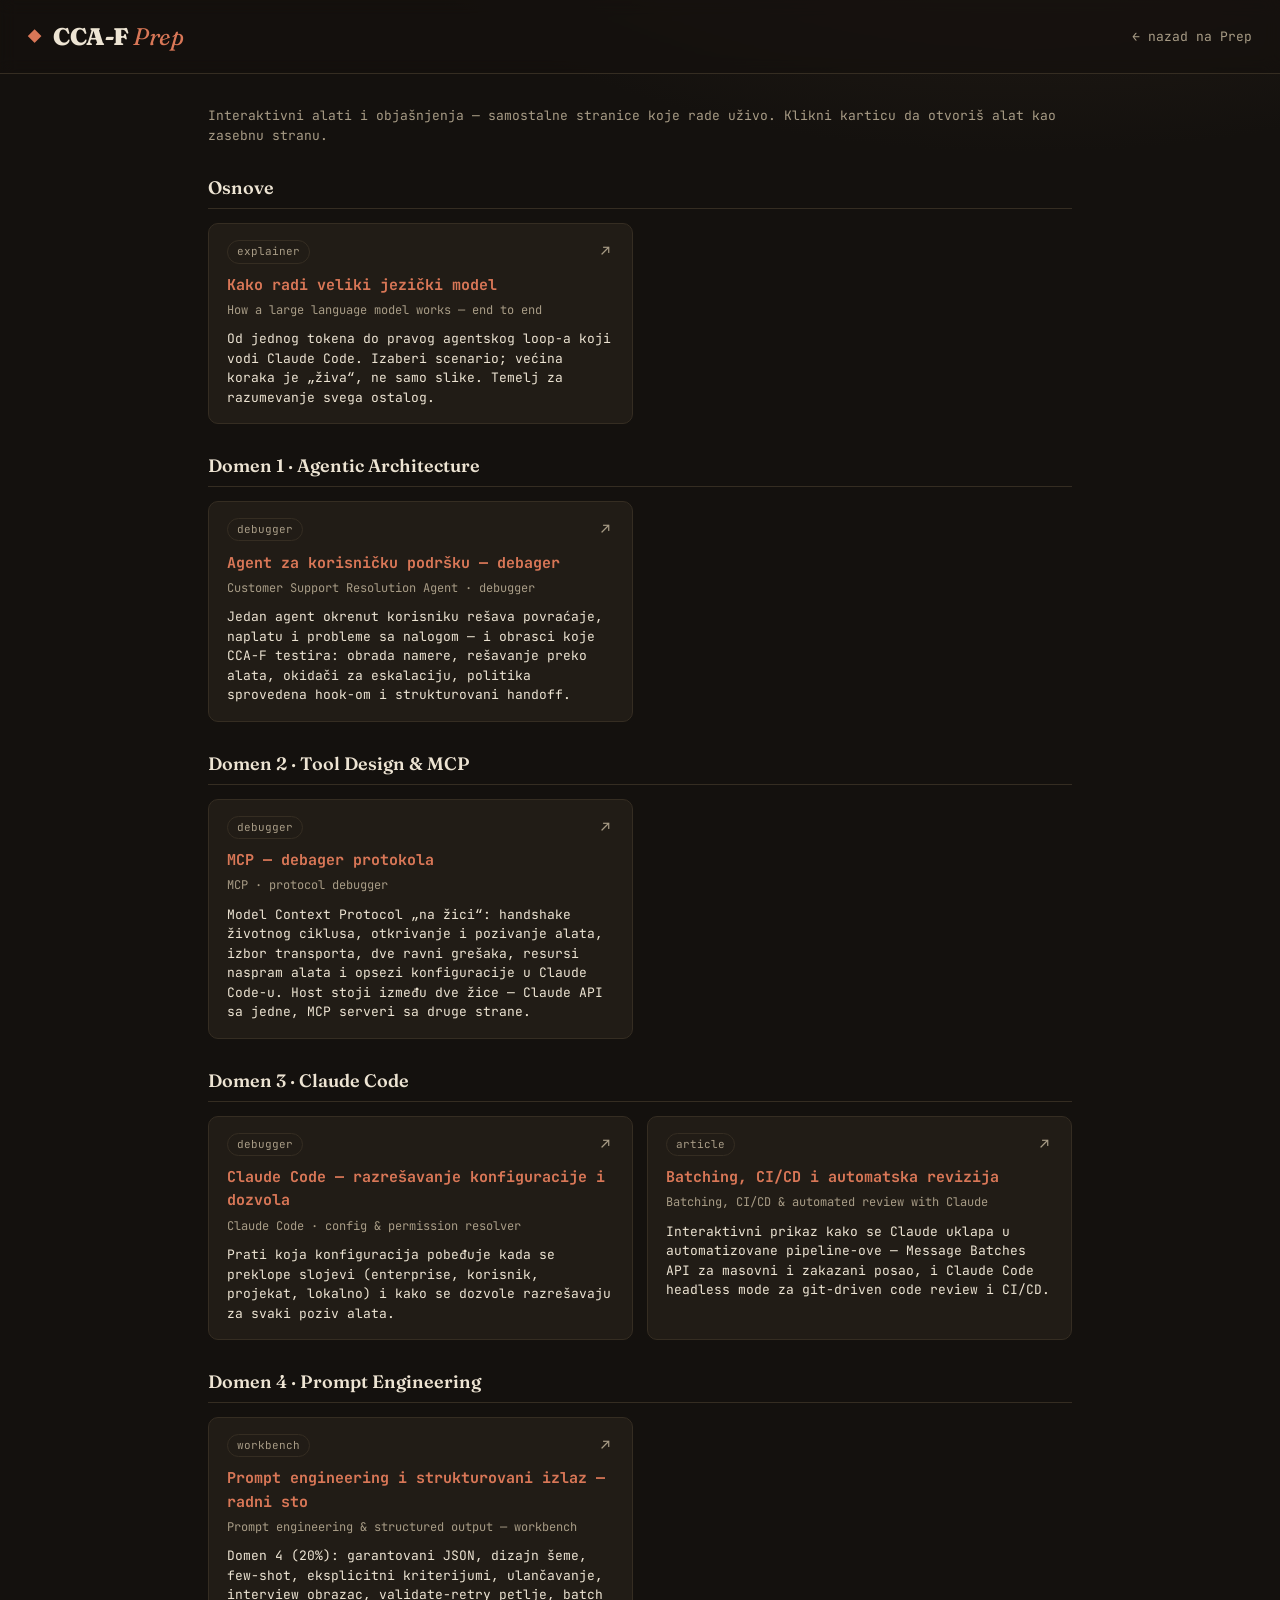
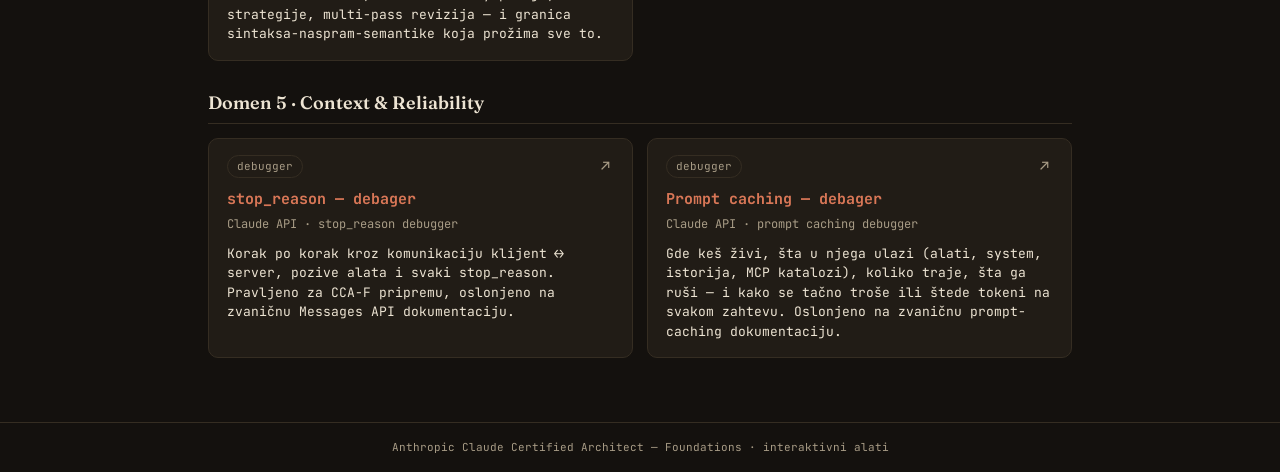
<file: interactive/index.html>
<!DOCTYPE html>
<html lang="sr">
<head>
  <meta charset="UTF-8" />
  <meta name="viewport" content="width=device-width, initial-scale=1.0" />
  <title>Interaktivno · CCA-F Prep</title>
  <link rel="preconnect" href="https://fonts.googleapis.com" />
  <link rel="preconnect" href="https://fonts.gstatic.com" crossorigin />
  <link href="https://fonts.googleapis.com/css2?family=Fraunces:opsz,wght@9..144,400;9..144,600;9..144,900&family=JetBrains+Mono:wght@400;500;700&display=swap" rel="stylesheet" />
  <link rel="stylesheet" href="../style.css" />
  <style>
    /* page-local: standalone interactive gallery */
    a.ix-card { text-decoration: none; color: inherit; }
    .ix-back { margin-left: auto; color: var(--ink-dim); font-size: 13px; text-decoration: none; }
    .ix-back:hover { color: var(--accent); }
  </style>
</head>
<body>
  <header>
    <div class="brand">
      <span class="logo">◆</span>
      <h1>CCA-F&nbsp;<span class="sub">Prep</span></h1>
    </div>
    <a class="ix-back" href="../">← nazad na Prep</a>
  </header>

  <main id="app">
    <p class="loading">Učitavam…</p>
  </main>

  <footer>
    <span>Anthropic Claude Certified Architect — Foundations · interaktivni alati</span>
  </footer>

  <script>
    const IX_GROUPS = {
      0: "Osnove",
      1: "Domen 1 · Agentic Architecture",
      2: "Domen 2 · Tool Design & MCP",
      3: "Domen 3 · Claude Code",
      4: "Domen 4 · Prompt Engineering",
      5: "Domen 5 · Context & Reliability",
    };
    function esc(s) { return String(s).replace(/[&<>"]/g, (c) => ({ "&": "&amp;", "<": "&lt;", ">": "&gt;", '"': "&quot;" }[c])); }

    async function load() {
      const app = document.getElementById("app");
      let items;
      try {
        items = await fetch("../data/interactive.json").then((r) => r.json());
      } catch (e) {
        app.innerHTML = `<p class="empty">Ne mogu da učitam podatke. Pokreni sajt preko lokalnog servera (vidi README), ne otvaranjem fajla direktno.</p>`;
        return;
      }
      if (!items.length) { app.innerHTML = `<p class="empty">Nema interaktivnih alata.</p>`; return; }

      const groups = [...new Set(items.map((x) => x.group))].sort((a, b) => a - b);
      const sections = groups.map((g) => {
        const cards = items.filter((x) => x.group === g).map((x) => {
          const href = x.file.replace(/^interactive\//, "");
          return `
            <a class="ix-card" href="${esc(href)}">
              <div class="ix-card-top"><span class="pill">${esc(x.type)}</span><span class="ix-card-ext">↗</span></div>
              <h3 class="ix-card-title">${esc(x.title_sr)}</h3>
              <div class="ix-card-en">${esc(x.title)}</div>
              <p class="ix-card-desc">${esc(x.desc)}</p>
            </a>`;
        }).join("");
        return `<h2 class="ix-group-h">${esc(IX_GROUPS[g] || ("Grupa " + g))}</h2><div class="ix-grid">${cards}</div>`;
      }).join("");

      app.innerHTML = `
        <div class="ix-intro">
          <p>Interaktivni alati i objašnjenja — samostalne stranice koje rade uživo. Klikni karticu da otvoriš alat kao zasebnu stranu.</p>
        </div>
        ${sections}`;
    }

    load();
  </script>
</body>
</html>
</file>
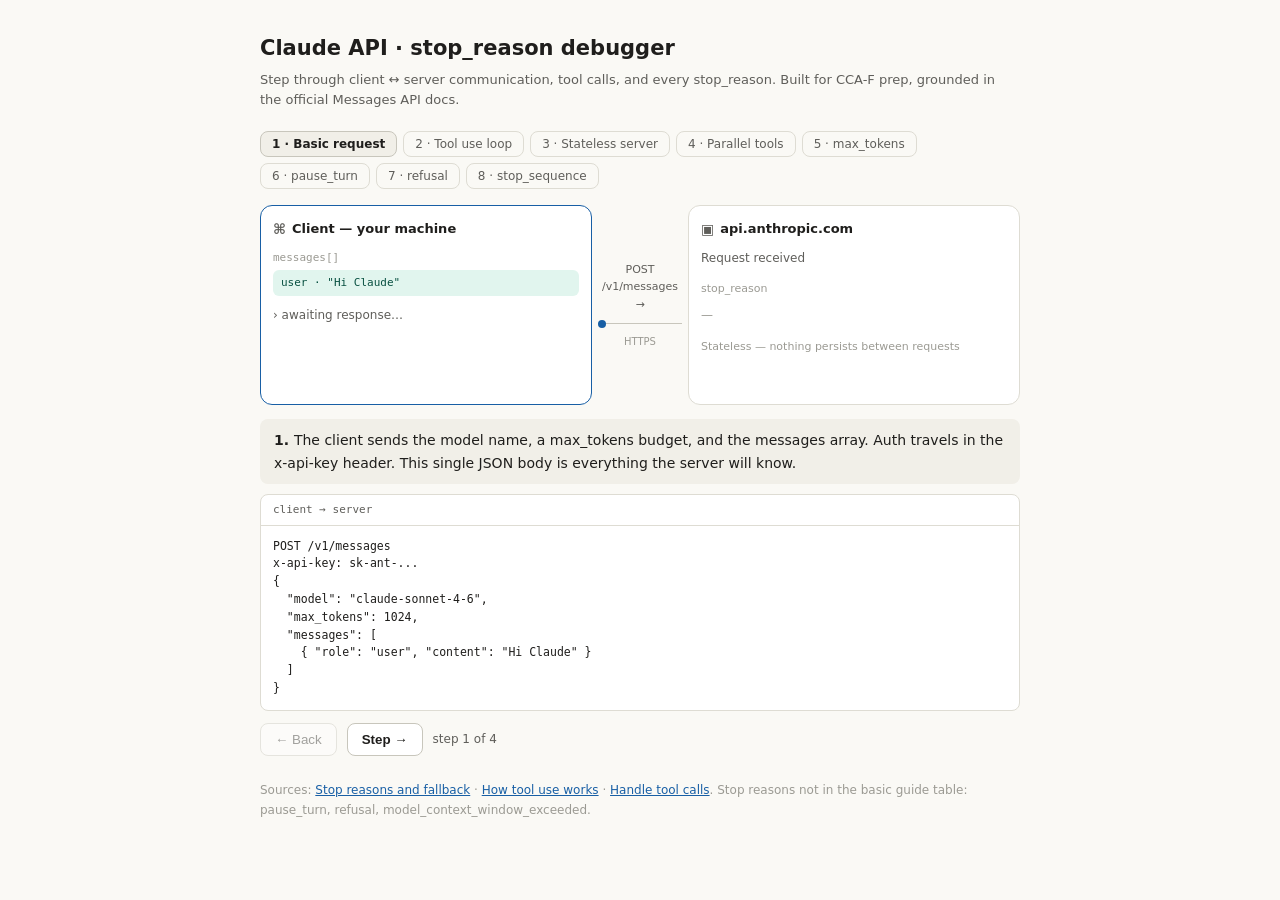
<file: interactive/claude-api-stop-reason-debugger.html>
<!DOCTYPE html>
<html lang="en">
<head>
<meta charset="utf-8">
<meta name="viewport" content="width=device-width, initial-scale=1">
<title>Claude API · stop_reason debugger</title>
<style>
:root{
  --bg:#faf9f5; --surface:#ffffff; --surface2:#f1efe8;
  --text:#1f1e1c; --text2:#5f5e5a; --text3:#9b9a93;
  --border:#dedcd3; --border2:#c8c6bc;
  --accent:#185fa5;
  --radius:12px; --radius-sm:8px;
  --mono:ui-monospace,'SF Mono','Cascadia Code','JetBrains Mono',Consolas,monospace;
}
@media (prefers-color-scheme: dark){
  :root{
    --bg:#1b1a18; --surface:#242320; --surface2:#2e2d29;
    --text:#e8e6df; --text2:#aaa89f; --text3:#75746c;
    --border:#3a3934; --border2:#4c4b44;
    --accent:#85b7eb;
  }
}
*{box-sizing:border-box}
body{margin:0;background:var(--bg);color:var(--text);font:16px/1.6 system-ui,-apple-system,'Segoe UI',sans-serif;padding:32px 16px}
.wrap{max-width:760px;margin:0 auto}
h1{font-size:21px;font-weight:600;margin:0 0 4px}
.sub{font-size:13px;color:var(--text2);margin:0 0 20px}
.pills{display:flex;flex-wrap:wrap;gap:6px;margin:0 0 16px}
.pill{font-size:12px;padding:5px 11px;border-radius:var(--radius-sm);cursor:pointer;border:1px solid var(--border);background:transparent;color:var(--text2);font-family:inherit}
.pill[aria-pressed="true"]{background:var(--surface2);color:var(--text);border-color:var(--border2);font-weight:600}
.stage{display:grid;grid-template-columns:minmax(0,1fr) 96px minmax(0,1fr);align-items:stretch}
.panel{background:var(--surface);border:1px solid var(--border);border-radius:var(--radius);padding:12px;transition:border-color .3s;min-height:200px}
.panel.live{border-color:var(--accent)}
.ph{display:flex;align-items:center;gap:6px;margin-bottom:8px;font-size:13px;font-weight:600}
.ph .glyph{color:var(--text2);font-size:14px}
.mlabel{font-size:11px;color:var(--text3);font-family:var(--mono);margin-bottom:4px}
.chip{font-size:11px;font-family:var(--mono);padding:4px 8px;border-radius:6px;margin:3px 0;display:block}
.cstat,.sstat{font-size:12px;color:var(--text2)}
.cstat{margin-top:10px}
.wire{display:flex;flex-direction:column;justify-content:center;align-items:center;padding:0 6px}
.wl{font-size:11px;color:var(--text2);text-align:center;margin-bottom:6px;min-height:28px}
.line{position:relative;width:100%;height:8px}
.line::before{content:"";position:absolute;top:3.5px;left:0;right:0;height:1px;background:var(--border2)}
.dot{position:absolute;top:0;width:8px;height:8px;border-radius:50%;background:var(--accent);display:none}
@media (prefers-reduced-motion: no-preference){
  @keyframes goR{from{left:0}to{left:calc(100% - 8px)}}
  @keyframes goL{from{left:calc(100% - 8px)}to{left:0}}
  @keyframes pulse{0%,100%{opacity:1}50%{opacity:.45}}
  .dotR{animation:goR 1.1s ease-in-out infinite}
  .dotL{animation:goL 1.1s ease-in-out infinite}
  .busy{animation:pulse 1.2s ease-in-out infinite}
}
.explain{font-size:14px;line-height:1.6;margin:14px 0 10px;padding:10px 14px;background:var(--surface2);border-radius:var(--radius-sm)}
.payload{border:1px solid var(--border);border-radius:var(--radius-sm);overflow:hidden;background:var(--surface)}
.phead{font-size:11px;font-family:var(--mono);padding:6px 12px;border-bottom:1px solid var(--border);color:var(--text2)}
pre{margin:0;padding:12px;font-size:11.5px;font-family:var(--mono);line-height:1.55;white-space:pre-wrap;word-break:break-word;color:var(--text)}
.ctrl{display:flex;align-items:center;gap:10px;margin-top:12px}
button{font:13px/1 inherit;padding:8px 14px;border-radius:var(--radius-sm);border:1px solid var(--border2);background:var(--surface);color:var(--text);cursor:pointer}
button:hover:not(:disabled){background:var(--surface2)}
button:disabled{opacity:.4;cursor:default}
.stepn{font-size:12px;color:var(--text2)}
.foot{font-size:12px;color:var(--text3);margin-top:24px;line-height:1.7}
.foot a{color:var(--accent)}
@media (max-width:640px){.stage{grid-template-columns:1fr}.wire{flex-direction:row;gap:10px;padding:10px 0}.line{width:120px}.wl{margin:0;min-height:auto}}
</style>
</head>
<body>
<div class="wrap">
<h1>Claude API · stop_reason debugger</h1>
<p class="sub">Step through client ↔ server communication, tool calls, and every stop_reason. Built for CCA-F prep, grounded in the official Messages API docs.</p>

<div class="pills" id="pills"></div>

<div class="stage">
  <div class="panel" id="cpanel">
    <div class="ph"><span class="glyph">⌘</span>Client — your machine</div>
    <div class="mlabel">messages[]</div>
    <div id="cmsgs"></div>
    <div class="cstat" id="cstat"></div>
  </div>
  <div class="wire">
    <div class="wl" id="wlabel"></div>
    <div class="line"><div class="dot" id="dot"></div></div>
    <div style="font-size:10px;color:var(--text3);margin-top:6px">HTTPS</div>
  </div>
  <div class="panel" id="spanel">
    <div class="ph"><span class="glyph">▣</span>api.anthropic.com</div>
    <div class="sstat" id="sstat"></div>
    <div style="margin-top:12px;font-size:11px;color:var(--text3)">stop_reason</div>
    <div id="srb" style="margin-top:4px"></div>
    <div style="margin-top:12px;font-size:11px;color:var(--text3);line-height:1.5">Stateless — nothing persists between requests</div>
  </div>
</div>

<div class="explain" id="explain"></div>

<div class="payload">
  <div class="phead" id="phead">on the wire</div>
  <pre id="pcode"></pre>
</div>

<div class="ctrl">
  <button id="prev" onclick="mv(-1)">← Back</button>
  <button id="next" onclick="mv(1)" style="font-weight:600">Step →</button>
  <span class="stepn" id="stepn"></span>
</div>

<p class="foot">Sources: <a href="https://platform.claude.com/docs/en/build-with-claude/handling-stop-reasons">Stop reasons and fallback</a> · <a href="https://platform.claude.com/docs/en/agents-and-tools/tool-use/how-tool-use-works">How tool use works</a> · <a href="https://platform.claude.com/docs/en/agents-and-tools/tool-use/implement-tool-use">Handle tool calls</a>. Stop reasons not in the basic guide table: pause_turn, refusal, model_context_window_exceeded.</p>
</div>

<script>
const C={u:["#E1F5EE","#085041","user"],a:["#EEEDFE","#3C3489","assistant"],t:["#FAEEDA","#633806","user"],x:["#EEEDFE","#3C3489","assistant"]};
const SR={end_turn:["#EAF3DE","#27500A"],tool_use:["#EEEDFE","#3C3489"],max_tokens:["#FAEEDA","#633806"],pause_turn:["#E6F1FB","#0C447C"],refusal:["#FCEBEB","#791F1F"],stop_sequence:["#F1EFE8","#444441"],model_context_window_exceeded:["#FAEEDA","#633806"]};
const U1='{ "role": "user", "content": "Weather in Belgrade?" }';
const S=[
{n:"1 · Basic request",steps:[
{d:"send",w:"POST /v1/messages →",e:"The client sends the model name, a max_tokens budget, and the messages array. Auth travels in the x-api-key header. This single JSON body is everything the server will know.",p:'POST /v1/messages\nx-api-key: sk-ant-...\n{\n  "model": "claude-sonnet-4-6",\n  "max_tokens": 1024,\n  "messages": [\n    { "role": "user", "content": "Hi Claude" }\n  ]\n}',m:[["u",'"Hi Claude"']],cs:"awaiting response…",ss:"Request received",sr:null},
{d:"server",w:"",e:"The model samples tokens one by one until it decides its turn is complete. There is no session, no memory — the request body is the entire universe for this call.",p:"(model generating…)",m:[["u",'"Hi Claude"']],cs:"awaiting response…",ss:"Sampling tokens…",sr:null},
{d:"recv",w:"← 200 OK",e:"Every successful response carries stop_reason. Here it is end_turn — the model finished naturally. stop_reason is not an error: errors are HTTP 4xx/5xx, stop reasons ride inside a 200.",p:'200 OK\n{\n  "id": "msg_01XFDU...",\n  "role": "assistant",\n  "content": [\n    { "type": "text", "text": "Hello! How can I help?" }\n  ],\n  "stop_reason": "end_turn",\n  "usage": { "input_tokens": 10, "output_tokens": 12 }\n}',m:[["u",'"Hi Claude"']],cs:"reading response",ss:"Done — state discarded",sr:"end_turn"},
{d:"client",w:"",e:"The client appends the assistant message to its local array and renders the text. That local array is the only memory anywhere in this system.",p:'if (resp.stop_reason === "end_turn") {\n  messages.push({ role: "assistant", content: resp.content });\n  render(resp.content);\n}',m:[["u",'"Hi Claude"'],["a",'text: "Hello! How can…"']],cs:"idle",ss:"Idle",sr:"end_turn"}]},

{n:"2 · Tool use loop",steps:[
{d:"send",w:"POST /v1/messages →",e:"Tools are defined as JSON schemas in the request. The description field is how the model picks between tools — it is the primary selection mechanism, not the name. tool_choice auto lets the model decide.",p:'POST /v1/messages\n{\n  "model": "claude-sonnet-4-6",\n  "max_tokens": 1024,\n  "tools": [{\n    "name": "get_weather",\n    "description": "Get current weather for a city...",\n    "input_schema": { "type": "object",\n      "properties": { "city": { "type": "string" } },\n      "required": ["city"] }\n  }],\n  "tool_choice": { "type": "auto" },\n  "messages": [ '+U1+' ]\n}',m:[["u",'"Weather in Belgrade?"']],cs:"awaiting response…",ss:"Request received",sr:null},
{d:"server",w:"",e:"The model never executes anything. It reads the schemas, decides a tool is needed, and emits a structured tool_use content block — a request for YOU to run something.",p:"(model decides: I need get_weather)",m:[["u",'"Weather in Belgrade?"']],cs:"awaiting response…",ss:"Sampling — emits tool_use block",sr:null},
{d:"recv",w:"← 200 OK",e:"stop_reason tool_use is the loop-control signal: the model is paused, waiting for a result. Note the id — you will need it to match the result back.",p:'200 OK\n{\n  "content": [\n    { "type": "tool_use",\n      "id": "toolu_01A09q90",\n      "name": "get_weather",\n      "input": { "city": "Belgrade" } }\n  ],\n  "stop_reason": "tool_use"\n}',m:[["u",'"Weather in Belgrade?"']],cs:"reading response",ss:"Paused — waiting for result",sr:"tool_use"},
{d:"client",w:"",e:"Step one on the client: append the assistant message to history exactly as received. Step two: actually run the function — on your machine, with your code, your credentials, your network.",p:'messages.push({ role: "assistant", content: resp.content });\nconst result = get_weather("Belgrade");\n// → "22°C, clear skies"',m:[["u",'"Weather in Belgrade?"'],["x","tool_use: get_weather"]],cs:"executing get_weather()…",ss:"Idle (stateless)",sr:"tool_use"},
{d:"send",w:"POST /v1/messages →",e:"The result goes back as a tool_result block inside a NEW user message, matched by tool_use_id — and the FULL history rides along. Critical: nothing after the tool_result block. Adding trailing text teaches the model to end its turn early (the empty end_turn bug).",p:'POST /v1/messages\n{\n  "tools": [ ...same tools... ],\n  "messages": [\n    '+U1+',\n    { "role": "assistant", "content": [\n      { "type": "tool_use", "id": "toolu_01A09q90", ... } ] },\n    { "role": "user", "content": [\n      { "type": "tool_result",\n        "tool_use_id": "toolu_01A09q90",\n        "content": "22°C, clear skies" } ] }\n  ]\n}',m:[["u",'"Weather in Belgrade?"'],["x","tool_use: get_weather"],["t","tool_result: 22°C, clear"]],cs:"awaiting response…",ss:"Request received",sr:null},
{d:"recv",w:"← 200 OK",e:"The model reads the result and composes the final answer. end_turn exits the loop. The whole pattern: while stop_reason == tool_use → execute, append, resend. Never use text parsing or iteration caps as the primary completion signal.",p:'200 OK\n{\n  "content": [\n    { "type": "text",\n      "text": "It is 22°C and clear in Belgrade." }\n  ],\n  "stop_reason": "end_turn"\n}',m:[["u",'"Weather in Belgrade?"'],["x","tool_use: get_weather"],["t","tool_result: 22°C, clear"],["a","text: final answer"]],cs:"loop exits — render",ss:"Done",sr:"end_turn"}]},

{n:"3 · Stateless server",steps:[
{d:"send",w:"POST /v1/messages →",e:"Turn one. A single user message goes up.",p:'{\n  "messages": [\n    { "role": "user", "content": "Capital of Serbia?" }\n  ]\n}',m:[["u",'"Capital of Serbia?"']],cs:"awaiting response…",ss:"Request received",sr:null},
{d:"recv",w:"← 200 OK",e:"The model answers and immediately forgets everything. There is no session object, no conversation id that stores content — the response id is just a label.",p:'{\n  "content": [{ "type": "text", "text": "Belgrade." }],\n  "stop_reason": "end_turn"\n}',m:[["u",'"Capital of Serbia?"'],["a",'text: "Belgrade."']],cs:"rendered",ss:"State discarded",sr:"end_turn"},
{d:"client",w:"",e:"The user asks a follow-up with a pronoun: 'How many people live there?' — 'there' only makes sense with context. The server has none.",p:'messages.push({ role: "user",\n  content: "How many people live there?" });',m:[["u",'"Capital of Serbia?"'],["a",'text: "Belgrade."'],["u",'"How many people live there?"']],cs:"building request",ss:"Idle",sr:null},
{d:"send",w:"POST /v1/messages →",e:"The client replays the ENTIRE history every call. Context exists only because you resend it. Side effect: input tokens grow every turn — this is why prompt caching matters in long conversations.",p:'{\n  "messages": [\n    { "role": "user", "content": "Capital of Serbia?" },\n    { "role": "assistant", "content": "Belgrade." },\n    { "role": "user", "content": "How many people live there?" }\n  ]\n}',m:[["u",'"Capital of Serbia?"'],["a",'text: "Belgrade."'],["u",'"How many people live there?"']],cs:"awaiting response…",ss:"Request received",sr:null},
{d:"recv",w:"← 200 OK",e:"The model resolves 'there' → Belgrade only because the history was replayed. Drop a message from the array and that knowledge is gone forever.",p:'{\n  "content": [{ "type": "text",\n    "text": "Around 1.7 million in the metro area." }],\n  "stop_reason": "end_turn"\n}',m:[["u",'"Capital of Serbia?"'],["a",'text: "Belgrade."'],["u",'"How many people live there?"'],["a","text: population answer"]],cs:"rendered",ss:"State discarded",sr:"end_turn"}]},

{n:"4 · Parallel tools",steps:[
{d:"send",w:"POST /v1/messages →",e:"One question that needs two lookups.",p:'{\n  "tools": [ get_weather ],\n  "messages": [{ "role": "user",\n    "content": "Weather in Belgrade and Novi Sad?" }]\n}',m:[["u",'"Belgrade and Novi Sad?"']],cs:"awaiting response…",ss:"Request received",sr:null},
{d:"recv",w:"← 200 OK",e:"One assistant message can carry MULTIPLE tool_use blocks — that is parallel tool use. Still a single stop_reason: tool_use.",p:'{\n  "content": [\n    { "type": "tool_use", "id": "toolu_01",\n      "name": "get_weather", "input": { "city": "Belgrade" } },\n    { "type": "tool_use", "id": "toolu_02",\n      "name": "get_weather", "input": { "city": "Novi Sad" } }\n  ],\n  "stop_reason": "tool_use"\n}',m:[["u",'"Belgrade and Novi Sad?"']],cs:"reading response",ss:"Paused — 2 calls pending",sr:"tool_use"},
{d:"client",w:"",e:"The client can run both concurrently — asyncio.gather, Promise.all, whatever. The model does not care how, only that every id gets a result.",p:'messages.push({ role: "assistant", content: resp.content });\nconst [r1, r2] = await Promise.all([\n  get_weather("Belgrade"),\n  get_weather("Novi Sad")\n]);',m:[["u",'"Belgrade and Novi Sad?"'],["x","tool_use ×2"]],cs:"executing both in parallel…",ss:"Idle",sr:"tool_use"},
{d:"send",w:"POST /v1/messages →",e:"All results go back in ONE user message, one tool_result block per tool_use_id. Splitting them across multiple user messages is the classic mistake — the API expects every pending id answered in the next turn.",p:'{\n  "messages": [ ...history...,\n    { "role": "user", "content": [\n      { "type": "tool_result", "tool_use_id": "toolu_01",\n        "content": "22°C" },\n      { "type": "tool_result", "tool_use_id": "toolu_02",\n        "content": "21°C" }\n    ] }\n  ]\n}',m:[["u",'"Belgrade and Novi Sad?"'],["x","tool_use ×2"],["t","tool_result ×2"]],cs:"awaiting response…",ss:"Request received",sr:null},
{d:"recv",w:"← 200 OK",e:"Final synthesis, loop exits on end_turn.",p:'{\n  "content": [{ "type": "text",\n    "text": "Belgrade is 22°C, Novi Sad 21°C." }],\n  "stop_reason": "end_turn"\n}',m:[["u",'"Belgrade and Novi Sad?"'],["x","tool_use ×2"],["t","tool_result ×2"],["a","text: final answer"]],cs:"rendered",ss:"Done",sr:"end_turn"}]},

{n:"5 · max_tokens",steps:[
{d:"send",w:"POST /v1/messages →",e:"The budget is set far too low for a tool call.",p:'{\n  "max_tokens": 50,\n  "tools": [ get_weather ],\n  "messages": [ '+U1+' ]\n}',m:[["u",'"Weather in Belgrade?"']],cs:"awaiting response…",ss:"Request received",sr:null},
{d:"recv",w:"← 200 OK",e:"Generation was cut mid-stream: stop_reason max_tokens. The last content block is an INCOMPLETE tool_use — truncated JSON input you cannot execute.",p:'{\n  "content": [\n    { "type": "tool_use", "id": "toolu_01",\n      "name": "get_weather",\n      "input": { "ci...   ← truncated\n  ],\n  "stop_reason": "max_tokens"\n}',m:[["u",'"Weather in Belgrade?"']],cs:"reading response",ss:"Hit max_tokens cap",sr:"max_tokens"},
{d:"client",w:"",e:"Wrong fix: append the broken block and send a tool_result anyway. Right fix: retry the SAME request with a higher max_tokens — there is nothing to continue from, the call must be regenerated whole.",p:'if (resp.stop_reason === "max_tokens" &&\n    resp.content.at(-1).type === "tool_use") {\n  // retry, do not append the broken block\n  retry({ ...req, max_tokens: 4096 });\n}',m:[["u",'"Weather in Belgrade?"']],cs:"retrying with max_tokens: 4096",ss:"Idle",sr:"max_tokens"},
{d:"recv",w:"← 200 OK",e:"Sibling stop reason to know: model_context_window_exceeded — generation stopped because input + output hit the MODEL'S window, not your max_tokens. Lets you ask for max possible tokens without computing input size first. Both mean 'truncated, response still valid'.",p:'{\n  "content": [\n    { "type": "tool_use", "id": "toolu_02",\n      "name": "get_weather",\n      "input": { "city": "Belgrade" } }\n  ],\n  "stop_reason": "tool_use"   ← complete this time\n}',m:[["u",'"Weather in Belgrade?"'],["x","tool_use: complete"]],cs:"normal loop resumes",ss:"Done",sr:"tool_use"}]},

{n:"6 · pause_turn",steps:[
{d:"send",w:"POST /v1/messages →",e:"Server tools (web_search, web_fetch, code execution) are different: Anthropic executes them. You enable the tool; you never build a tool_result for it.",p:'{\n  "tools": [{ "type": "web_search_20250305",\n              "name": "web_search" }],\n  "messages": [{ "role": "user",\n    "content": "Research the latest MCP spec changes" }]\n}',m:[["u",'"Research latest MCP…"']],cs:"awaiting response…",ss:"Request received",sr:null},
{d:"server",w:"",e:"The server runs its OWN internal loop: search → read → search again → … all inside one request, without your participation. That loop has an iteration limit — default 10 per request.",p:"server loop:\n  search #1 → read → search #2 → read\n  → search #3 → ... iteration cap approaching",m:[["u",'"Research latest MCP…"']],cs:"awaiting response…",ss:"Internal sampling loop running…",sr:null},
{d:"recv",w:"← 200 OK",e:"Cap hit mid-task → stop_reason pause_turn. Tell-tale sign: a server_tool_use block with no matching server_tool_result after it. The turn is paused, not finished.",p:'{\n  "content": [\n    { "type": "server_tool_use", ... },\n    { "type": "web_search_tool_result", ... },\n    { "type": "server_tool_use", ... }  ← no result yet\n  ],\n  "stop_reason": "pause_turn"\n}',m:[["u",'"Research latest MCP…"']],cs:"reading response",ss:"Paused at iteration cap",sr:"pause_turn"},
{d:"send",w:"POST /v1/messages →",e:"Recovery is simple: append the assistant content AS-IS, keep the same tools, resend. No tool_result from you — the server executed everything. Production code wraps this in a max_continuations guard.",p:'{\n  "tools": [ same web_search tool ],\n  "messages": [\n    { "role": "user", "content": "Research..." },\n    { "role": "assistant",\n      "content": resp.content }   ← passed back as-is\n  ]\n}',m:[["u",'"Research latest MCP…"'],["x","paused turn content"]],cs:"continuing the turn…",ss:"Resuming internal loop",sr:null},
{d:"recv",w:"← 200 OK",e:"The model picks up where it left off and finishes. Any agent loop that enables server tools must handle pause_turn — it WILL eventually appear.",p:'{\n  "content": [{ "type": "text",\n    "text": "Here is what changed in the spec..." }],\n  "stop_reason": "end_turn"\n}',m:[["u",'"Research latest MCP…"'],["x","paused turn content"],["a","text: final report"]],cs:"rendered",ss:"Done",sr:"end_turn"}]},

{n:"7 · refusal",steps:[
{d:"send",w:"POST /v1/messages →",e:"A request the safety classifiers flag goes up like any other.",p:'{\n  "messages": [{ "role": "user",\n    "content": "[request flagged by classifiers]" }]\n}',m:[["u","[flagged request]"]],cs:"awaiting response…",ss:"Request received",sr:null},
{d:"recv",w:"← 200 OK",e:"Key exam fact: a refusal is HTTP 200, NOT an error. stop_reason refusal, and stop_details names the policy category (it is null for every other stop reason). Usage metrics still come back; if the refusal landed before any output was generated, you are not billed.",p:'200 OK   ← not 4xx!\n{\n  "content": [],\n  "stop_reason": "refusal",\n  "stop_details": { "category": "..." },\n  "usage": { "input_tokens": 92, "output_tokens": 0 }\n}',m:[["u","[flagged request]"]],cs:"reading response",ss:"Declined to generate",sr:"refusal"},
{d:"client",w:"",e:"Wrong fix: resend the same history — it will keep refusing forever. Right fix: reset context. Remove or rephrase the triggering turn, or clear history entirely, then continue. No refusal text is included — your app supplies the user-facing message.",p:'if (resp.stop_reason === "refusal") {\n  // do NOT retry as-is\n  messages = removeOrRephraseTriggeringTurn(messages);\n  notifyUser("That request could not be processed.");\n}',m:[["u","(history reset)"]],cs:"context reset",ss:"Idle",sr:"refusal"}]},

{n:"8 · stop_sequence",steps:[
{d:"send",w:"POST /v1/messages →",e:"Custom stop sequences let your app cut generation on a marker you define — handy for delimiting sections or forcing early exits.",p:'{\n  "stop_sequences": ["END", "STOP"],\n  "messages": [{ "role": "user",\n    "content": "List three cities then say END" }]\n}',m:[["u",'"List three cities…"']],cs:"awaiting response…",ss:"Request received",sr:null},
{d:"server",w:"",e:"The model generates normally; the moment its output matches one of your sequences, generation halts on the spot.",p:'generated so far:\n"1. Belgrade\\n2. Novi Sad\\n3. Niš\\nEND" ← match!',m:[["u",'"List three cities…"']],cs:"awaiting response…",ss:"Matched a stop sequence",sr:null},
{d:"recv",w:"← 200 OK",e:"stop_reason is stop_sequence, and the separate stop_sequence field tells you WHICH one matched. The sequence itself is not included in the content. Exam trap: a normal tool-use turn that finishes ends with end_turn — stop_sequence only ever appears if YOU configured sequences.",p:'{\n  "content": [{ "type": "text",\n    "text": "1. Belgrade\\n2. Novi Sad\\n3. Niš\\n" }],\n  "stop_reason": "stop_sequence",\n  "stop_sequence": "END"\n}',m:[["u",'"List three cities…"'],["a","text (no END inside)"]],cs:"rendered",ss:"Done",sr:"stop_sequence"}]}
];
let si=0,ti=0;
const $=id=>document.getElementById(id);
function pills(){$("pills").innerHTML=S.map((s,i)=>'<button class="pill" aria-pressed="'+(i===si)+'" onclick="go('+i+')">'+s.n+'</button>').join('')}
function chip(c){const[bg,tx,role]=C[c[0]];return '<span class="chip" style="background:'+bg+';color:'+tx+'">'+role+' · '+c[1]+'</span>'}
function draw(){
const st=S[si].steps[ti];
$("cmsgs").innerHTML=st.m.map(chip).join('')||'<span style="font-size:11px;color:var(--text3)">(empty)</span>';
$("cstat").textContent="› "+st.cs;
$("sstat").textContent=st.ss;
$("sstat").className="sstat"+(st.d==='server'?' busy':'');
if(st.sr){const[bg,tx]=SR[st.sr];$("srb").innerHTML='<span style="font-size:12px;font-family:var(--mono);font-weight:600;padding:4px 10px;border-radius:6px;background:'+bg+';color:'+tx+'">"'+st.sr+'"</span>'}
else $("srb").innerHTML='<span style="font-size:12px;color:var(--text3)">—</span>';
$("wlabel").textContent=st.w;
const dot=$("dot");
dot.className="dot "+(st.d==='send'?'dotR':st.d==='recv'?'dotL':'');
dot.style.display=(st.d==='send'||st.d==='recv')?'block':'none';
$("cpanel").className='panel'+((st.d==='client'||st.d==='send')?' live':'');
$("spanel").className='panel'+((st.d==='server'||st.d==='recv')?' live':'');
$("explain").innerHTML='<strong>'+(ti+1)+'. </strong>'+st.e;
$("phead").textContent=st.d==='send'?'client → server':st.d==='recv'?'server → client':st.d==='server'?'inside the server':'client-side code';
$("pcode").textContent=st.p;
$("stepn").textContent='step '+(ti+1)+' of '+S[si].steps.length;
$("prev").disabled=ti===0;
$("next").disabled=ti===S[si].steps.length-1;
pills();
}
function go(i){si=i;ti=0;draw()}
function mv(d){ti=Math.max(0,Math.min(S[si].steps.length-1,ti+d));draw()}
draw();
</script>
</body>
</html>
</file>
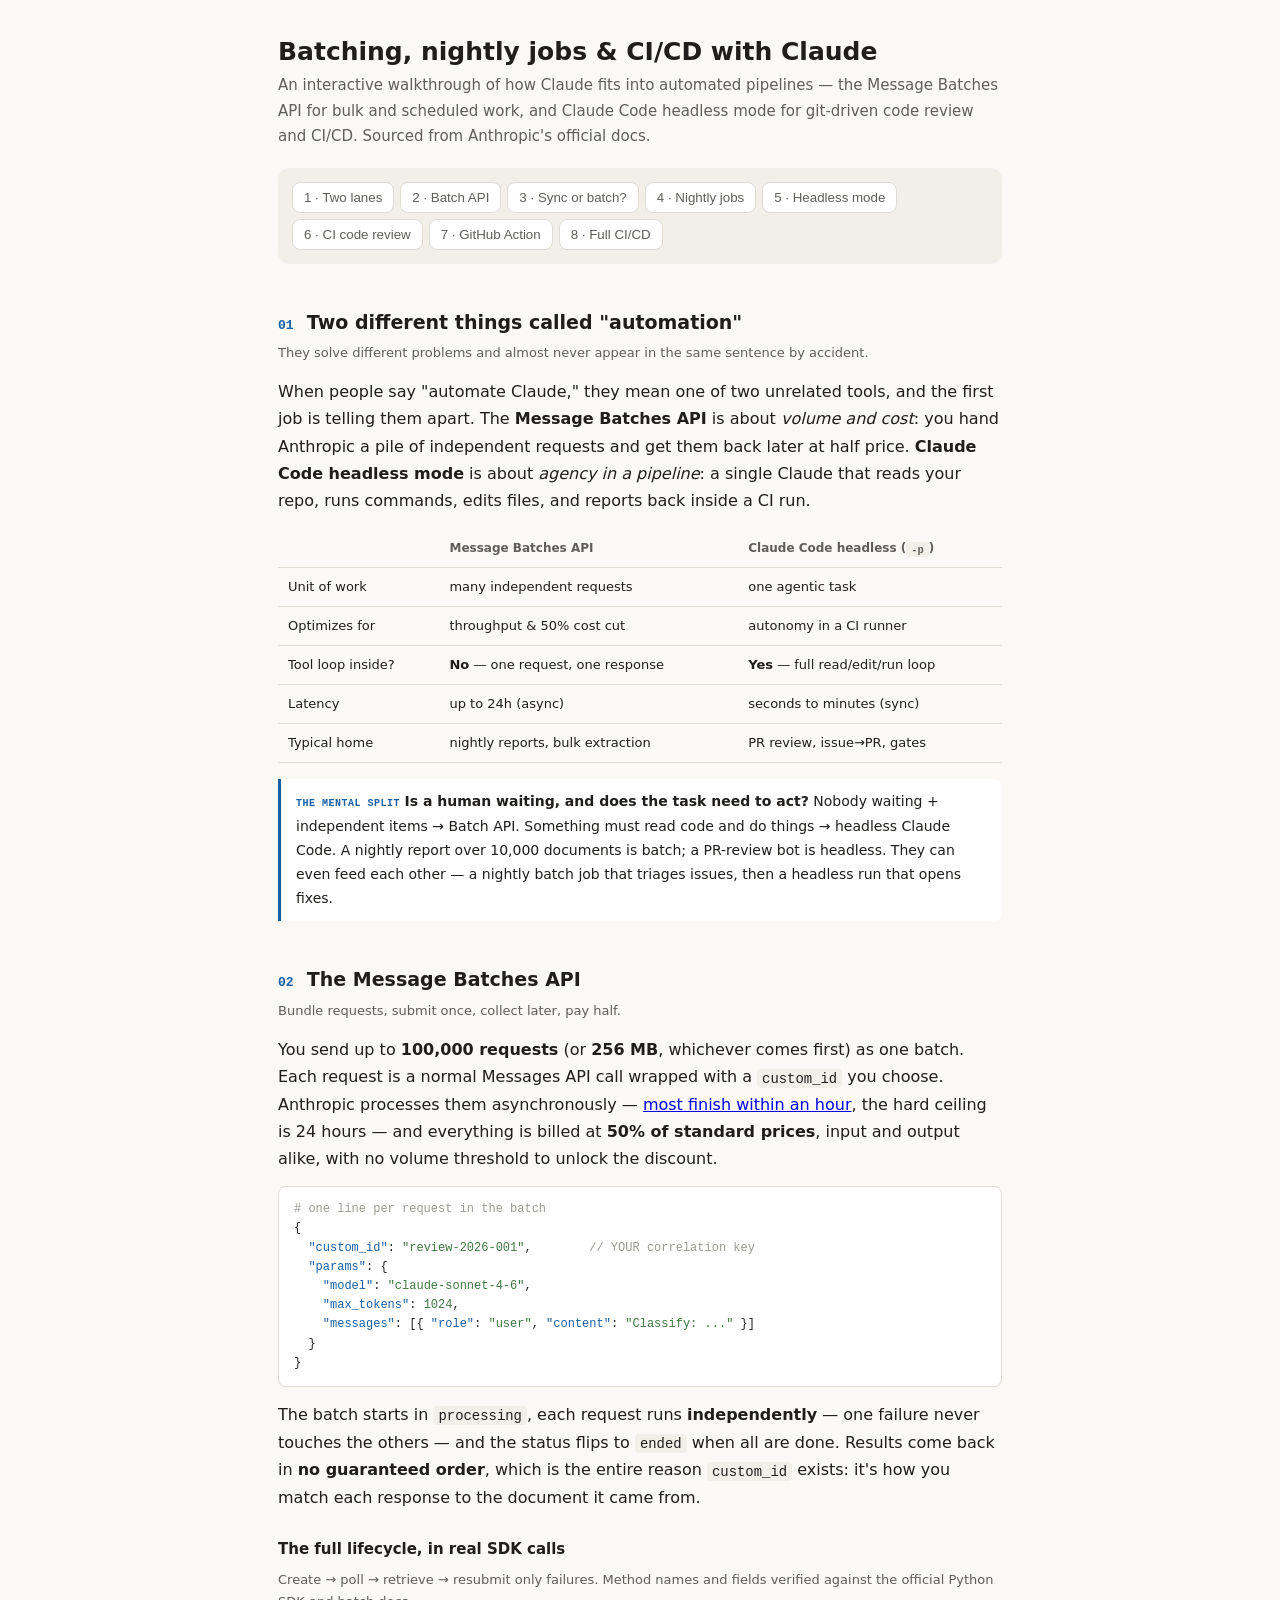
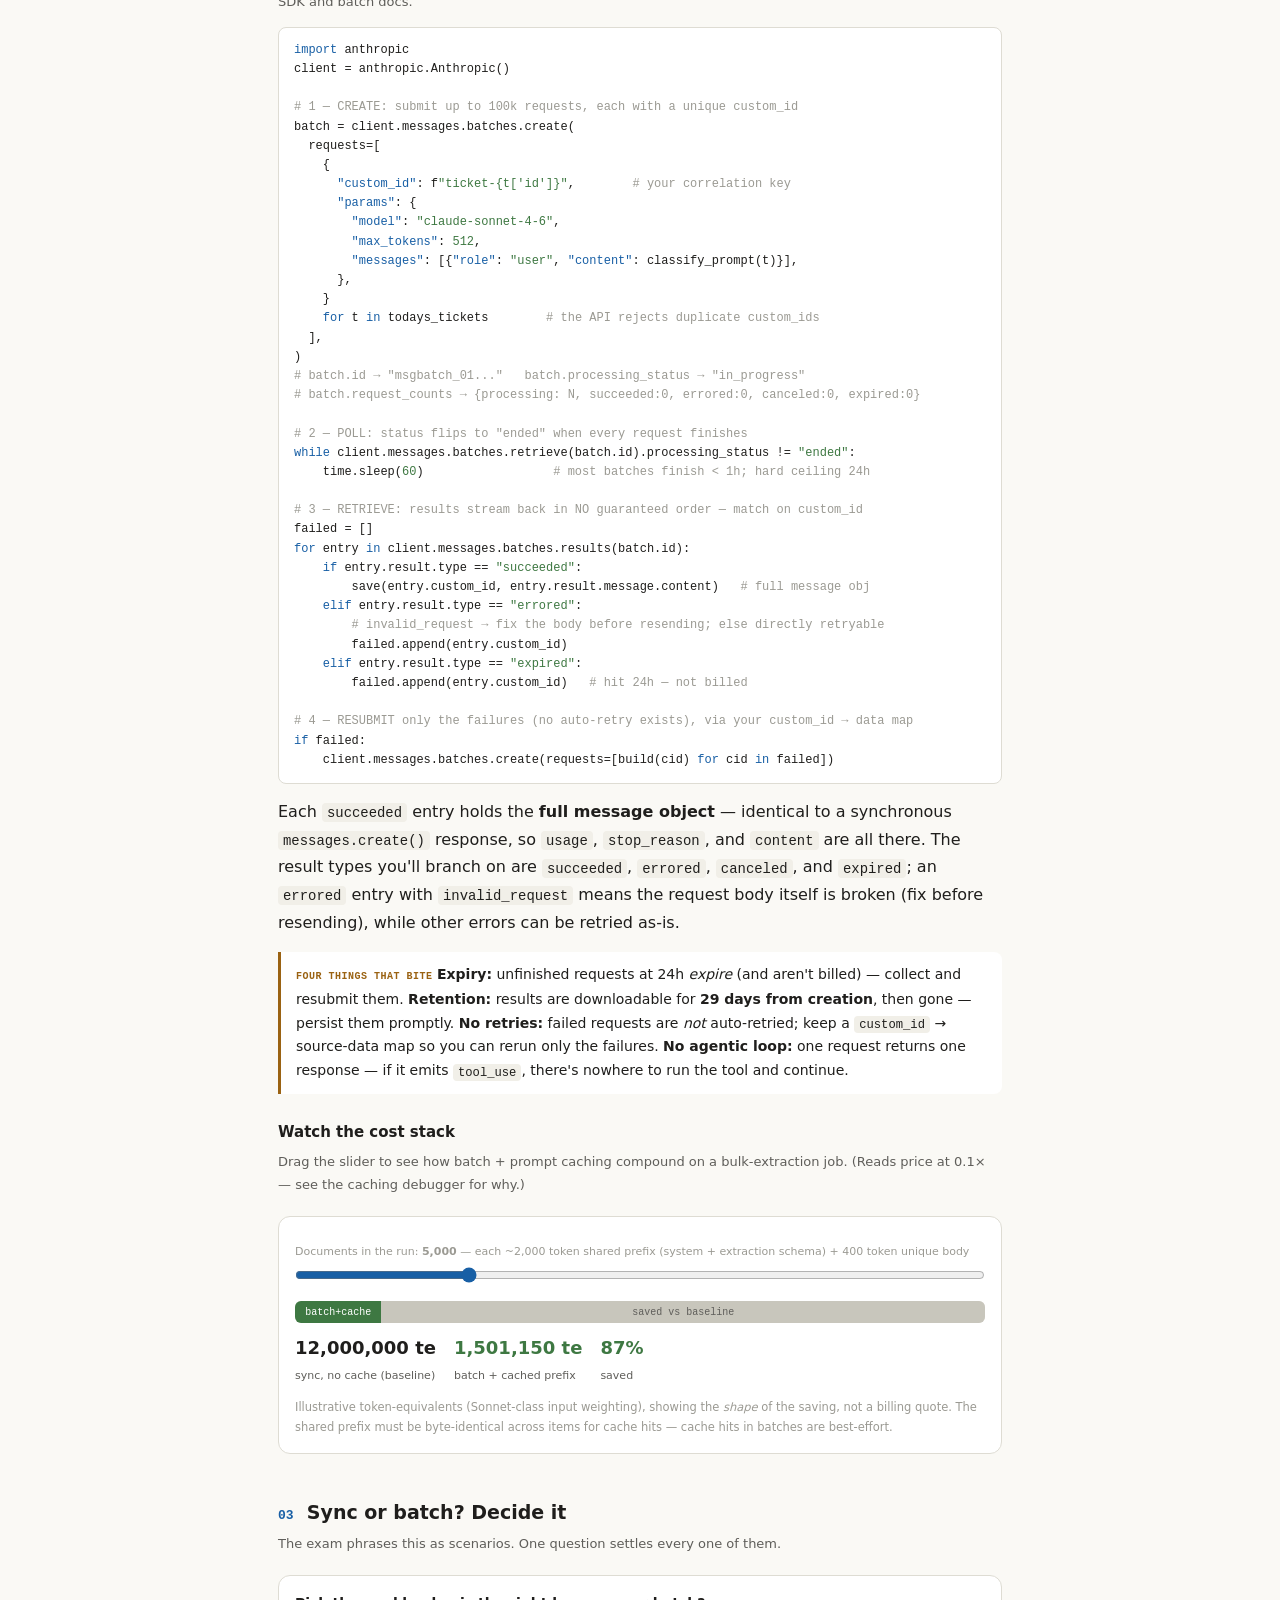
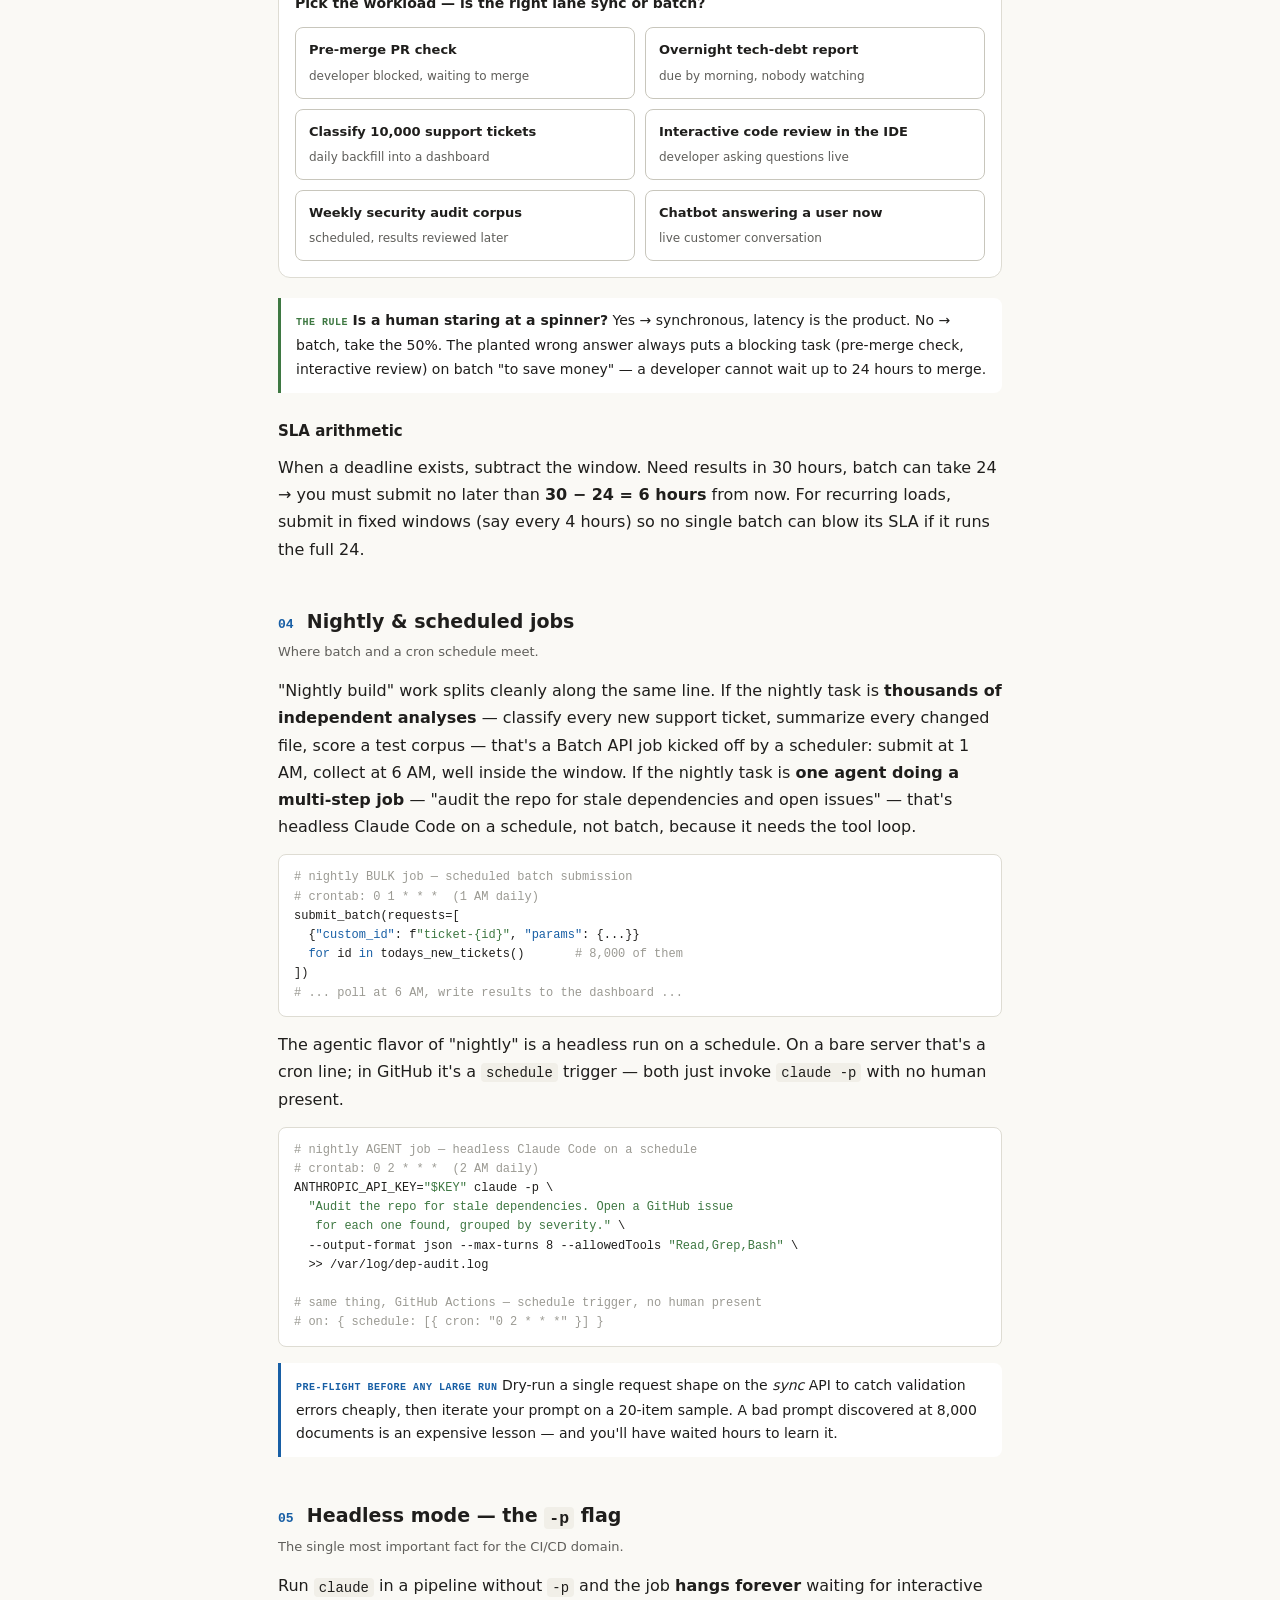
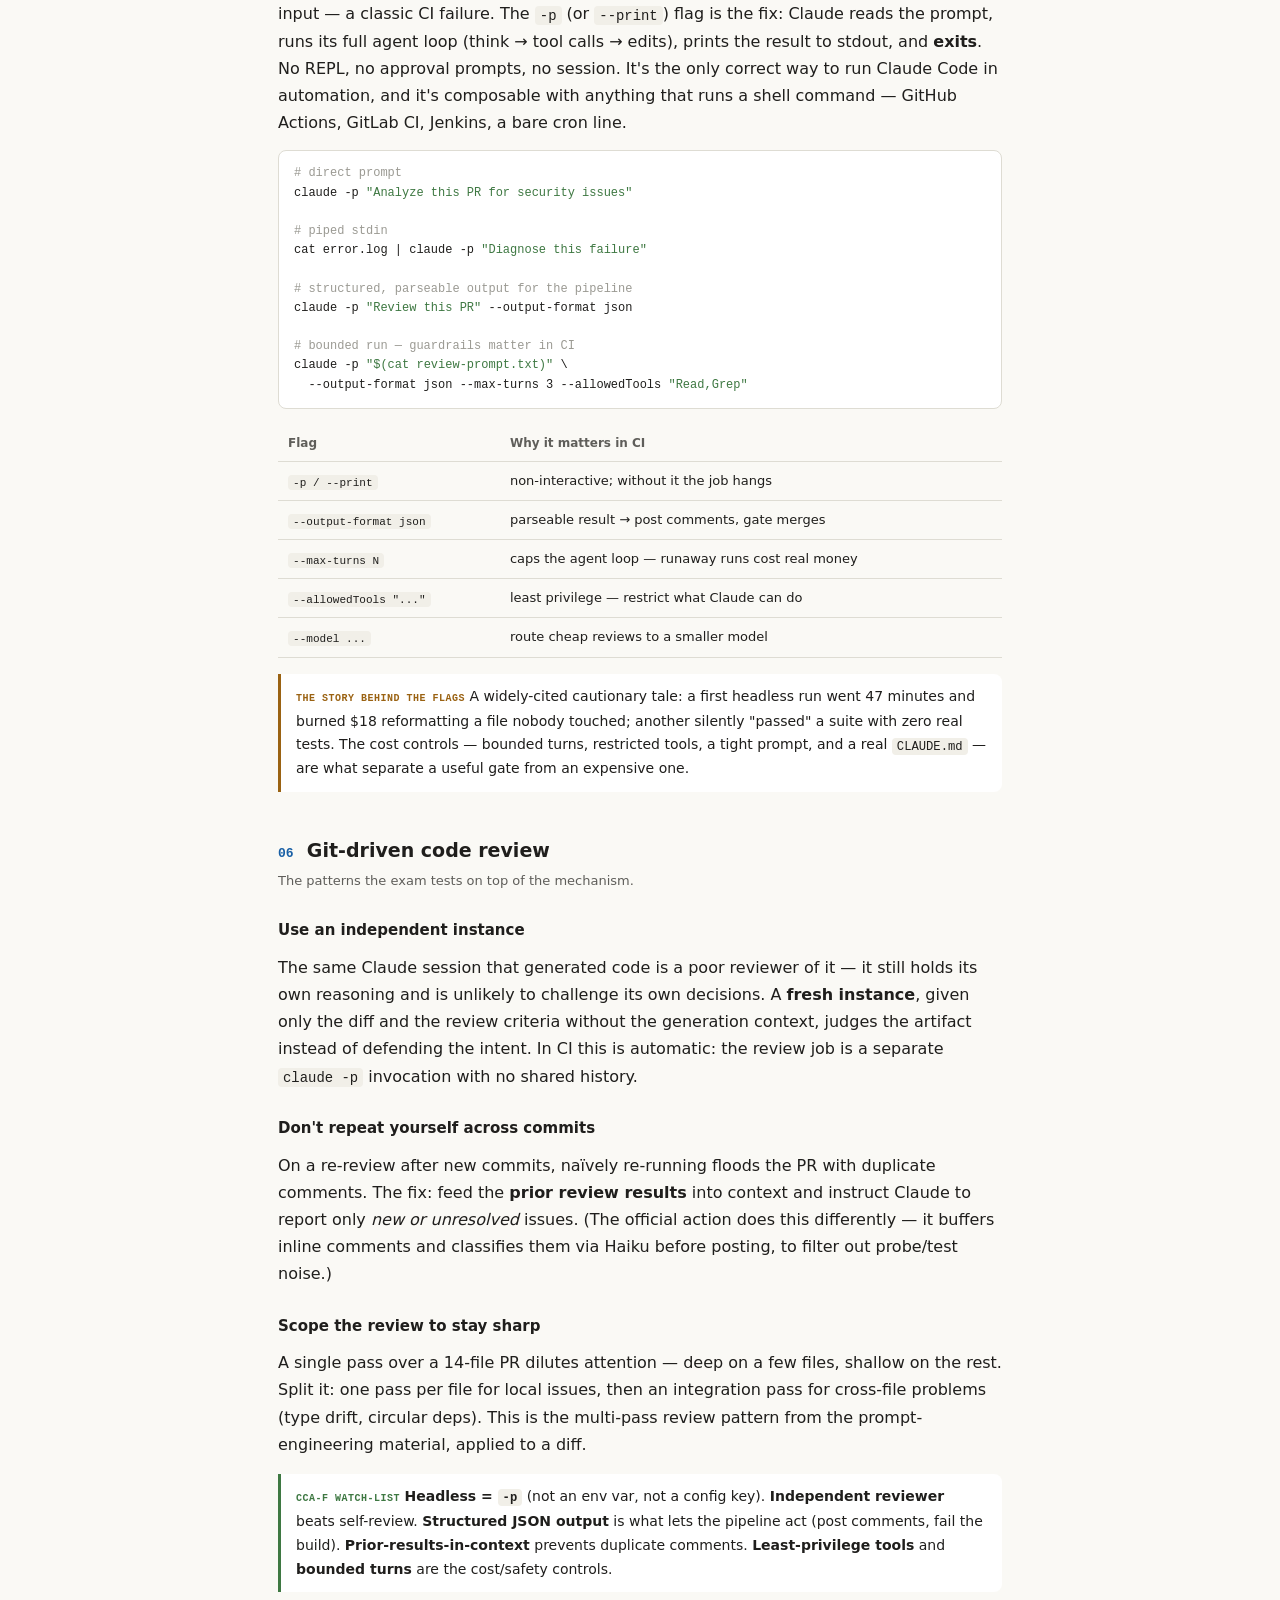
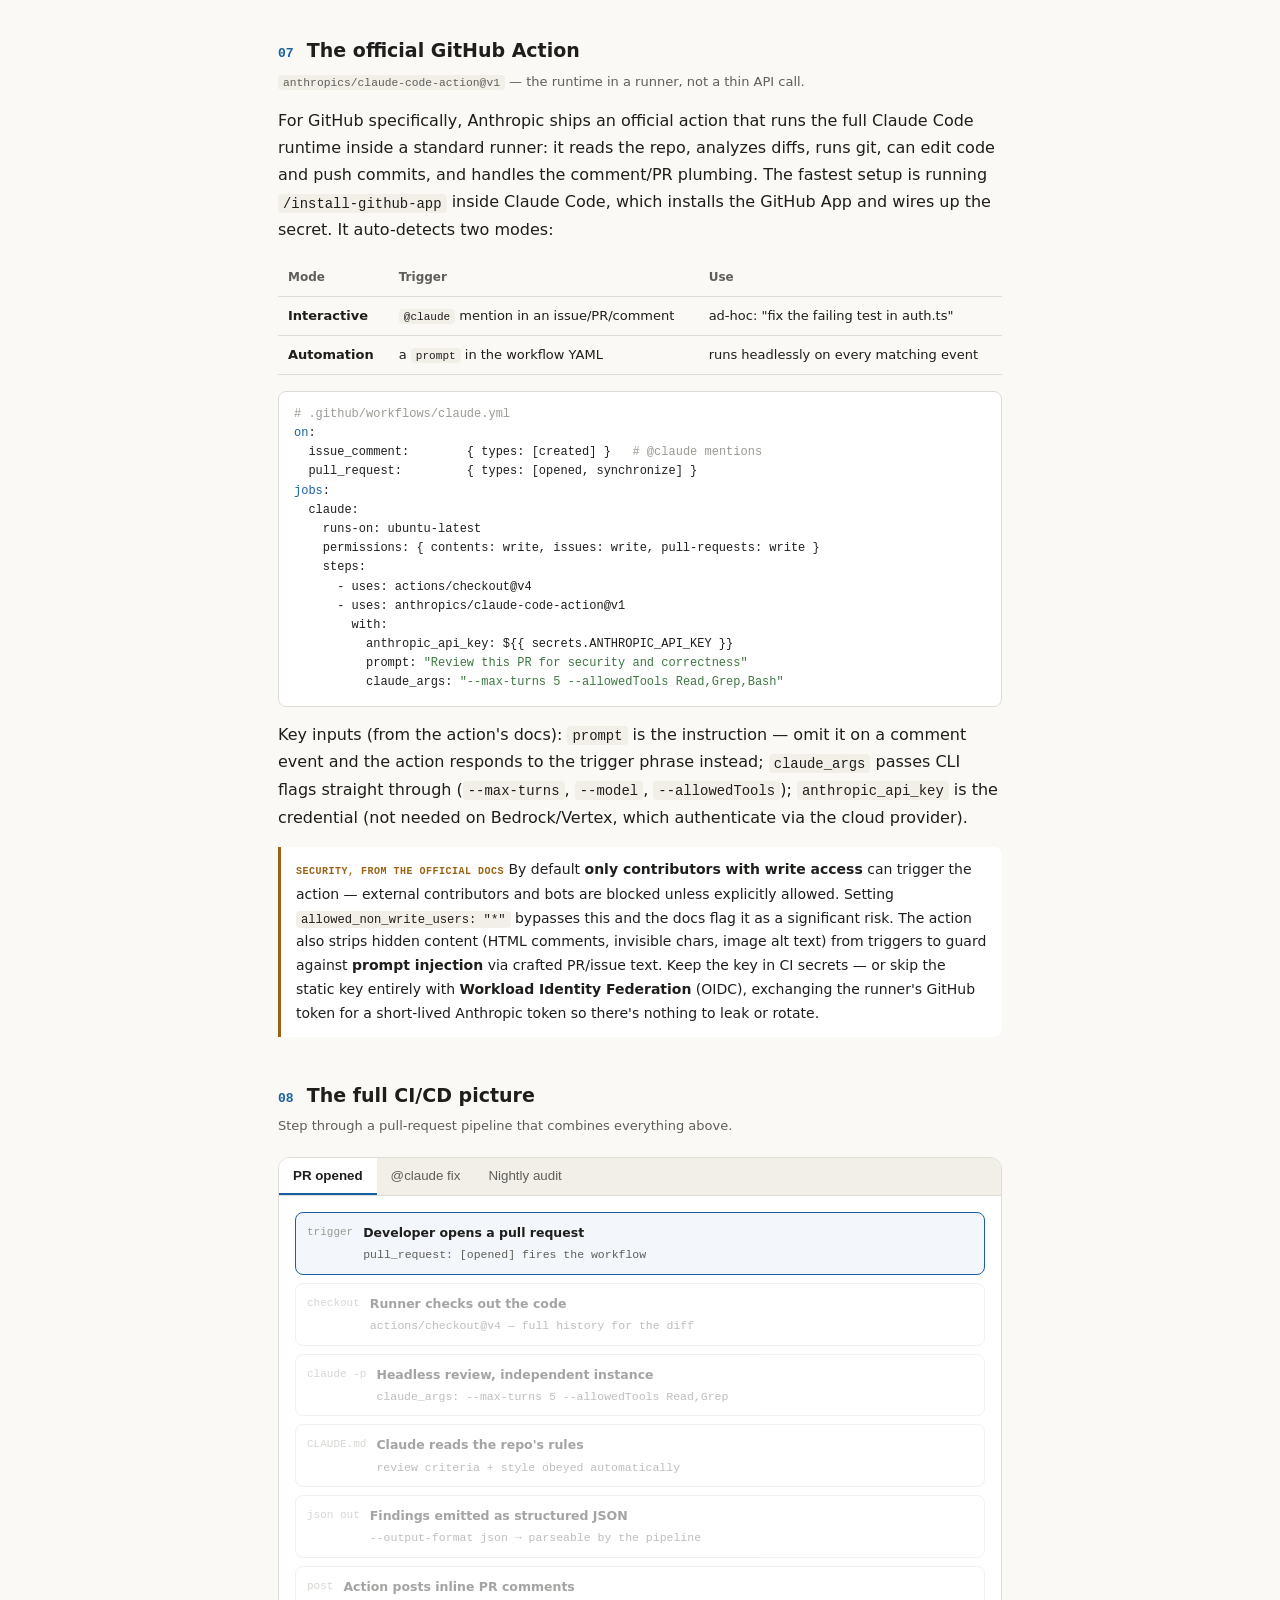
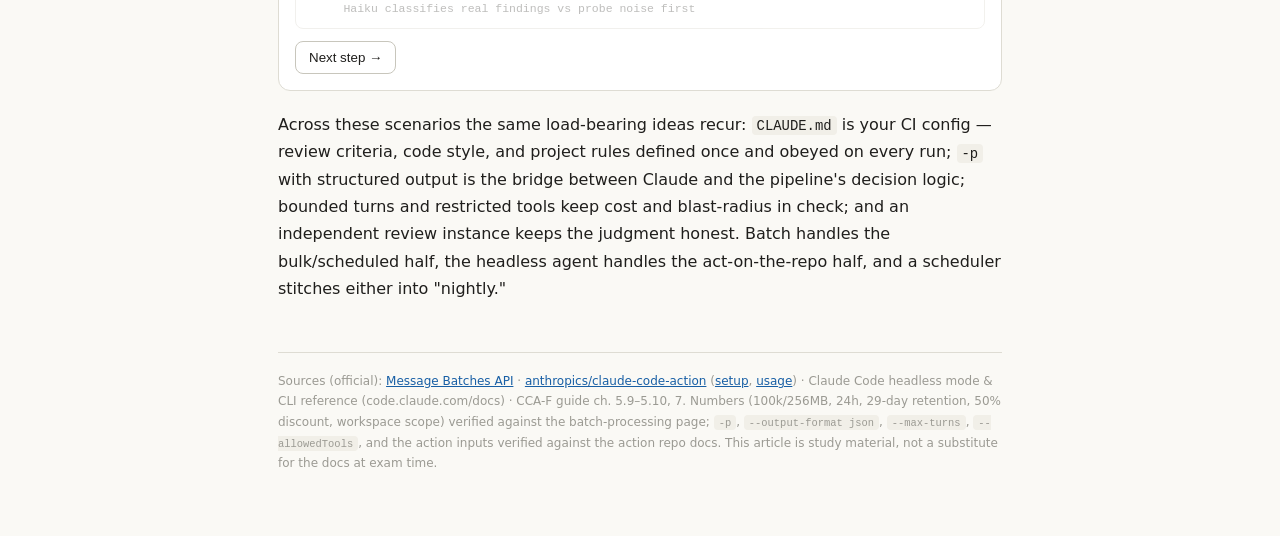
<file: interactive/claude-batching-cicd-article.html>
<!DOCTYPE html>
<html lang="en">
<head>
<meta charset="utf-8">
<meta name="viewport" content="width=device-width, initial-scale=1">
<title>Batching, CI/CD & automated review with Claude</title>
<style>
:root{
  --bg:#faf9f5; --surface:#ffffff; --surface2:#f1efe8;
  --text:#1f1e1c; --text2:#5f5e5a; --text3:#9b9a93;
  --border:#dedcd3; --border2:#c8c6bc;
  --accent:#185fa5; --good:#3E7842; --bad:#A33E3E; --warn:#9A6212;
  --radius:12px; --radius-sm:8px;
  --mono:ui-monospace,'SF Mono','Cascadia Code','JetBrains Mono',Consolas,monospace;
}
@media (prefers-color-scheme: dark){
  :root{
    --bg:#1b1a18; --surface:#242320; --surface2:#2e2d29;
    --text:#e8e6df; --text2:#aaa89f; --text3:#75746c;
    --border:#3a3934; --border2:#4c4b44;
    --accent:#85b7eb; --good:#7CB87F; --bad:#D98B8B; --warn:#D4A85A;
  }
}
*{box-sizing:border-box}
body{margin:0;background:var(--bg);color:var(--text);font:16px/1.7 system-ui,-apple-system,'Segoe UI',sans-serif;padding:0}
.wrap{max-width:760px;margin:0 auto;padding:36px 18px 80px}
h1{font-size:25px;font-weight:600;margin:0 0 6px;line-height:1.25}
.lede{font-size:15px;color:var(--text2);margin:0 0 8px}
.toc{display:flex;flex-wrap:wrap;gap:6px;margin:18px 0 30px;padding:14px;background:var(--surface2);border-radius:var(--radius)}
.toc button{font:12px/1 inherit;padding:7px 11px;border-radius:var(--radius-sm);background:var(--surface);border:1px solid var(--border);color:var(--text2);cursor:pointer}
.toc button:hover{border-color:var(--accent);color:var(--text)}
h2{font-size:19px;font-weight:600;margin:42px 0 4px;scroll-margin-top:18px}
.sectnum{font-family:var(--mono);font-size:13px;color:var(--accent);font-weight:600}
h3{font-size:15px;font-weight:600;margin:26px 0 6px}
p{margin:10px 0}
.lead{color:var(--text2);font-size:13px;margin:2px 0 14px}
code{font-family:var(--mono);font-size:.87em;background:var(--surface2);padding:1.5px 5px;border-radius:4px}
pre{background:var(--surface);border:1px solid var(--border);border-radius:var(--radius-sm);padding:13px 15px;overflow-x:auto;font-family:var(--mono);font-size:12px;line-height:1.6;margin:14px 0}
pre code{background:none;padding:0;font-size:inherit}
.tok-k{color:var(--accent)}
.tok-c{color:var(--text3)}
.tok-s{color:var(--good)}
.callout{border-left:3px solid var(--accent);background:var(--surface);padding:11px 15px;border-radius:0 var(--radius-sm) var(--radius-sm) 0;margin:16px 0;font-size:14px}
.callout.warn{border-left-color:var(--warn)}
.callout.exam{border-left-color:var(--good)}
.callout b{font-weight:600}
.ctag{display:inline-block;font-size:10px;font-family:var(--mono);font-weight:700;letter-spacing:.5px;text-transform:uppercase;margin-bottom:3px}
.callout .ctag{color:var(--accent)}
.callout.warn .ctag{color:var(--warn)}
.callout.exam .ctag{color:var(--good)}
table{border-collapse:collapse;width:100%;margin:16px 0;font-size:13px}
th,td{text-align:left;padding:8px 10px;border-bottom:1px solid var(--border);vertical-align:top}
th{font-weight:600;color:var(--text2);font-size:12px}
td code{font-size:.85em}
/* interactive widget */
.widget{border:1px solid var(--border);border-radius:var(--radius);overflow:hidden;margin:20px 0;background:var(--surface)}
.wtabs{display:flex;border-bottom:1px solid var(--border);background:var(--surface2);flex-wrap:wrap}
.wtab{font:12px/1 inherit;padding:10px 14px;border:0;background:transparent;color:var(--text2);cursor:pointer;border-bottom:2px solid transparent}
.wtab[aria-selected="true"]{color:var(--text);border-bottom-color:var(--accent);font-weight:600;background:var(--surface)}
.wbody{padding:16px}
.decision{display:flex;flex-direction:column;gap:0}
.dq{font-size:14px;font-weight:600;margin-bottom:12px}
.dopts{display:grid;grid-template-columns:1fr 1fr;gap:10px}
.dopt{border:1.5px solid var(--border2);border-radius:var(--radius-sm);padding:11px 13px;cursor:pointer;font-size:13px;transition:border-color .2s,background .2s}
.dopt:hover{border-color:var(--accent)}
.dopt b{display:block;margin-bottom:3px}
.dverdict{margin-top:14px;padding:12px 14px;border-radius:var(--radius-sm);font-size:13px;line-height:1.55;display:none}
.dverdict.show{display:block}
.dverdict.sync{background:color-mix(in srgb,var(--accent) 9%,transparent);border:1px solid var(--accent)}
.dverdict.batch{background:color-mix(in srgb,var(--good) 12%,transparent);border:1px solid var(--good)}
.pipeline{display:flex;flex-direction:column;gap:8px}
.pstep{display:flex;gap:10px;align-items:flex-start;padding:9px 11px;border:1px solid var(--border);border-radius:var(--radius-sm);font-size:12.5px;opacity:.4;transition:opacity .3s,border-color .3s}
.pstep.on{opacity:1;border-color:var(--accent);background:color-mix(in srgb,var(--accent) 5%,transparent)}
.pstep.done{opacity:1}
.pstep .pi{font-family:var(--mono);font-size:11px;color:var(--text3);white-space:nowrap;padding-top:1px}
.pstep .pc b{font-size:12.5px}
.pstep .pc div{font-size:11.5px;color:var(--text2);margin-top:2px;font-family:var(--mono)}
.slabel{font-size:11px;color:var(--text3);margin-top:10px}
input[type=range]{width:100%;accent-color:var(--accent);margin:6px 0}
.metric{display:flex;gap:18px;flex-wrap:wrap;font-size:13px;margin-top:10px}
.metric b{font-size:18px;font-variant-numeric:tabular-nums;display:block}
.metric span{color:var(--text2);font-size:11px}
.wbtn{font:12px/1 inherit;padding:8px 13px;border-radius:var(--radius-sm);border:1px solid var(--border2);background:var(--surface);color:var(--text);cursor:pointer;margin-top:12px}
.wbtn:hover{background:var(--surface2)}
.foot{font-size:12px;color:var(--text3);margin-top:50px;padding-top:18px;border-top:1px solid var(--border);line-height:1.7}
.foot a{color:var(--accent)}
.bar{display:flex;height:22px;border-radius:6px;overflow:hidden;margin:10px 0 4px;background:var(--surface2);font-size:10px;font-family:var(--mono)}
.bar div{display:flex;align-items:center;justify-content:center;color:#fff;min-width:0;overflow:hidden;white-space:nowrap;transition:width .4s}
</style>
</head>
<body>
<div class="wrap">

<h1>Batching, nightly jobs & CI/CD with Claude</h1>
<p class="lede">An interactive walkthrough of how Claude fits into automated pipelines — the Message Batches API for bulk and scheduled work, and Claude Code headless mode for git-driven code review and CI/CD. Sourced from Anthropic's official docs.</p>

<div class="toc">
  <button type="button" onclick="goTo('two-lanes')">1 · Two lanes</button>
  <button type="button" onclick="goTo('batch')">2 · Batch API</button>
  <button type="button" onclick="goTo('decide')">3 · Sync or batch?</button>
  <button type="button" onclick="goTo('nightly')">4 · Nightly jobs</button>
  <button type="button" onclick="goTo('headless')">5 · Headless mode</button>
  <button type="button" onclick="goTo('review')">6 · CI code review</button>
  <button type="button" onclick="goTo('action')">7 · GitHub Action</button>
  <button type="button" onclick="goTo('cicd')">8 · Full CI/CD</button>
</div>

<h2 id="two-lanes"><span class="sectnum">01</span> &nbsp;Two different things called "automation"</h2>
<p class="lead">They solve different problems and almost never appear in the same sentence by accident.</p>
<p>When people say "automate Claude," they mean one of two unrelated tools, and the first job is telling them apart. The <b>Message Batches API</b> is about <i>volume and cost</i>: you hand Anthropic a pile of independent requests and get them back later at half price. <b>Claude Code headless mode</b> is about <i>agency in a pipeline</i>: a single Claude that reads your repo, runs commands, edits files, and reports back inside a CI run.</p>

<table>
<tr><th>&nbsp;</th><th>Message Batches API</th><th>Claude Code headless (<code>-p</code>)</th></tr>
<tr><td>Unit of work</td><td>many independent requests</td><td>one agentic task</td></tr>
<tr><td>Optimizes for</td><td>throughput & 50% cost cut</td><td>autonomy in a CI runner</td></tr>
<tr><td>Tool loop inside?</td><td><b>No</b> — one request, one response</td><td><b>Yes</b> — full read/edit/run loop</td></tr>
<tr><td>Latency</td><td>up to 24h (async)</td><td>seconds to minutes (sync)</td></tr>
<tr><td>Typical home</td><td>nightly reports, bulk extraction</td><td>PR review, issue→PR, gates</td></tr>
</table>

<div class="callout">
<span class="ctag">The mental split</span>
<b>Is a human waiting, and does the task need to act?</b> Nobody waiting + independent items → Batch API. Something must read code and do things → headless Claude Code. A nightly report over 10,000 documents is batch; a PR-review bot is headless. They can even feed each other — a nightly batch job that triages issues, then a headless run that opens fixes.
</div>

<h2 id="batch"><span class="sectnum">02</span> &nbsp;The Message Batches API</h2>
<p class="lead">Bundle requests, submit once, collect later, pay half.</p>
<p>You send up to <b>100,000 requests</b> (or <b>256 MB</b>, whichever comes first) as one batch. Each request is a normal Messages API call wrapped with a <code>custom_id</code> you choose. Anthropic processes them asynchronously — <a href="https://platform.claude.com/docs/en/build-with-claude/batch-processing">most finish within an hour</a>, the hard ceiling is 24 hours — and everything is billed at <b>50% of standard prices</b>, input and output alike, with no volume threshold to unlock the discount.</p>

<pre><code><span class="tok-c"># one line per request in the batch</span>
{
  <span class="tok-k">"custom_id"</span>: <span class="tok-s">"review-2026-001"</span>,        <span class="tok-c">// YOUR correlation key</span>
  <span class="tok-k">"params"</span>: {
    <span class="tok-k">"model"</span>: <span class="tok-s">"claude-sonnet-4-6"</span>,
    <span class="tok-k">"max_tokens"</span>: <span class="tok-s">1024</span>,
    <span class="tok-k">"messages"</span>: [{ <span class="tok-k">"role"</span>: <span class="tok-s">"user"</span>, <span class="tok-k">"content"</span>: <span class="tok-s">"Classify: ..."</span> }]
  }
}</code></pre>

<p>The batch starts in <code>processing</code>, each request runs <b>independently</b> — one failure never touches the others — and the status flips to <code>ended</code> when all are done. Results come back in <b>no guaranteed order</b>, which is the entire reason <code>custom_id</code> exists: it's how you match each response to the document it came from.</p>

<h3>The full lifecycle, in real SDK calls</h3>
<p class="lead">Create → poll → retrieve → resubmit only failures. Method names and fields verified against the official Python SDK and batch docs.</p>
<pre><code><span class="tok-k">import</span> anthropic
client = anthropic.Anthropic()

<span class="tok-c"># 1 — CREATE: submit up to 100k requests, each with a unique custom_id</span>
batch = client.messages.batches.create(
  requests=[
    {
      <span class="tok-k">"custom_id"</span>: f<span class="tok-s">"ticket-{t['id']}"</span>,        <span class="tok-c"># your correlation key</span>
      <span class="tok-k">"params"</span>: {
        <span class="tok-k">"model"</span>: <span class="tok-s">"claude-sonnet-4-6"</span>,
        <span class="tok-k">"max_tokens"</span>: <span class="tok-s">512</span>,
        <span class="tok-k">"messages"</span>: [{<span class="tok-k">"role"</span>: <span class="tok-s">"user"</span>, <span class="tok-k">"content"</span>: classify_prompt(t)}],
      },
    }
    <span class="tok-k">for</span> t <span class="tok-k">in</span> todays_tickets        <span class="tok-c"># the API rejects duplicate custom_ids</span>
  ],
)
<span class="tok-c"># batch.id → "msgbatch_01..."   batch.processing_status → "in_progress"</span>
<span class="tok-c"># batch.request_counts → {processing: N, succeeded:0, errored:0, canceled:0, expired:0}</span>

<span class="tok-c"># 2 — POLL: status flips to "ended" when every request finishes</span>
<span class="tok-k">while</span> client.messages.batches.retrieve(batch.id).processing_status != <span class="tok-s">"ended"</span>:
    time.sleep(<span class="tok-s">60</span>)                  <span class="tok-c"># most batches finish &lt; 1h; hard ceiling 24h</span>

<span class="tok-c"># 3 — RETRIEVE: results stream back in NO guaranteed order — match on custom_id</span>
failed = []
<span class="tok-k">for</span> entry <span class="tok-k">in</span> client.messages.batches.results(batch.id):
    <span class="tok-k">if</span> entry.result.type == <span class="tok-s">"succeeded"</span>:
        save(entry.custom_id, entry.result.message.content)   <span class="tok-c"># full message obj</span>
    <span class="tok-k">elif</span> entry.result.type == <span class="tok-s">"errored"</span>:
        <span class="tok-c"># invalid_request → fix the body before resending; else directly retryable</span>
        failed.append(entry.custom_id)
    <span class="tok-k">elif</span> entry.result.type == <span class="tok-s">"expired"</span>:
        failed.append(entry.custom_id)   <span class="tok-c"># hit 24h — not billed</span>

<span class="tok-c"># 4 — RESUBMIT only the failures (no auto-retry exists), via your custom_id → data map</span>
<span class="tok-k">if</span> failed:
    client.messages.batches.create(requests=[build(cid) <span class="tok-k">for</span> cid <span class="tok-k">in</span> failed])</code></pre>
<p>Each <code>succeeded</code> entry holds the <b>full message object</b> — identical to a synchronous <code>messages.create()</code> response, so <code>usage</code>, <code>stop_reason</code>, and <code>content</code> are all there. The result types you'll branch on are <code>succeeded</code>, <code>errored</code>, <code>canceled</code>, and <code>expired</code>; an <code>errored</code> entry with <code>invalid_request</code> means the request body itself is broken (fix before resending), while other errors can be retried as-is.</p>

<div class="callout warn">
<span class="ctag">Four things that bite</span>
<b>Expiry:</b> unfinished requests at 24h <i>expire</i> (and aren't billed) — collect and resubmit them. <b>Retention:</b> results are downloadable for <b>29 days from creation</b>, then gone — persist them promptly. <b>No retries:</b> failed requests are <i>not</i> auto-retried; keep a <code>custom_id</code> → source-data map so you can rerun only the failures. <b>No agentic loop:</b> one request returns one response — if it emits <code>tool_use</code>, there's nowhere to run the tool and continue.
</div>

<h3>Watch the cost stack</h3>
<p class="lead">Drag the slider to see how batch + prompt caching compound on a bulk-extraction job. (Reads price at 0.1× — see the caching debugger for why.)</p>
<div class="widget">
  <div class="wbody">
    <div class="slabel">Documents in the run: <b id="docn">5,000</b> — each ~2,000 token shared prefix (system + extraction schema) + 400 token unique body</div>
    <input type="range" id="docslider" min="100" max="20000" step="100" value="5000">
    <div class="bar" id="costbar"></div>
    <div class="metric">
      <div><b id="m-sync">—</b><span>sync, no cache (baseline)</span></div>
      <div><b id="m-batch" style="color:var(--good)">—</b><span>batch + cached prefix</span></div>
      <div><b id="m-save" style="color:var(--good)">—</b><span>saved</span></div>
    </div>
    <p style="font-size:11.5px;color:var(--text3);margin:12px 0 0">Illustrative token-equivalents (Sonnet-class input weighting), showing the <i>shape</i> of the saving, not a billing quote. The shared prefix must be byte-identical across items for cache hits — cache hits in batches are best-effort.</p>
  </div>
</div>

<h2 id="decide"><span class="sectnum">03</span> &nbsp;Sync or batch? Decide it</h2>
<p class="lead">The exam phrases this as scenarios. One question settles every one of them.</p>
<div class="widget">
  <div class="wbody">
    <div class="decision">
      <div class="dq">Pick the workload — is the right lane sync or batch?</div>
      <div class="dopts" id="dopts"></div>
      <div class="dverdict" id="dverdict"></div>
    </div>
  </div>
</div>
<div class="callout exam">
<span class="ctag">The rule</span>
<b>Is a human staring at a spinner?</b> Yes → synchronous, latency is the product. No → batch, take the 50%. The planted wrong answer always puts a blocking task (pre-merge check, interactive review) on batch "to save money" — a developer cannot wait up to 24 hours to merge.
</div>

<h3>SLA arithmetic</h3>
<p>When a deadline exists, subtract the window. Need results in 30 hours, batch can take 24 → you must submit no later than <b>30 − 24 = 6 hours</b> from now. For recurring loads, submit in fixed windows (say every 4 hours) so no single batch can blow its SLA if it runs the full 24.</p>

<h2 id="nightly"><span class="sectnum">04</span> &nbsp;Nightly & scheduled jobs</h2>
<p class="lead">Where batch and a cron schedule meet.</p>
<p>"Nightly build" work splits cleanly along the same line. If the nightly task is <b>thousands of independent analyses</b> — classify every new support ticket, summarize every changed file, score a test corpus — that's a Batch API job kicked off by a scheduler: submit at 1 AM, collect at 6 AM, well inside the window. If the nightly task is <b>one agent doing a multi-step job</b> — "audit the repo for stale dependencies and open issues" — that's headless Claude Code on a schedule, not batch, because it needs the tool loop.</p>

<pre><code><span class="tok-c"># nightly BULK job — scheduled batch submission</span>
<span class="tok-c"># crontab: 0 1 * * *  (1 AM daily)</span>
submit_batch(requests=[
  {<span class="tok-k">"custom_id"</span>: f<span class="tok-s">"ticket-{id}"</span>, <span class="tok-k">"params"</span>: {...}}
  <span class="tok-k">for</span> id <span class="tok-k">in</span> todays_new_tickets()       <span class="tok-c"># 8,000 of them</span>
])
<span class="tok-c"># ... poll at 6 AM, write results to the dashboard ...</span></code></pre>

<p>The agentic flavor of "nightly" is a headless run on a schedule. On a bare server that's a cron line; in GitHub it's a <code>schedule</code> trigger — both just invoke <code>claude -p</code> with no human present.</p>
<pre><code><span class="tok-c"># nightly AGENT job — headless Claude Code on a schedule</span>
<span class="tok-c"># crontab: 0 2 * * *  (2 AM daily)</span>
ANTHROPIC_API_KEY=<span class="tok-s">"$KEY"</span> claude -p \
  <span class="tok-s">"Audit the repo for stale dependencies. Open a GitHub issue</span>
<span class="tok-s">   for each one found, grouped by severity."</span> \
  --output-format json --max-turns 8 --allowedTools <span class="tok-s">"Read,Grep,Bash"</span> \
  &gt;&gt; /var/log/dep-audit.log

<span class="tok-c"># same thing, GitHub Actions — schedule trigger, no human present</span>
<span class="tok-c"># on: { schedule: [{ cron: "0 2 * * *" }] }</span></code></pre>

<div class="callout">
<span class="ctag">Pre-flight before any large run</span>
Dry-run a single request shape on the <i>sync</i> API to catch validation errors cheaply, then iterate your prompt on a 20-item sample. A bad prompt discovered at 8,000 documents is an expensive lesson — and you'll have waited hours to learn it.
</div>

<h2 id="headless"><span class="sectnum">05</span> &nbsp;Headless mode — the <code>-p</code> flag</h2>
<p class="lead">The single most important fact for the CI/CD domain.</p>
<p>Run <code>claude</code> in a pipeline without <code>-p</code> and the job <b>hangs forever</b> waiting for interactive input — a classic CI failure. The <code>-p</code> (or <code>--print</code>) flag is the fix: Claude reads the prompt, runs its full agent loop (think → tool calls → edits), prints the result to stdout, and <b>exits</b>. No REPL, no approval prompts, no session. It's the only correct way to run Claude Code in automation, and it's composable with anything that runs a shell command — GitHub Actions, GitLab CI, Jenkins, a bare cron line.</p>

<pre><code><span class="tok-c"># direct prompt</span>
claude -p <span class="tok-s">"Analyze this PR for security issues"</span>

<span class="tok-c"># piped stdin</span>
cat error.log | claude -p <span class="tok-s">"Diagnose this failure"</span>

<span class="tok-c"># structured, parseable output for the pipeline</span>
claude -p <span class="tok-s">"Review this PR"</span> --output-format json

<span class="tok-c"># bounded run — guardrails matter in CI</span>
claude -p <span class="tok-s">"$(cat review-prompt.txt)"</span> \
  --output-format json --max-turns 3 --allowedTools <span class="tok-s">"Read,Grep"</span></code></pre>

<table>
<tr><th>Flag</th><th>Why it matters in CI</th></tr>
<tr><td><code>-p / --print</code></td><td>non-interactive; without it the job hangs</td></tr>
<tr><td><code>--output-format json</code></td><td>parseable result → post comments, gate merges</td></tr>
<tr><td><code>--max-turns N</code></td><td>caps the agent loop — runaway runs cost real money</td></tr>
<tr><td><code>--allowedTools "..."</code></td><td>least privilege — restrict what Claude can do</td></tr>
<tr><td><code>--model ...</code></td><td>route cheap reviews to a smaller model</td></tr>
</table>

<div class="callout warn">
<span class="ctag">The story behind the flags</span>
A widely-cited cautionary tale: a first headless run went 47 minutes and burned $18 reformatting a file nobody touched; another silently "passed" a suite with zero real tests. The cost controls — bounded turns, restricted tools, a tight prompt, and a real <code>CLAUDE.md</code> — are what separate a useful gate from an expensive one.
</div>

<h2 id="review"><span class="sectnum">06</span> &nbsp;Git-driven code review</h2>
<p class="lead">The patterns the exam tests on top of the mechanism.</p>

<h3>Use an independent instance</h3>
<p>The same Claude session that generated code is a poor reviewer of it — it still holds its own reasoning and is unlikely to challenge its own decisions. A <b>fresh instance</b>, given only the diff and the review criteria without the generation context, judges the artifact instead of defending the intent. In CI this is automatic: the review job is a separate <code>claude -p</code> invocation with no shared history.</p>

<h3>Don't repeat yourself across commits</h3>
<p>On a re-review after new commits, naïvely re-running floods the PR with duplicate comments. The fix: feed the <b>prior review results</b> into context and instruct Claude to report only <i>new or unresolved</i> issues. (The official action does this differently — it buffers inline comments and classifies them via Haiku before posting, to filter out probe/test noise.)</p>

<h3>Scope the review to stay sharp</h3>
<p>A single pass over a 14-file PR dilutes attention — deep on a few files, shallow on the rest. Split it: one pass per file for local issues, then an integration pass for cross-file problems (type drift, circular deps). This is the multi-pass review pattern from the prompt-engineering material, applied to a diff.</p>

<div class="callout exam">
<span class="ctag">CCA-F watch-list</span>
<b>Headless = <code>-p</code></b> (not an env var, not a config key). <b>Independent reviewer</b> beats self-review. <b>Structured JSON output</b> is what lets the pipeline act (post comments, fail the build). <b>Prior-results-in-context</b> prevents duplicate comments. <b>Least-privilege tools</b> and <b>bounded turns</b> are the cost/safety controls.
</div>

<h2 id="action"><span class="sectnum">07</span> &nbsp;The official GitHub Action</h2>
<p class="lead"><code>anthropics/claude-code-action@v1</code> — the runtime in a runner, not a thin API call.</p>
<p>For GitHub specifically, Anthropic ships an official action that runs the full Claude Code runtime inside a standard runner: it reads the repo, analyzes diffs, runs git, can edit code and push commits, and handles the comment/PR plumbing. The fastest setup is running <code>/install-github-app</code> inside Claude Code, which installs the GitHub App and wires up the secret. It auto-detects two modes:</p>

<table>
<tr><th>Mode</th><th>Trigger</th><th>Use</th></tr>
<tr><td><b>Interactive</b></td><td><code>@claude</code> mention in an issue/PR/comment</td><td>ad-hoc: "fix the failing test in auth.ts"</td></tr>
<tr><td><b>Automation</b></td><td>a <code>prompt</code> in the workflow YAML</td><td>runs headlessly on every matching event</td></tr>
</table>

<pre><code><span class="tok-c"># .github/workflows/claude.yml</span>
<span class="tok-k">on</span>:
  issue_comment:        { types: [created] }   <span class="tok-c"># @claude mentions</span>
  pull_request:         { types: [opened, synchronize] }
<span class="tok-k">jobs</span>:
  claude:
    runs-on: ubuntu-latest
    permissions: { contents: write, issues: write, pull-requests: write }
    steps:
      - uses: actions/checkout@v4
      - uses: anthropics/claude-code-action@v1
        with:
          anthropic_api_key: ${{ secrets.ANTHROPIC_API_KEY }}
          prompt: <span class="tok-s">"Review this PR for security and correctness"</span>
          claude_args: <span class="tok-s">"--max-turns 5 --allowedTools Read,Grep,Bash"</span></code></pre>

<p>Key inputs (from the action's docs): <code>prompt</code> is the instruction — omit it on a comment event and the action responds to the trigger phrase instead; <code>claude_args</code> passes CLI flags straight through (<code>--max-turns</code>, <code>--model</code>, <code>--allowedTools</code>); <code>anthropic_api_key</code> is the credential (not needed on Bedrock/Vertex, which authenticate via the cloud provider).</p>

<div class="callout warn">
<span class="ctag">Security, from the official docs</span>
By default <b>only contributors with write access</b> can trigger the action — external contributors and bots are blocked unless explicitly allowed. Setting <code>allowed_non_write_users: "*"</code> bypasses this and the docs flag it as a significant risk. The action also strips hidden content (HTML comments, invisible chars, image alt text) from triggers to guard against <b>prompt injection</b> via crafted PR/issue text. Keep the key in CI secrets — or skip the static key entirely with <b>Workload Identity Federation</b> (OIDC), exchanging the runner's GitHub token for a short-lived Anthropic token so there's nothing to leak or rotate.
</div>

<h2 id="cicd"><span class="sectnum">08</span> &nbsp;The full CI/CD picture</h2>
<p class="lead">Step through a pull-request pipeline that combines everything above.</p>
<div class="widget">
  <div class="wtabs" id="ptabs"></div>
  <div class="wbody">
    <div class="pipeline" id="pipeline"></div>
    <button class="wbtn" id="pnext">Next step →</button>
  </div>
</div>

<p>Across these scenarios the same load-bearing ideas recur: <code>CLAUDE.md</code> is your CI config — review criteria, code style, and project rules defined once and obeyed on every run; <code>-p</code> with structured output is the bridge between Claude and the pipeline's decision logic; bounded turns and restricted tools keep cost and blast-radius in check; and an independent review instance keeps the judgment honest. Batch handles the bulk/scheduled half, the headless agent handles the act-on-the-repo half, and a scheduler stitches either into "nightly."</p>

<div class="foot">
Sources (official): <a href="https://platform.claude.com/docs/en/build-with-claude/batch-processing" target="_blank" rel="noopener">Message Batches API</a> · <a href="https://github.com/anthropics/claude-code-action" target="_blank" rel="noopener">anthropics/claude-code-action</a> (<a href="https://github.com/anthropics/claude-code-action/blob/main/docs/setup.md" target="_blank" rel="noopener">setup</a>, <a href="https://github.com/anthropics/claude-code-action/blob/main/docs/usage.md" target="_blank" rel="noopener">usage</a>) · Claude Code headless mode &amp; CLI reference (code.claude.com/docs) · CCA-F guide ch. 5.9–5.10, 7. Numbers (100k/256MB, 24h, 29-day retention, 50% discount, workspace scope) verified against the batch-processing page; <code>-p</code>, <code>--output-format json</code>, <code>--max-turns</code>, <code>--allowedTools</code>, and the action inputs verified against the action repo docs. This article is study material, not a substitute for the docs at exam time.
</div>

</div>

<script>
/* ---- in-page navigation (avoids iframe fragment-nav interstitial) ---- */
function goTo(id){
  var el=document.getElementById(id);
  if(el) el.scrollIntoView({behavior:'smooth',block:'start'});
}

/* ---- cost stack widget ---- */
const docslider=document.getElementById('docslider');
function fmt(n){return Math.round(n).toLocaleString('en-US')}
function costcalc(){
  const n=+docslider.value, prefix=2000, body=400;
  // baseline: full price every token, no cache
  const sync=n*(prefix+body);
  // batch + cache: prefix written once (1.25x), read 0.1x thereafter; body fresh; all *0.5 batch
  const cacheInput = prefix*1.25 + (n-1)*prefix*0.1 + n*body;
  const batch = cacheInput*0.5;
  document.getElementById('docn').textContent=fmt(n);
  document.getElementById('m-sync').textContent=fmt(sync)+' te';
  document.getElementById('m-batch').textContent=fmt(batch)+' te';
  const save=Math.round((1-batch/sync)*100);
  document.getElementById('m-save').textContent=save+'%';
  const bw=Math.max(6,batch/sync*100);
  document.getElementById('costbar').innerHTML=
    '<div style="background:var(--good);width:'+bw+'%">batch+cache</div>'+
    '<div style="background:var(--border2);width:'+(100-bw)+'%;color:var(--text2)">saved vs baseline</div>';
}
docslider.addEventListener('input',costcalc);costcalc();

/* ---- sync/batch decision widget ---- */
const WL=[
  {t:"Pre-merge PR check",d:"developer blocked, waiting to merge",v:"sync",why:"A person is staring at the build. 24 hours is unthinkable — the latency IS the product."},
  {t:"Overnight tech-debt report",d:"due by morning, nobody watching",v:"batch",why:"No one waiting; the result is needed at 9 AM, not now. Take the 50% discount."},
  {t:"Classify 10,000 support tickets",d:"daily backfill into a dashboard",v:"batch",why:"Thousands of independent items, no human in the loop — the canonical batch job."},
  {t:"Interactive code review in the IDE",d:"developer asking questions live",v:"sync",why:"Conversational, immediate. Batch's async model can't serve a back-and-forth."},
  {t:"Weekly security audit corpus",d:"scheduled, results reviewed later",v:"batch",why:"Not urgent, runs on a schedule, independent requests — submit and collect."},
  {t:"Chatbot answering a user now",d:"live customer conversation",v:"sync",why:"Real-time. Even a single batch request can take minutes — never use batch as fake-sync."}
];
let pickIdx=0;
function renderDopts(){
  document.getElementById('dopts').innerHTML=WL.map((w,i)=>
    '<div class="dopt" onclick="pick('+i+')"><b>'+w.t+'</b><span style="color:var(--text2);font-size:12px">'+w.d+'</span></div>').join('');
}
function pick(i){
  const w=WL[i];const el=document.getElementById('dverdict');
  el.className='dverdict show '+w.v;
  el.innerHTML='<b>'+(w.v==='sync'?'Synchronous API':'Batch API')+'</b> — '+w.why;
  [...document.querySelectorAll('.dopt')].forEach((d,j)=>d.style.borderColor=j===i?(w.v==='sync'?'var(--accent)':'var(--good)'):'');
}
renderDopts();

/* ---- pipeline stepper ---- */
const PIPE={
  "PR opened":[
    {i:"trigger",b:"Developer opens a pull request",d:"pull_request: [opened] fires the workflow"},
    {i:"checkout",b:"Runner checks out the code",d:"actions/checkout@v4 — full history for the diff"},
    {i:"claude -p",b:"Headless review, independent instance",d:"claude_args: --max-turns 5 --allowedTools Read,Grep"},
    {i:"CLAUDE.md",b:"Claude reads the repo's rules",d:"review criteria + style obeyed automatically"},
    {i:"json out",b:"Findings emitted as structured JSON",d:"--output-format json → parseable by the pipeline"},
    {i:"post",b:"Action posts inline PR comments",d:"Haiku classifies real findings vs probe noise first"}
  ],
  "@claude fix":[
    {i:"comment",b:"Reviewer writes \u201c@claude fix the auth bug\u201d",d:"issue_comment: [created] — interactive mode"},
    {i:"guard",b:"Write-access check passes",d:"non-contributors blocked by default"},
    {i:"loop",b:"Claude reads, edits, runs tests",d:"full agent loop in the runner's shell"},
    {i:"commit",b:"Fix pushed to the PR branch",d:"contents: write permission used"},
    {i:"reply",b:"Claude comments what it changed",d:"closes the loop with the reviewer"}
  ],
  "Nightly audit":[
    {i:"cron",b:"Scheduled trigger at 2 AM",d:"on: schedule: cron — no human present"},
    {i:"claude -p",b:"Agent audits the repo",d:"\u201caudit stale deps, open issues for each\u201d"},
    {i:"bounded",b:"--max-turns caps the run",d:"prevents the 47-minute runaway"},
    {i:"issues",b:"Opens issues for findings",d:"issues: write — triaged for the morning"}
  ]
};
const tabs=Object.keys(PIPE);
let curTab=0,curStep=0;
function renderTabs(){
  document.getElementById('ptabs').innerHTML=tabs.map((t,i)=>
    '<button class="wtab" role="tab" aria-selected="'+(i===curTab)+'" onclick="setTab('+i+')">'+t+'</button>').join('');
}
function renderPipe(){
  const steps=PIPE[tabs[curTab]];
  document.getElementById('pipeline').innerHTML=steps.map((s,i)=>
    '<div class="pstep '+(i<curStep?'done':i===curStep?'on':'')+'"><div class="pi">'+s.i+'</div><div class="pc"><b>'+s.b+'</b><div>'+s.d+'</div></div></div>').join('');
  document.getElementById('pnext').textContent=curStep>=steps.length-1?'↺ Restart':'Next step →';
}
function setTab(i){curTab=i;curStep=0;renderTabs();renderPipe();}
document.getElementById('pnext').addEventListener('click',()=>{
  const steps=PIPE[tabs[curTab]];
  curStep=curStep>=steps.length-1?0:curStep+1;
  renderPipe();
});
renderTabs();renderPipe();
</script>
</body>
</html>
</file>
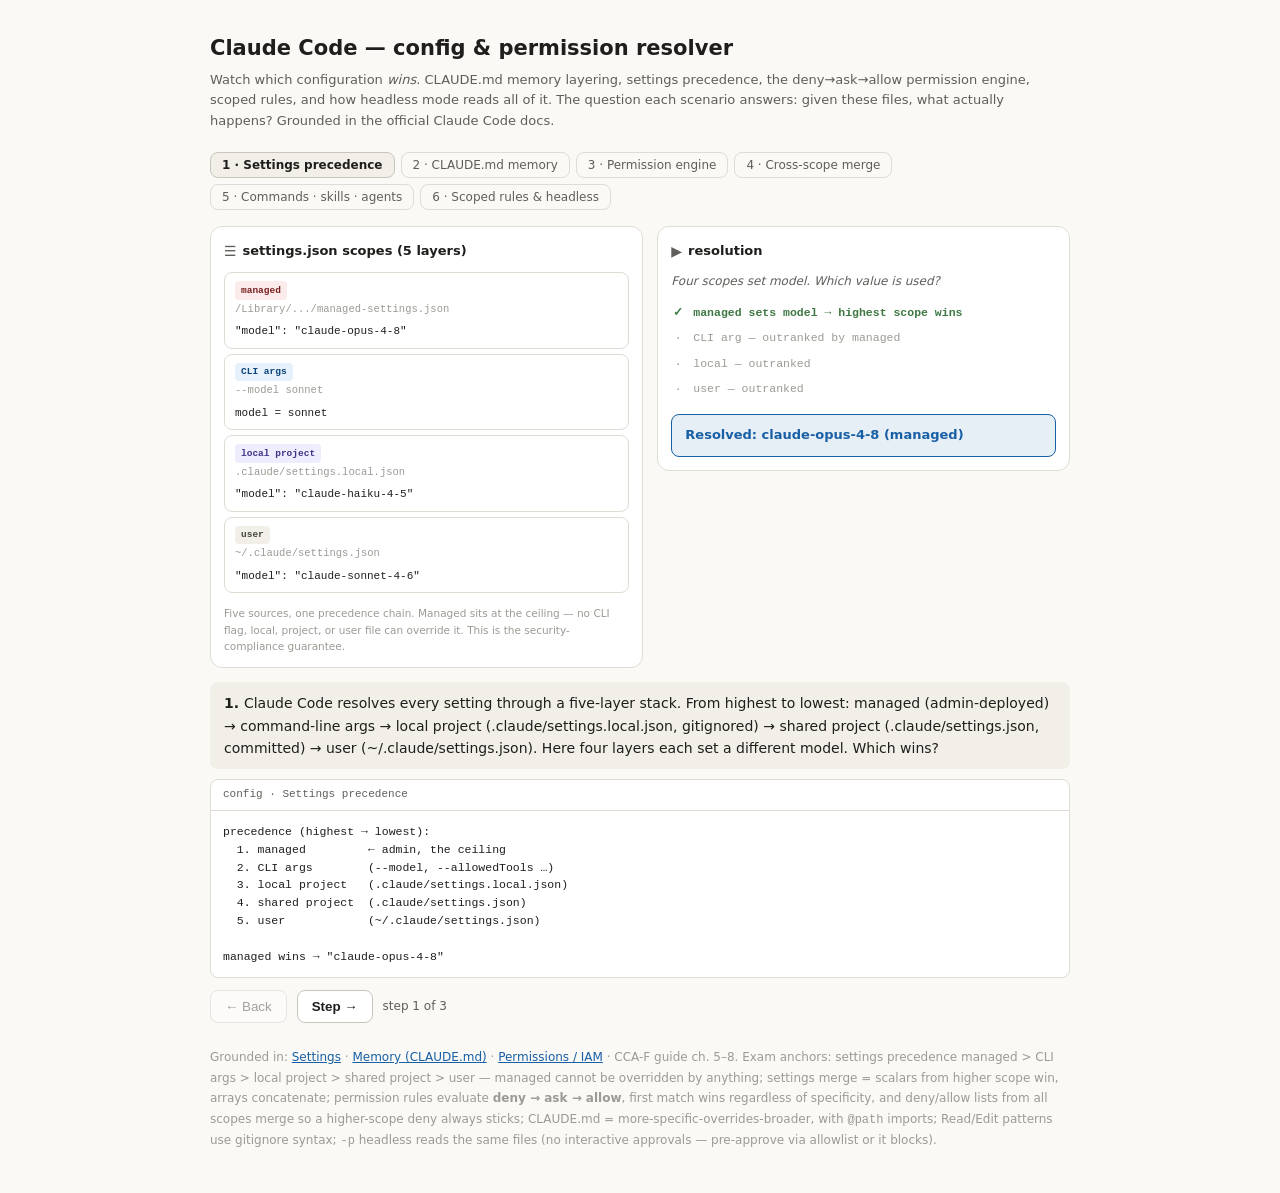
<file: interactive/claude-code-config-resolver.html>
<!DOCTYPE html>
<html lang="en">
<head>
<meta charset="utf-8">
<meta name="viewport" content="width=device-width, initial-scale=1">
<title>Claude Code · config & permission resolver</title>
<style>
:root{
  --bg:#faf9f5; --surface:#ffffff; --surface2:#f1efe8;
  --text:#1f1e1c; --text2:#5f5e5a; --text3:#9b9a93;
  --border:#dedcd3; --border2:#c8c6bc;
  --accent:#185fa5; --good:#3E7842; --bad:#A33E3E; --warn:#9A6212;
  --radius:12px; --radius-sm:8px;
  --mono:ui-monospace,'SF Mono','Cascadia Code','JetBrains Mono',Consolas,monospace;
}
@media (prefers-color-scheme: dark){
  :root{
    --bg:#1b1a18; --surface:#242320; --surface2:#2e2d29;
    --text:#e8e6df; --text2:#aaa89f; --text3:#75746c;
    --border:#3a3934; --border2:#4c4b44;
    --accent:#85b7eb; --good:#7CB87F; --bad:#D98B8B; --warn:#D4A85A;
  }
}
*{box-sizing:border-box}
body{margin:0;background:var(--bg);color:var(--text);font:16px/1.6 system-ui,-apple-system,'Segoe UI',sans-serif;padding:32px 16px}
.wrap{max-width:860px;margin:0 auto}
h1{font-size:21px;font-weight:600;margin:0 0 4px}
.sub{font-size:13px;color:var(--text2);margin:0 0 20px}
.pills{display:flex;flex-wrap:wrap;gap:6px;margin:0 0 16px}
.pill{font-size:12px;padding:5px 11px;border-radius:var(--radius-sm);cursor:pointer;border:1px solid var(--border);background:transparent;color:var(--text2);font-family:inherit}
.pill[aria-pressed="true"]{background:var(--surface2);color:var(--text);border-color:var(--border2);font-weight:600}
.stage{display:grid;grid-template-columns:minmax(0,1.05fr) minmax(0,1fr);gap:14px;align-items:start}
.panel{background:var(--surface);border:1px solid var(--border);border-radius:var(--radius);padding:13px}
.ph{display:flex;align-items:center;gap:6px;margin-bottom:10px;font-size:13px;font-weight:600}
.ph .glyph{color:var(--text2);font-size:14px}
/* stack of scopes */
.scope{border:1px solid var(--border);border-radius:var(--radius-sm);padding:8px 10px;margin:5px 0;font-size:12px;transition:border-color .3s,opacity .3s,background .3s}
.scope .sh{display:flex;align-items:center;gap:7px;font-weight:600}
.scope .pri{font-family:var(--mono);font-size:10px;color:var(--text3);margin-left:auto}
.scope .path{font-family:var(--mono);font-size:10.5px;color:var(--text3);margin-top:1px}
.scope .body{font-family:var(--mono);font-size:11px;margin-top:6px;white-space:pre-wrap;line-height:1.5}
.scope.win{border-color:var(--good);background:color-mix(in srgb,var(--good) 8%,transparent)}
.scope.lose{opacity:.5}
.scope.deny{border-color:var(--bad);background:color-mix(in srgb,var(--bad) 9%,transparent)}
.scope.eval{border-color:var(--accent);background:color-mix(in srgb,var(--accent) 7%,transparent)}
.badge{font-size:9.5px;font-family:var(--mono);font-weight:700;padding:1.5px 6px;border-radius:4px;white-space:nowrap}
/* resolution trace */
.trace{font-family:var(--mono);font-size:11.5px;line-height:1.7}
.trace .tl{display:flex;gap:8px;padding:3px 0}
.trace .tl .mark{width:14px;flex:none;text-align:center}
.trace .tl.hit{color:var(--good);font-weight:600}
.trace .tl.stop{color:var(--bad);font-weight:600}
.trace .tl.skip{color:var(--text3)}
.outcome{margin-top:12px;padding:10px 13px;border-radius:var(--radius-sm);font-size:13px;font-weight:600}
.outcome.allow{background:color-mix(in srgb,var(--good) 12%,transparent);color:var(--good);border:1px solid var(--good)}
.outcome.deny{background:color-mix(in srgb,var(--bad) 12%,transparent);color:var(--bad);border:1px solid var(--bad)}
.outcome.ask{background:color-mix(in srgb,var(--warn) 14%,transparent);color:var(--warn);border:1px solid var(--warn)}
.outcome.merge{background:color-mix(in srgb,var(--accent) 10%,transparent);color:var(--accent);border:1px solid var(--accent)}
.q{font-size:12px;color:var(--text2);margin-bottom:8px;font-style:italic}
.hint{font-size:10.5px;color:var(--text3);margin-top:12px;line-height:1.55}
.explain{font-size:14px;line-height:1.6;margin:14px 0 10px;padding:10px 14px;background:var(--surface2);border-radius:var(--radius-sm)}
.payload{border:1px solid var(--border);border-radius:var(--radius-sm);overflow:hidden;background:var(--surface)}
.phead{font-size:11px;font-family:var(--mono);padding:6px 12px;border-bottom:1px solid var(--border);color:var(--text2)}
pre{margin:0;padding:12px;font-size:11.5px;font-family:var(--mono);line-height:1.55;white-space:pre-wrap;word-break:break-word;color:var(--text)}
.ctrl{display:flex;align-items:center;gap:10px;margin-top:12px}
button.nav{font:13px/1 inherit;padding:8px 14px;border-radius:var(--radius-sm);border:1px solid var(--border2);background:var(--surface);color:var(--text);cursor:pointer}
button.nav:hover:not(:disabled){background:var(--surface2)}
button.nav:disabled{opacity:.4;cursor:default}
.stepn{font-size:12px;color:var(--text2)}
.foot{font-size:12px;color:var(--text3);margin-top:24px;line-height:1.7}
.foot a{color:var(--accent)}
@media (max-width:720px){.stage{grid-template-columns:1fr}}
</style>
</head>
<body>
<div class="wrap">
<h1>Claude Code — config &amp; permission resolver</h1>
<p class="sub">Watch which configuration <i>wins</i>. CLAUDE.md memory layering, settings precedence, the deny→ask→allow permission engine, scoped rules, and how headless mode reads all of it. The question each scenario answers: given these files, what actually happens? Grounded in the official Claude Code docs.</p>

<div class="pills" id="pills"></div>

<div class="stage">
  <div class="panel" id="lpanel">
    <div class="ph"><span class="glyph">☰</span><span id="ltitle">configuration scopes</span></div>
    <div id="scopes"></div>
    <div class="hint" id="lhint"></div>
  </div>
  <div class="panel" id="rpanel">
    <div class="ph"><span class="glyph">▶</span>resolution</div>
    <div class="q" id="rq"></div>
    <div class="trace" id="trace"></div>
    <div class="outcome" id="outcome"></div>
  </div>
</div>

<div class="explain" id="explain"></div>

<div class="payload">
  <div class="phead" id="phead">config / file</div>
  <pre id="pcode"></pre>
</div>

<div class="ctrl">
  <button class="nav" id="prev" onclick="mv(-1)">← Back</button>
  <button class="nav" id="next" onclick="mv(1)" style="font-weight:600">Step →</button>
  <span class="stepn" id="stepn"></span>
</div>

<p class="foot">Grounded in: <a href="https://code.claude.com/docs/en/settings" target="_blank" rel="noopener">Settings</a> · <a href="https://code.claude.com/docs/en/memory" target="_blank" rel="noopener">Memory (CLAUDE.md)</a> · <a href="https://code.claude.com/docs/en/iam" target="_blank" rel="noopener">Permissions / IAM</a> · CCA-F guide ch. 5–8. Exam anchors: settings precedence managed &gt; CLI args &gt; local project &gt; shared project &gt; user — managed cannot be overridden by anything; settings merge = scalars from higher scope win, arrays concatenate; permission rules evaluate <b>deny → ask → allow</b>, first match wins regardless of specificity, and deny/allow lists from all scopes merge so a higher-scope deny always sticks; CLAUDE.md = more-specific-overrides-broader, with <code>@path</code> imports; Read/Edit patterns use gitignore syntax; <code>-p</code> headless reads the same files (no interactive approvals — pre-approve via allowlist or it blocks).</p>
</div>

<script>
const SB={managed:["managed","#FCEBEB","#791F1F"],cli:["CLI args","#E6F1FB","#0C447C"],local:["local project","#EEEDFE","#3C3489"],project:["shared project","#FAEEDA","#633806"],user:["user","#F1EFE8","#444441"],enterprise:["enterprise policy","#FCEBEB","#791F1F"],sub:["subdirectory","#E1F5EE","#085041"]};
function scope(key,path,body,state,badge){return{k:key,path:path,body:body,st:state||'',badge:badge}}
function tl(mark,text,cls){return{m:mark,t:text,c:cls||''}}
const S=[

{n:"1 · Settings precedence",
ltitle:"settings.json scopes (5 layers)",
lhint:"Five sources, one precedence chain. Managed sits at the ceiling — no CLI flag, local, project, or user file can override it. This is the security-compliance guarantee.",
steps:[
{e:"Claude Code resolves every setting through a five-layer stack. From highest to lowest: managed (admin-deployed) → command-line args → local project (.claude/settings.local.json, gitignored) → shared project (.claude/settings.json, committed) → user (~/.claude/settings.json). Here four layers each set a different model. Which wins?",
scopes:[
scope("managed","/Library/.../managed-settings.json",'"model": "claude-opus-4-8"',"",null),
scope("cli","--model sonnet",'model = sonnet',"",null),
scope("local",".claude/settings.local.json",'"model": "claude-haiku-4-5"',"",null),
scope("user","~/.claude/settings.json",'"model": "claude-sonnet-4-6"',"",null)],
rq:"Four scopes set model. Which value is used?",
trace:[tl("✓","managed sets model → highest scope wins","hit"),tl("·","CLI arg — outranked by managed","skip"),tl("·","local — outranked","skip"),tl("·","user — outranked","skip")],
out:["merge","Resolved: claude-opus-4-8 (managed)"],
p:'precedence (highest → lowest):\n  1. managed         ← admin, the ceiling\n  2. CLI args        (--model, --allowedTools …)\n  3. local project   (.claude/settings.local.json)\n  4. shared project  (.claude/settings.json)\n  5. user            (~/.claude/settings.json)\n\nmanaged wins → "claude-opus-4-8"'},
{e:"Remove the managed layer and the CLI flag wins — it outranks every file. This is why a developer can override project/user defaults for one session with --model, but can never punch through a managed policy. The exam tests exactly this ordering, often by asking 'a dev runs claude --model X but IT deployed managed model Y — what runs?' Answer: Y, always.",
scopes:[
scope("cli","--model sonnet",'model = sonnet',"win","WINS"),
scope("local",".claude/settings.local.json",'"model": "claude-haiku-4-5"',"lose",null),
scope("project",".claude/settings.json",'"model": "claude-opus-4-8"',"lose",null),
scope("user","~/.claude/settings.json",'"model": "claude-sonnet-4-6"',"lose",null)],
rq:"No managed layer. Dev passes --model sonnet. Which wins?",
trace:[tl("✓","CLI arg is now the highest present scope","hit"),tl("·","local / project / user all outranked","skip")],
out:["merge","Resolved: sonnet (CLI flag) — but managed would have beaten even this"],
p:'with NO managed layer:\n  CLI arg  --model sonnet   ← highest present → wins\n\nkey rule: managed > CLI args.\nA managed policy beats even a command-line flag.\nThere is no developer-side escape hatch.'},
{e:"Precedence is per-KEY, and non-conflicting keys MERGE rather than replace. Scalars from the higher scope win; arrays concatenate. So user sets env A, project sets env B and a model — the result is the union, with the higher scope winning only where they actually collide. 'My setting isn't working' is almost always a wrong-scope or a merge-vs-override misunderstanding, not a bug.",
scopes:[
scope("project",".claude/settings.json",'"model": "opus"\n"env": { "TZ": "UTC" }',"",null),
scope("user","~/.claude/settings.json",'"model": "sonnet"\n"env": { "EDITOR": "vim" }',"",null)],
rq:"Project and user set different keys + one shared key. Result?",
trace:[tl("✓","model: opus (project beats user on the collision)","hit"),tl("+","env.TZ=UTC (project) + env.EDITOR=vim (user) — merged","hit"),tl("ℹ","arrays concatenate; scalars take the higher scope","")],
out:["merge","Merged: model=opus, env={TZ:UTC, EDITOR:vim}"],
p:'merge semantics:\n  scalar key in both scopes → higher scope wins\n  array key in both scopes  → concatenate\n  key only in one scope     → kept as-is\n\nso settings COMBINE across scopes — precedence\nonly decides the winner on a direct collision.'}]},

{n:"2 · CLAUDE.md memory",
ltitle:"CLAUDE.md memory hierarchy",
lhint:"At startup Claude Code loads every applicable CLAUDE.md and combines them. More-specific instructions take precedence over broader ones — a subdirectory file refines the project file, which refines user/managed.",
steps:[
{e:"Memory (CLAUDE.md) is separate from settings.json — it carries instructions and context, not permissions. At startup Claude loads ALL applicable files up the tree and merges them into the system context. The governing rule: more specific overrides broader. If managed policy says 4-space indent but the project CLAUDE.md says 2-space, the project wins for that project.",
scopes:[
scope("enterprise","/Library/.../CLAUDE.md","# org standard\n4-space indentation","lose",null),
scope("user","~/.claude/CLAUDE.md","# my prefs\nprefer verbose comments","",null),
scope("project","./CLAUDE.md","# this project\n2-space indentation","win","MORE SPECIFIC"),
scope("sub","./src/api/CLAUDE.md","# api module\nall handlers async","win","MOST SPECIFIC")],
rq:"Indent conflict: enterprise=4, project=2. Which applies?",
trace:[tl("✓","project CLAUDE.md = more specific → 2-space wins here","hit"),tl("+","src/api/CLAUDE.md adds 'async handlers' for that dir","hit"),tl("+","user prefs merged where not overridden","hit"),tl("ℹ","all loaded & combined; specificity breaks ties","")],
out:["merge","2-space indent · verbose comments · async handlers in src/api"],
p:'memory load order (all loaded, combined):\n  enterprise/managed CLAUDE.md   (broadest)\n  user        ~/.claude/CLAUDE.md\n  project     ./CLAUDE.md\n  subdirectory ./src/api/CLAUDE.md (most specific)\n\nspecific overrides broad → project beats enterprise\non a direct conflict; non-conflicts merge.'},
{e:"CLAUDE.md supports @path imports — pull shared standards into one file so they aren't copy-pasted across repos. Imports resolve relative to the importing file and can nest. This is how teams keep one canonical coding-standard doc and @-import it everywhere, rather than drifting copies. (CLAUDE.local.md exists for personal, gitignored project notes — but the docs flag its precedence as a known point of confusion; prefer settings.local.json for personal config.)",
scopes:[
scope("project","./CLAUDE.md","# Project\n@./docs/coding-standards.md\n@~/.claude/my-shortcuts.md\nUse pnpm, not npm.","eval",null),
scope("sub","./docs/coding-standards.md","# Standards\nConventional commits.\nTest before merge.","",null)],
rq:"./CLAUDE.md uses @imports. What's in context?",
trace:[tl("✓","@./docs/coding-standards.md pulled in (relative to file)","hit"),tl("✓","@~/.claude/my-shortcuts.md pulled in","hit"),tl("+","inline 'Use pnpm' kept","hit"),tl("ℹ","imports resolve relative to the importing file; can nest","")],
out:["merge","Context = project text + both imported files, combined"],
p:'# ./CLAUDE.md\n@./docs/coding-standards.md   ← relative import\n@~/.claude/my-shortcuts.md    ← home-dir import\nUse pnpm, not npm.\n\nimports let one canonical standard be reused\neverywhere instead of copied. They nest.\nCLAUDE.local.md = personal/gitignored (precedence\nis a documented gotcha — prefer settings.local.json).'}]},

{n:"3 · Permission engine",
ltitle:"permissions: deny / ask / allow",
lhint:"Three lists, one evaluation order: deny → ask → allow. First match wins, REGARDLESS of specificity. Lists from every scope merge first, so a deny anywhere up the chain always applies.",
steps:[
{e:"The single most-tested Claude Code mechanic. Permission rules live in three lists and are evaluated in a FIXED order: deny first, then ask, then allow. The first rule that matches decides the outcome — and specificity does NOT break ties, order does. A command hits the deny list → blocked, no prompt, no override, even if a more specific allow exists.",
scopes:[
scope("project",'permissions.deny','"Bash(rm -rf:*)"',"deny","CHECKED 1st"),
scope("project",'permissions.ask','"Bash(git push:*)"',"",null),
scope("project",'permissions.allow','"Bash(rm:*)"\n"Bash(git:*)"',"lose",null)],
rq:"Claude wants: rm -rf build/  — what happens?",
trace:[tl("✗","deny: Bash(rm -rf:*) MATCHES → BLOCKED","stop"),tl("·","ask — never reached","skip"),tl("·","allow: Bash(rm:*) would match, but deny ran first","skip")],
out:["deny","BLOCKED — deny wins over a more general allow"],
p:'evaluation order (fixed):\n  1. deny  → if match: BLOCK (no prompt, no override)\n  2. ask   → if match: prompt the user\n  3. allow → if match: run without prompting\n  none match → default policy for that tool\n\nfirst match wins. specificity is irrelevant —\nORDER decides. Bash(rm -rf:*) deny beats Bash(rm:*) allow.'},
{e:"Same engine, a command that misses deny and ask. 'git status' isn't denied, isn't in ask, but matches an allow → it runs with no prompt. Note the matching syntax: Bash(git:*) means the prefix 'git' then a separator then anything — it will NOT match 'gitleaks' (different prefix) and won't match a wrapped 'sh -c \"git status\"' (matched on the literal string the harness sees, not the eventual effect).",
scopes:[
scope("project",'permissions.deny','"Bash(rm -rf:*)"',"lose",null),
scope("project",'permissions.ask','"Bash(git push:*)"',"lose",null),
scope("project",'permissions.allow','"Bash(git:*)"',"win","MATCH (allow)")],
rq:"Claude wants: git status — what happens?",
trace:[tl("·","deny: no match","skip"),tl("·","ask: Bash(git push:*) — no match","skip"),tl("✓","allow: Bash(git:*) matches 'git status' → RUN","hit")],
out:["allow","ALLOWED — runs without a prompt"],
p:'Bash(git:*) matching:\n  ✓ git status        (prefix + separator + rest)\n  ✓ git push origin   (but git push is in ASK → prompts)\n  ✗ gitleaks scan     (different prefix — no match)\n  ✗ sh -c "git status" (matched literally as the wrapper)\n\nuse Bash(git status) exact-form if you mean ONLY that.'},
{e:"git push isn't denied, but it IS in the ask list — so Claude prompts before running it. ask is the middle tier: reversible-but-worth-seeing operations. The rule of thumb the docs suggest: reversible+frequent → allow; irreversible or rare → ask; destructive → deny. A PreToolUse hook can add runtime checks on top, but hook output does NOT override a matching deny or ask rule.",
scopes:[
scope("project",'permissions.deny','"Bash(git push --force:*)"',"lose",null),
scope("project",'permissions.ask','"Bash(git push:*)"',"win","MATCH (ask)"),
scope("project",'permissions.allow','"Bash(git:*)"',"",null)],
rq:"Claude wants: git push origin main — what happens?",
trace:[tl("·","deny: Bash(git push --force:*) — no match (not a force push)","skip"),tl("⚠","ask: Bash(git push:*) MATCHES → PROMPT user","hit"),tl("·","allow: Bash(git:*) would match, but ask ran first","skip")],
out:["ask","ASK — Claude prompts before pushing"],
p:'three-tier intent:\n  deny  Bash(git push --force:*)  destructive → never\n  ask   Bash(git push:*)         reversible → confirm\n  allow Bash(git:*)              routine → silent\n\nhooks (PreToolUse) layer ON TOP but cannot loosen\na deny/ask. They only add checks, never override.'}]},

{n:"4 · Cross-scope merge",
ltitle:"permission lists merge across scopes",
lhint:"Deny/allow/ask lists from EVERY scope merge before evaluation. A deny set in user settings still applies even if a project file allows the same thing — the safety net can't be undone from below.",
steps:[
{e:"Permissions don't just pick one scope — the lists MERGE across all of them, then the deny→ask→allow engine runs on the combined set. Consequence: a deny set high in the chain (user, managed) survives any allow set lower down. Here the user globally denies curl; the project tries to allow it. The merged deny wins.",
scopes:[
scope("user","~/.claude/settings.json — deny",'"Bash(curl:*)"',"deny","DENY (merged in)"),
scope("project",".claude/settings.json — allow",'"Bash(curl:*)"',"lose",null)],
rq:"User denies curl, project allows it. Claude wants: curl ...",
trace:[tl("ℹ","lists merge → deny:[curl] + allow:[curl]","")," ",tl("✗","deny checked first → curl BLOCKED","stop"),tl("·","project's allow never wins — deny ran first","skip")],
out:["deny","BLOCKED — a higher-scope deny can't be undone from below"],
p:'merge THEN evaluate:\n  combined deny  = [ Bash(curl:*) ]   (from user)\n  combined allow = [ Bash(curl:*) ]   (from project)\n→ deny runs first → blocked\n\ndesign pattern: put DENY rules in shared settings.json\nso personal settings.local.json can never loosen them.'},
{e:"To actually get curl on your machine without weakening the team's policy, you exploit scope precedence on the SAME rule: add the allow to local settings (.claude/settings.local.json, priority 3) which outranks the project deny (priority 4) — but only if no HIGHER scope denies it. If the user or managed scope holds the deny, nothing below can allow it. The exam phrases this as 'where do I put the rule to override X?' — the answer is always 'a scope that outranks where X lives, and below nothing that re-denies'.",
scopes:[
scope("local",".claude/settings.local.json — allow",'"Bash(curl:*)"',"win","priority 3 — WINS vs project"),
scope("project",".claude/settings.json — deny",'"Bash(curl:*)"',"lose","priority 4")],
rq:"Project denies curl. Put allow in LOCAL — does it work?",
trace:[tl("ℹ","same rule, different scopes → precedence decides","")," ",tl("✓","local (pri 3) outranks project (pri 4) → allow wins","hit"),tl("⚠","BUT a user/managed deny (higher) would still block it","")],
out:["allow","ALLOWED — local beats project on the same rule (if nothing higher denies)"],
p:'override curl-deny without touching team policy:\n  .claude/settings.local.json  (priority 3)\n    permissions.allow: [ "Bash(curl:*)" ]\n  → beats .claude/settings.json deny (priority 4)\n\ncaveat: if the deny sits in USER or MANAGED scope,\nno local allow can reach it. Override only works\nagainst LOWER scopes.'}]},

{n:"5 · Commands · skills · agents",
ltitle:"the three extension types",
lhint:"Slash commands, skills, and subagents are different mechanisms with different triggers. Knowing which is which — and that subagent definitions live in .claude/agents/ — is exam-tested.",
steps:[
{e:"Claude Code has three ways to package reusable behavior, and the exam tests telling them apart. Slash commands (.claude/commands/*.md) are USER-invoked shortcuts — you type /name to run a prompt template. Skills (.claude/skills/) are model-invoked OR /skill-name — Claude loads them automatically when relevant, or you call them. Subagents (.claude/agents/*.md) are separate-context workers Claude delegates to via the Task tool.",
scopes:[
scope("project",".claude/commands/review.md","/review → runs a prompt template\n(USER types the slash command)","",null),
scope("project",".claude/skills/pdf/SKILL.md","loaded automatically when relevant,\nor invoked as /pdf (MODEL or user)","",null),
scope("sub",".claude/agents/security.md","delegated to via Task tool,\nseparate context (MODEL spawns)","",null)],
rq:"Who triggers each, and where do they live?",
trace:[tl("→","command: USER types /review — .claude/commands/","hit"),tl("→","skill: MODEL auto-loads or /pdf — .claude/skills/","hit"),tl("→","subagent: MODEL spawns via Task — .claude/agents/","hit")],
out:["merge","command=user-invoked · skill=auto/invoked · subagent=delegated"],
p:'extension types:\n  slash command  .claude/commands/x.md   you type /x\n  skill          .claude/skills/x/        auto-loaded\n                                          or /x\n  subagent       .claude/agents/x.md      Claude delegates\n                                          via Task (own context)\n\nsubagents here = Claude Code config files, distinct\nfrom the SDK AgentDefinition objects in debugger #2.'},
{e:"Scoping applies to these too: a command or agent in .claude/ (project) is shared via git; one in ~/.claude/ is personal across all projects. And one direction-flip to remember: for permissions/settings, project beats personal — but for SKILLS, the resolution goes the OTHER way (personal can take precedence). The safe habit: keep team-critical behavior in project scope, personal conveniences in user scope.",
scopes:[
scope("project",".claude/agents/security.md","team subagent (committed, shared)","",null),
scope("user","~/.claude/agents/security.md","personal subagent (all projects)","",null),
scope("project",".claude/commands/deploy.md","team command (committed)","",null)],
rq:"Project vs personal — which scope for what?",
trace:[tl("→","project scope (.claude/) → shared via git with the team","hit"),tl("→","user scope (~/.claude/) → yours, every project","hit"),tl("⚠","settings/permissions: project > personal","skip"),tl("⚠","skills: the precedence can flip — personal may win","skip")],
out:["merge","Team-critical → project scope · personal helpers → user scope"],
p:'scope choice (same idea as MCP scopes, debugger #3):\n  .claude/...    project — committed, whole team\n  ~/.claude/...  user — personal, every project\n\ndirection of precedence is NOT universal:\n  permissions/settings → project beats personal\n  skills               → personal can take precedence\nput team-critical behavior in PROJECT scope.'}]},

{n:"6 · Scoped rules & headless",
ltitle:"path-scoped rules + headless reads it all",
lhint:"Subdirectory CLAUDE.md files apply only within their tree — situation-scoped rules. Headless mode (-p) reads the entire hierarchy but has no human to answer 'ask' prompts.",
steps:[
{e:"Situation-scoped vs global rules: a CLAUDE.md deep in the tree applies ONLY to work within that subtree. Editing src/api/auth.ts loads root CLAUDE.md + src/api/CLAUDE.md; editing src/ui/Button.tsx loads root + src/ui/CLAUDE.md — never the api one. This is how you give one directory rules (e.g. 'all DB access via the repository layer') without imposing them globally. The more-specific-wins rule resolves any conflict between the levels.",
scopes:[
scope("project","./CLAUDE.md","global: TypeScript strict, no any","eval","always loaded"),
scope("sub","./src/api/CLAUDE.md","scoped: all handlers async,\nDB via repository layer only","win","loaded for src/api/* only"),
scope("user","./src/ui/CLAUDE.md","scoped: components must be\nfunction components","lose","NOT loaded for an api edit")],
rq:"Claude edits src/api/auth.ts — which rules apply?",
trace:[tl("✓","root CLAUDE.md (global) — always","hit"),tl("✓","src/api/CLAUDE.md — edit is inside its tree","hit"),tl("·","src/ui/CLAUDE.md — different subtree, NOT loaded","skip")],
out:["merge","Applied: global strict-TS + api-scoped async/repository rules"],
p:'path-scoped (situational) rules:\n  edit src/api/auth.ts  → ./CLAUDE.md + ./src/api/CLAUDE.md\n  edit src/ui/Button.tsx → ./CLAUDE.md + ./src/ui/CLAUDE.md\n\nscope = directory subtree. Global rules go at the root,\nsituational rules in the relevant subdirectory.\nConflicts: more specific (deeper) wins.'},
{e:"Headless mode (-p) reads this ENTIRE hierarchy — CLAUDE.md layers, settings, permissions, rules — exactly as interactive mode does. The one thing it can't do: answer an 'ask' prompt, because no human is present. So a command in the ask tier will BLOCK a headless run. The CI fix: pre-approve the exact commands via the allow list (or --allowedTools), keeping deny rules intact. This is the bridge to the CI scenario — your weakest exam area ties directly to getting this allowlist right.",
scopes:[
scope("managed","managed-settings.json — deny",'"Bash(rm -rf:*)" (kept — safety)',"deny",null),
scope("project",".claude/settings.json — ask",'"Bash(git push:*)" → blocks headless!',"lose","ASK = blocks in -p"),
scope("cli","--allowedTools / allow list",'"Bash(git push:*)" pre-approved for CI',"win","pre-approved → runs")],
rq:"In `claude -p`, an ask-tier command comes up. What happens?",
trace:[tl("✗","ask tier needs a human → no one to prompt → BLOCKS","stop"),tl("✓","fix: move it to allow / --allowedTools for CI","hit"),tl("✓","keep deny rules — never blanket --dangerously-skip","")],
out:["ask","Without pre-approval: BLOCKED in headless. Pre-approve via allow list to run."],
p:'headless (-p) reads the full config, but:\n  ask-tier rule + no human  → run blocks/hangs\n\nCI recipe:\n  claude -p "review this PR" \\\n    --allowedTools "Read,Grep,Bash(npm test:*)" \\\n    --max-turns 5\n  # pre-approve exact commands; keep deny rules;\n  # avoid blanket bypass flags in shared pipelines'}]}
];
let si=0,ti=0;
const $=id=>document.getElementById(id);
function pills(){$("pills").innerHTML=S.map((s,i)=>'<button class="pill" aria-pressed="'+(i===si)+'" onclick="go('+i+')">'+s.n+'</button>').join('')}
function esc(s){return s.replace(/&/g,"&amp;").replace(/</g,"&lt;")}
function scopeEl(sc){
const meta=SB[sc.k]||["scope","#F1EFE8","#444441"];
const[label,bg,tx]=meta;
let cls="scope";
if(sc.st==='win')cls+=" win";else if(sc.st==='lose')cls+=" lose";else if(sc.st==='deny')cls+=" deny";else if(sc.st==='eval')cls+=" eval";
let badge=sc.badge?'<span class="badge" style="background:'+bg+';color:'+tx+'">'+esc(sc.badge)+'</span>':'';
return '<div class="'+cls+'"><div class="sh"><span class="badge" style="background:'+bg+';color:'+tx+'">'+label+'</span>'+badge+'<span class="pri"></span></div><div class="path">'+esc(sc.path)+'</div><div class="body">'+esc(sc.body)+'</div></div>';
}
function traceEl(t){
if(t===' ')return '<div style="height:6px"></div>';
return '<div class="tl '+t.c+'"><span class="mark">'+t.m+'</span><span>'+esc(t.t)+'</span></div>';
}
function draw(){
const sc=S[si];const st=sc.steps[ti];
$("ltitle").textContent=sc.ltitle;
$("lhint").textContent=sc.lhint;
$("scopes").innerHTML=st.scopes.map(scopeEl).join('');
$("rq").textContent=st.rq;
$("trace").innerHTML=st.trace.map(traceEl).join('');
const[oc,otext]=st.out;
$("outcome").className="outcome "+oc;
$("outcome").textContent=otext;
$("explain").innerHTML='<strong>'+(ti+1)+'. </strong>'+st.e;
$("phead").textContent="config · "+sc.n.split("· ")[1];
$("pcode").textContent=st.p;
$("stepn").textContent='step '+(ti+1)+' of '+sc.steps.length;
$("prev").disabled=ti===0;
$("next").disabled=ti===sc.steps.length-1;
pills();
}
function go(i){si=i;ti=0;draw()}
function mv(d){ti=Math.max(0,Math.min(S[si].steps.length-1,ti+d));draw()}
draw();
</script>
</body>
</html>
</file>
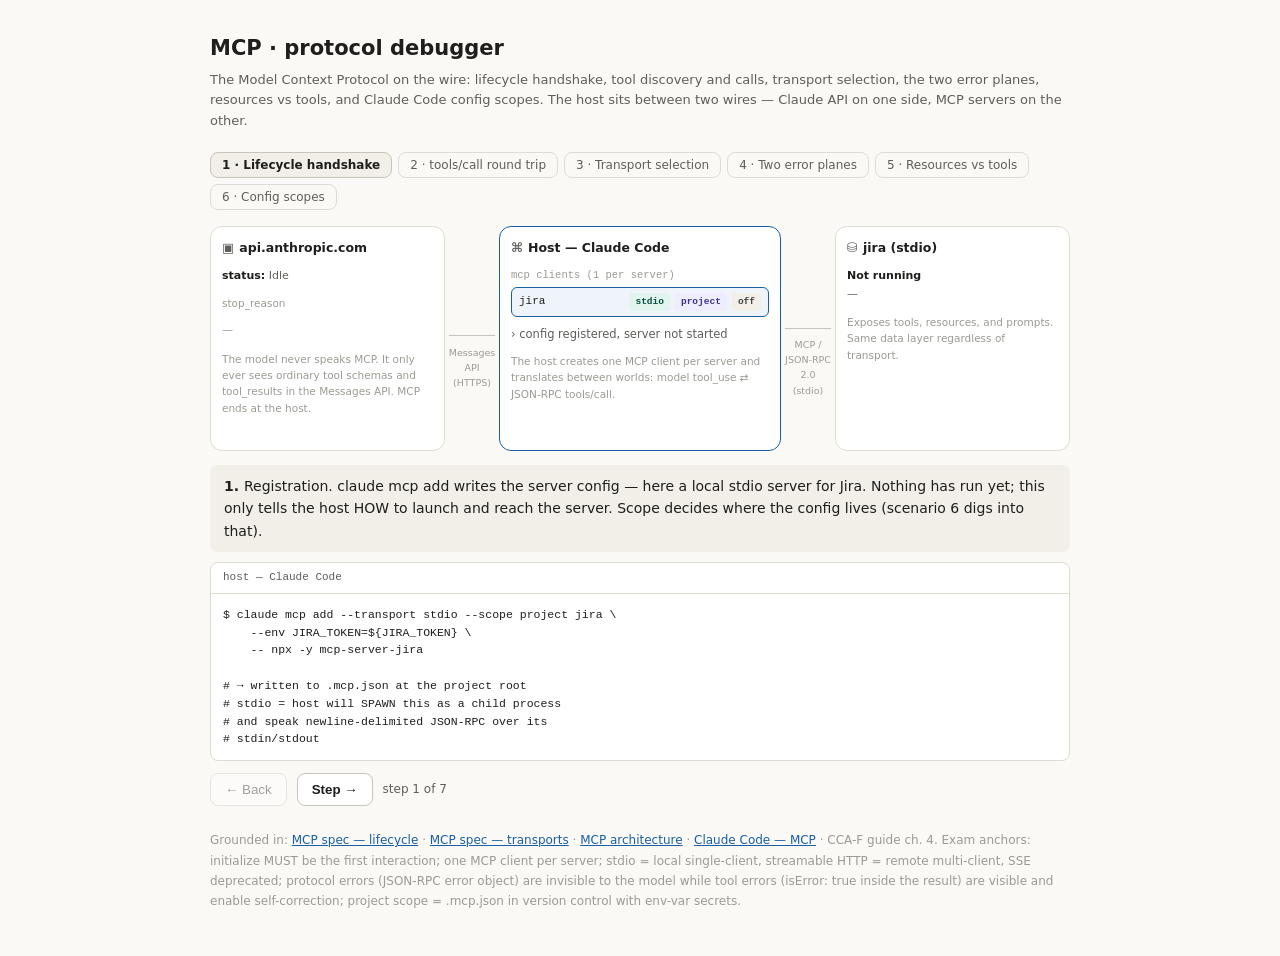
<file: interactive/claude-mcp-debugger.html>
<!DOCTYPE html>
<html lang="en">
<head>
<meta charset="utf-8">
<meta name="viewport" content="width=device-width, initial-scale=1">
<title>MCP · protocol debugger</title>
<style>
:root{
  --bg:#faf9f5; --surface:#ffffff; --surface2:#f1efe8;
  --text:#1f1e1c; --text2:#5f5e5a; --text3:#9b9a93;
  --border:#dedcd3; --border2:#c8c6bc;
  --accent:#185fa5;
  --radius:12px; --radius-sm:8px;
  --mono:ui-monospace,'SF Mono','Cascadia Code','JetBrains Mono',Consolas,monospace;
}
@media (prefers-color-scheme: dark){
  :root{
    --bg:#1b1a18; --surface:#242320; --surface2:#2e2d29;
    --text:#e8e6df; --text2:#aaa89f; --text3:#75746c;
    --border:#3a3934; --border2:#4c4b44;
    --accent:#85b7eb;
  }
}
*{box-sizing:border-box}
body{margin:0;background:var(--bg);color:var(--text);font:16px/1.6 system-ui,-apple-system,'Segoe UI',sans-serif;padding:32px 16px}
.wrap{max-width:860px;margin:0 auto}
h1{font-size:21px;font-weight:600;margin:0 0 4px}
.sub{font-size:13px;color:var(--text2);margin:0 0 20px}
.pills{display:flex;flex-wrap:wrap;gap:6px;margin:0 0 16px}
.pill{font-size:12px;padding:5px 11px;border-radius:var(--radius-sm);cursor:pointer;border:1px solid var(--border);background:transparent;color:var(--text2);font-family:inherit}
.pill[aria-pressed="true"]{background:var(--surface2);color:var(--text);border-color:var(--border2);font-weight:600}
.stage{display:grid;grid-template-columns:minmax(0,1fr) 54px minmax(0,1.2fr) 54px minmax(0,1fr);align-items:stretch}
.panel{background:var(--surface);border:1px solid var(--border);border-radius:var(--radius);padding:11px;transition:border-color .3s;min-height:225px}
.panel.live{border-color:var(--accent)}
.ph{display:flex;align-items:center;gap:5px;margin-bottom:8px;font-size:12.5px;font-weight:600}
.ph .glyph{color:var(--text2);font-size:13px}
.kv{font-size:11px;color:var(--text2);line-height:1.7}
.kv b{font-weight:600;color:var(--text)}
.srv{display:flex;align-items:center;gap:5px;flex-wrap:wrap;padding:5px 7px;border-radius:6px;margin:3px 0;border:1px solid transparent;font-size:11px;font-family:var(--mono)}
.srv.on{border-color:var(--accent);background:color-mix(in srgb,var(--accent) 7%, transparent)}
.tag{font-size:9.5px;font-family:var(--mono);font-weight:600;padding:1.5px 6px;border-radius:4px;white-space:nowrap}
.stat{font-size:11.5px;color:var(--text2);margin-top:8px}
.hint{font-size:10.5px;color:var(--text3);margin-top:10px;line-height:1.55}
.wire{display:flex;flex-direction:column;justify-content:center;align-items:center;padding:0 4px}
.wl{font-size:10px;color:var(--text2);text-align:center;margin-bottom:5px;min-height:40px;font-family:var(--mono)}
.line{position:relative;width:100%;height:8px}
.line::before{content:"";position:absolute;top:3.5px;left:0;right:0;height:1px;background:var(--border2)}
.dot{position:absolute;top:0;width:8px;height:8px;border-radius:50%;background:var(--accent);display:none}
@media (prefers-reduced-motion: no-preference){
  @keyframes goR{from{left:0}to{left:calc(100% - 8px)}}
  @keyframes goL{from{left:calc(100% - 8px)}to{left:0}}
  .dotR{animation:goR 1.1s ease-in-out infinite}
  .dotL{animation:goL 1.1s ease-in-out infinite}
}
.wt{font-size:9.5px;color:var(--text3);margin-top:5px;text-align:center}
.explain{font-size:14px;line-height:1.6;margin:14px 0 10px;padding:10px 14px;background:var(--surface2);border-radius:var(--radius-sm)}
.payload{border:1px solid var(--border);border-radius:var(--radius-sm);overflow:hidden;background:var(--surface)}
.phead{font-size:11px;font-family:var(--mono);padding:6px 12px;border-bottom:1px solid var(--border);color:var(--text2)}
pre{margin:0;padding:12px;font-size:11.5px;font-family:var(--mono);line-height:1.55;white-space:pre-wrap;word-break:break-word;color:var(--text)}
.ctrl{display:flex;align-items:center;gap:10px;margin-top:12px}
button{font:13px/1 inherit;padding:8px 14px;border-radius:var(--radius-sm);border:1px solid var(--border2);background:var(--surface);color:var(--text);cursor:pointer}
button:hover:not(:disabled){background:var(--surface2)}
button:disabled{opacity:.4;cursor:default}
.stepn{font-size:12px;color:var(--text2)}
.foot{font-size:12px;color:var(--text3);margin-top:24px;line-height:1.7}
.foot a{color:var(--accent)}
@media (max-width:760px){.stage{grid-template-columns:1fr}.wire{flex-direction:row;gap:10px;padding:10px 0}.line{width:120px}.wl{margin:0;min-height:auto}}
</style>
</head>
<body>
<div class="wrap">
<h1>MCP · protocol debugger</h1>
<p class="sub">The Model Context Protocol on the wire: lifecycle handshake, tool discovery and calls, transport selection, the two error planes, resources vs tools, and Claude Code config scopes. The host sits between two wires — Claude API on one side, MCP servers on the other.</p>

<div class="pills" id="pills"></div>

<div class="stage">
  <div class="panel" id="apanel">
    <div class="ph"><span class="glyph">▣</span>api.anthropic.com</div>
    <div class="kv" id="astat"></div>
    <div style="margin-top:10px;font-size:10.5px;color:var(--text3)">stop_reason</div>
    <div id="srb" style="margin-top:3px"></div>
    <div class="hint">The model never speaks MCP. It only ever sees ordinary tool schemas and tool_results in the Messages API. MCP ends at the host.</div>
  </div>
  <div class="wire">
    <div class="wl" id="w1l"></div>
    <div class="line"><div class="dot" id="d1"></div></div>
    <div class="wt">Messages API<br>(HTTPS)</div>
  </div>
  <div class="panel" id="hpanel">
    <div class="ph"><span class="glyph">⌘</span>Host — Claude Code</div>
    <div style="font-size:10.5px;color:var(--text3);font-family:var(--mono);margin-bottom:3px">mcp clients (1 per server)</div>
    <div id="srvs"></div>
    <div class="stat" id="hstat"></div>
    <div class="hint">The host creates one MCP client per server and translates between worlds: model tool_use ⇄ JSON-RPC tools/call.</div>
  </div>
  <div class="wire">
    <div class="wl" id="w2l"></div>
    <div class="line"><div class="dot" id="d2"></div></div>
    <div class="wt">MCP / JSON-RPC 2.0<br><span id="w2t">(transport)</span></div>
  </div>
  <div class="panel" id="spanel">
    <div class="ph"><span class="glyph">⛁</span><span id="sname">MCP server</span></div>
    <div class="kv" id="sinfo"></div>
    <div class="stat" id="sstat"></div>
    <div class="hint" id="shint">Exposes tools, resources, and prompts. Same data layer regardless of transport.</div>
  </div>
</div>

<div class="explain" id="explain"></div>

<div class="payload">
  <div class="phead" id="phead">on the wire</div>
  <pre id="pcode"></pre>
</div>

<div class="ctrl">
  <button id="prev" onclick="mv(-1)">← Back</button>
  <button id="next" onclick="mv(1)" style="font-weight:600">Step →</button>
  <span class="stepn" id="stepn"></span>
</div>

<p class="foot">Grounded in: <a href="https://modelcontextprotocol.io/specification/2025-06-18/basic/lifecycle">MCP spec — lifecycle</a> · <a href="https://modelcontextprotocol.io/specification/2025-11-25/basic/transports">MCP spec — transports</a> · <a href="https://modelcontextprotocol.io/docs/learn/architecture">MCP architecture</a> · <a href="https://code.claude.com/docs/en/mcp">Claude Code — MCP</a> · CCA-F guide ch. 4. Exam anchors: initialize MUST be the first interaction; one MCP client per server; stdio = local single-client, streamable HTTP = remote multi-client, SSE deprecated; protocol errors (JSON-RPC error object) are invisible to the model while tool errors (isError: true inside the result) are visible and enable self-correction; project scope = .mcp.json in version control with env-var secrets.</p>
</div>

<script>
const TAG={stdio:["#E1F5EE","#085041"],http:["#E6F1FB","#0C447C"],sse:["#FCEBEB","#791F1F"],local:["#F1EFE8","#444441"],project:["#EEEDFE","#3C3489"],user:["#FAEEDA","#633806"],ready:["#EAF3DE","#27500A"],connecting:["#FAEEDA","#633806"],error:["#FCEBEB","#791F1F"],off:["#F1EFE8","#444441"]};
const SR={end_turn:["#EAF3DE","#27500A"],tool_use:["#EEEDFE","#3C3489"]};
function Sv(name,tr,sc,st,tools,on){return{n:name,tr:tr,sc:sc,st:st,t:tools,o:on?1:0}}
const S=[
{n:"1 · Lifecycle handshake",steps:[
{d:"host",w1:"",w2:"",e:"Registration. claude mcp add writes the server config — here a local stdio server for Jira. Nothing has run yet; this only tells the host HOW to launch and reach the server. Scope decides where the config lives (scenario 6 digs into that).",
p:'$ claude mcp add --transport stdio --scope project jira \\\n    --env JIRA_TOKEN=${JIRA_TOKEN} \\\n    -- npx -y mcp-server-jira\n\n# → written to .mcp.json at the project root\n# stdio = host will SPAWN this as a child process\n# and speak newline-delimited JSON-RPC over its\n# stdin/stdout',
sv:[Sv("jira","stdio","project","off",0,1)],hs:"config registered, server not started",as:"Idle",ss:"Not running",sn:"jira (stdio)",si:"—",sr:null,tp:"stdio"},
{d:"h2s",w1:"",w2:"initialize →",e:"Session start: the host spawns the process and the MCP lifecycle begins. The spec is strict — initialize MUST be the first interaction. The client proposes a protocol version (date-versioned) and declares ITS capabilities (roots it can expose, sampling support), plus clientInfo.",
p:'{\n  "jsonrpc": "2.0", "id": 1,\n  "method": "initialize",\n  "params": {\n    "protocolVersion": "2025-06-18",\n    "capabilities": {\n      "roots": { "listChanged": true },\n      "sampling": {}\n    },\n    "clientInfo": { "name": "claude-code",\n                    "version": "2.x" }\n  }\n}',
sv:[Sv("jira","stdio","project","connecting",0,1)],hs:"spawned child process, handshaking",as:"Idle",ss:"Reading stdin…",sn:"jira (stdio)",si:"—",sr:null,tp:"stdio"},
{d:"s2h",w1:"",w2:"← initialize result",e:"The server answers with the version it will speak (same one if supported, otherwise its own latest — if the client can't accept that, it disconnects) and advertises ITS capabilities: tools, resources, prompts, logging, each with sub-capabilities like listChanged. This negotiation defines what either side may use for the rest of the session.",
p:'{\n  "jsonrpc": "2.0", "id": 1,\n  "result": {\n    "protocolVersion": "2025-06-18",\n    "capabilities": {\n      "tools":     { "listChanged": true },\n      "resources": { "subscribe": true,\n                     "listChanged": true },\n      "prompts":   { "listChanged": true },\n      "logging":   {}\n    },\n    "serverInfo": { "name": "mcp-server-jira",\n                    "version": "1.4.0" }\n  }\n}',
sv:[Sv("jira","stdio","project","connecting",0,1)],hs:"capabilities received",as:"Idle",ss:"Capabilities sent",sn:"mcp-server-jira v1.4.0",si:"tools · resources · prompts · logging",sr:null,tp:"stdio"},
{d:"h2s",w1:"",w2:"initialized (notif) →",e:"The client confirms with notifications/initialized — a one-way notification, so no id and no response expected. Only after this is the connection in the operation phase. (Before it, the rules are tight: client sends nothing but pings; server nothing but pings and logging.)",
p:'{\n  "jsonrpc": "2.0",\n  "method": "notifications/initialized"\n}\n\n# notification = fire-and-forget, no "id" field\n# lifecycle now: INITIALIZATION ✓ → OPERATION',
sv:[Sv("jira","stdio","project","ready",0,1)],hs:"operation phase entered",as:"Idle",ss:"Ready",sn:"mcp-server-jira v1.4.0",si:"tools · resources · prompts · logging",sr:null,tp:"stdio"},
{d:"h2s",w1:"",w2:"tools/list →",e:"Discovery. The host asks for the tool catalog. Each entry is a name, a description (the model's primary selection signal — quality here decides whether the model picks the right tool later), and a JSON Schema for inputs.",
p:'→ { "jsonrpc": "2.0", "id": 2,\n    "method": "tools/list" }\n\n← { "jsonrpc": "2.0", "id": 2, "result": {\n    "tools": [\n      { "name": "search_issues",\n        "description": "Search Jira issues by JQL.\n          Use for finding tickets by status,\n          assignee, or text. Returns key,\n          summary, status per issue.",\n        "inputSchema": { "type": "object",\n          "properties": { "jql": {"type":"string"} },\n          "required": ["jql"] } },\n      { "name": "create_issue", ... }\n    ] } }',
sv:[Sv("jira","stdio","project","ready",2,1)],hs:"2 tools discovered",as:"Idle",ss:"Catalog served",sn:"mcp-server-jira v1.4.0",si:"tools: search_issues, create_issue",sr:null,tp:"stdio"},
{d:"h2m",w1:"POST /v1/messages →",w2:"",e:"The bridge moment. The host injects the discovered MCP tools into the Claude API request as ordinary tool schemas — indistinguishable from hand-written ones. The model has no concept of MCP, transports, or JSON-RPC; it just sees callable tools. If the server later changes its catalog, it fires notifications/tools/list_changed and the host re-lists.",
p:'POST /v1/messages\n{\n  "tools": [\n    { "name": "mcp__jira__search_issues",\n      "description": "Search Jira issues by JQL...",\n      "input_schema": { ... } },\n    { "name": "mcp__jira__create_issue", ... }\n  ],\n  "messages": [ ... ]\n}\n# MCP catalog → plain Messages API tool schemas',
sv:[Sv("jira","stdio","project","ready",2,1)],hs:"tools exposed to the model",as:"Request received",ss:"Idle",sn:"mcp-server-jira v1.4.0",si:"tools: search_issues, create_issue",sr:null,tp:"stdio"},
{d:"host",w1:"",w2:"",e:"Shutdown, for completeness: the protocol defines NO shutdown message. Termination is the transport's job. For stdio the client closes the child's stdin, waits, then escalates SIGTERM → SIGKILL. For HTTP it simply closes the connection. Exam-friendly detail because it is counterintuitive — people expect a 'shutdown' RPC.",
p:'stdio shutdown sequence (client-initiated):\n  1. close server\'s stdin\n  2. wait for exit\n  3. SIGTERM if still alive\n  4. SIGKILL as last resort\n\nhttp shutdown: close the HTTP connection(s)\n# no JSON-RPC shutdown method exists',
sv:[Sv("jira","stdio","project","off",2,1)],hs:"session ended cleanly",as:"Idle",ss:"Process exited",sn:"jira (stdio)",si:"—",sr:null,tp:"stdio"}]},

{n:"2 · tools/call round trip",steps:[
{d:"h2m",w1:"POST /v1/messages →",w2:"",e:"The user asks something that needs Jira. The host sends the conversation plus the MCP-discovered tool schemas to the Messages API — the loop you know from the first debugger, unchanged.",
p:'POST /v1/messages\n{\n  "tools": [ mcp__jira__search_issues, ... ],\n  "messages": [{ "role": "user",\n    "content": "Which tickets are blocked in TR3I?" }]\n}',
sv:[Sv("jira","stdio","project","ready",2,1)],hs:"awaiting model decision",as:"Sampling…",ss:"Ready",sn:"mcp-server-jira v1.4.0",si:"tools: search_issues, create_issue",sr:null,tp:"stdio"},
{d:"m2h",w1:"← stop_reason: tool_use",w2:"",e:"The model emits a perfectly ordinary tool_use block. Note what it does NOT contain: no JSON-RPC, no server address, no transport. Routing is the host's problem.",
p:'{\n  "content": [{ "type": "tool_use",\n    "id": "toolu_9f2",\n    "name": "mcp__jira__search_issues",\n    "input": { "jql": "project=TR3I AND\n                       status=Blocked" } }],\n  "stop_reason": "tool_use"\n}',
sv:[Sv("jira","stdio","project","ready",2,1)],hs:"routing tool_use → jira client",as:"Paused — waiting for result",ss:"Ready",sn:"mcp-server-jira v1.4.0",si:"tools: search_issues, create_issue",sr:"tool_use",tp:"stdio"},
{d:"h2s",w1:"",w2:"tools/call →",e:"Translation. The host maps the tool_use to the owning MCP client and issues a JSON-RPC tools/call with the tool name and arguments. Same shape whether the transport is a local pipe or HTTPS to another continent — the data layer doesn't care.",
p:'{\n  "jsonrpc": "2.0", "id": 7,\n  "method": "tools/call",\n  "params": {\n    "name": "search_issues",\n    "arguments": { "jql": "project=TR3I AND\n                           status=Blocked" }\n  }\n}',
sv:[Sv("jira","stdio","project","ready",2,1)],hs:"tools/call dispatched",as:"Paused",ss:"Executing search_issues…",sn:"mcp-server-jira v1.4.0",si:"running JQL against Jira API",sr:"tool_use",tp:"stdio"},
{d:"server",w1:"",w2:"",e:"Execution happens wherever the SERVER lives — here a local process calling Jira's REST API with the token from its environment. The model never holds credentials; the host never sees them either. The server is the trust boundary for its own backend.",
p:'# inside mcp-server-jira\nGET https://tr3i.atlassian.net/rest/api/3/search\nAuthorization: Bearer $JIRA_TOKEN\n→ 200, 3 issues',
sv:[Sv("jira","stdio","project","ready",2,1)],hs:"waiting on server",as:"Paused",ss:"Calling Jira REST…",sn:"mcp-server-jira v1.4.0",si:"backend: tr3i.atlassian.net",sr:"tool_use",tp:"stdio"},
{d:"s2h",w1:"",w2:"← result",e:"The result comes back as a successful JSON-RPC response whose result carries content blocks (text here; image and resource blocks also exist) and an isError flag — false on success. Remember that flag; scenario 4 is built on it.",
p:'{\n  "jsonrpc": "2.0", "id": 7,\n  "result": {\n    "content": [{ "type": "text", "text":\n      "TR3I-142 Paycor upload blocked\\n\n       TR3I-156 crosswalk review blocked\\n\n       TR3I-161 SST survey blocked" }],\n    "isError": false\n  }\n}',
sv:[Sv("jira","stdio","project","ready",2,1)],hs:"result received, translating back",as:"Paused",ss:"Done",sn:"mcp-server-jira v1.4.0",si:"3 issues returned",sr:"tool_use",tp:"stdio"},
{d:"h2m",w1:"POST (+ tool_result) →",w2:"",e:"Translation, reverse direction: the host wraps the MCP content as a Messages API tool_result, matched by the original tool_use id, appends it to history, and resends. From the model's perspective an ordinary tool just answered.",
p:'{ "role": "user", "content": [\n  { "type": "tool_result",\n    "tool_use_id": "toolu_9f2",\n    "content": "TR3I-142 Paycor upload blocked\\n\n                TR3I-156 crosswalk review...\\n\n                TR3I-161 SST survey..." }\n] }',
sv:[Sv("jira","stdio","project","ready",2,1)],hs:"tool_result appended, resent",as:"Sampling…",ss:"Ready",sn:"mcp-server-jira v1.4.0",si:"tools: search_issues, create_issue",sr:null,tp:"stdio"},
{d:"m2h",w1:"← stop_reason: end_turn",w2:"",e:"Final answer; loop exits on end_turn. The full chain, worth memorizing as one sentence: model tool_use → host routes → JSON-RPC tools/call → server executes against its backend → result → host wraps tool_result → model continues. Two protocols, one host translating in the middle.",
p:'{\n  "content": [{ "type": "text", "text":\n    "Three tickets are blocked in TR3I:\n     142, 156 and 161 — all waiting on..." }],\n  "stop_reason": "end_turn"\n}',
sv:[Sv("jira","stdio","project","ready",2,1)],hs:"answer rendered",as:"Done",ss:"Ready",sn:"mcp-server-jira v1.4.0",si:"tools: search_issues, create_issue",sr:"end_turn",tp:"stdio"}]},

{n:"3 · Transport selection",steps:[
{d:"host",w1:"",w2:"",e:"Two layers, deliberately separated. The DATA layer (JSON-RPC 2.0: lifecycle, tools, resources, prompts, notifications) is identical everywhere. The TRANSPORT layer only moves those messages. You write a server's capabilities once and expose them over whichever transport fits the deployment — that separation is the design.",
p:'┌──────────────────────────────┐\n│ data layer (JSON-RPC 2.0)    │  ← same always\n│  initialize · tools/call ·   │\n│  resources/read · notifs     │\n├──────────────────────────────┤\n│ transport layer              │  ← you choose\n│  stdio   |  streamable HTTP  │\n└──────────────────────────────┘',
sv:[Sv("jira","stdio","project","ready",2),Sv("github","http","user","ready",9)],hs:"two servers, two transports",as:"Idle",ss:"—",sn:"transport comparison",si:"—",sr:null,tp:"—"},
{d:"h2s",w1:"",w2:"newline JSON-RPC →",e:"stdio: the host spawns the server as a child process and they exchange newline-delimited JSON-RPC over stdin/stdout. Local only, typically ONE client per server. Zero network overhead, no port, no TLS, no CORS — the process boundary is the security boundary. Secrets travel as environment variables. Ideal: local tools, filesystem access, prototypes, anything that should never leave the machine.",
p:'.mcp.json:\n{ "mcpServers": { "jira": {\n    "type": "stdio",\n    "command": "npx",\n    "args": ["-y", "mcp-server-jira"],\n    "env": { "JIRA_TOKEN": "${JIRA_TOKEN}" }\n} } }\n\nwire: stdin/stdout pipes, one JSON-RPC\nmessage per line — no HTTP at all',
sv:[Sv("jira","stdio","project","ready",2,1),Sv("github","http","user","ready",9)],hs:"stdio: process per client",as:"Idle",ss:"Child process",sn:"jira (stdio)",si:"auth: env vars · clients: 1",sr:null,tp:"stdio"},
{d:"h2s",w1:"",w2:"POST /mcp →",e:"Streamable HTTP (spec 2025-03-26, current): ONE endpoint accepting POST and GET; responses can stream via Server-Sent Events when needed. Built for REMOTE servers serving MANY clients. Auth is real HTTP auth — bearer tokens, API-key headers, and OAuth as the recommended flow. The server may assign an Mcp-Session-Id during initialization that the client echoes on every subsequent request.",
p:'claude mcp add --transport http github \\\n    https://api.githubcopilot.com/mcp/\n\nPOST /mcp HTTP/1.1\nAuthorization: Bearer <oauth-token>\nMcp-Session-Id: 8d4f...\n\n{ "jsonrpc": "2.0", "id": 3,\n  "method": "tools/call", ... }\n\n# "streamable-http" accepted as alias for\n# "http" in the type field',
sv:[Sv("jira","stdio","project","ready",2),Sv("github","http","user","ready",9,1)],hs:"http: remote, multi-client",as:"Idle",ss:"Remote service",sn:"github (streamable HTTP)",si:"auth: OAuth/bearer · clients: many",sr:null,tp:"streamable HTTP"},
{d:"host",w1:"",w2:"",e:"The third name you'll see in older material: the original HTTP+SSE transport (two endpoints, one for SSE stream, one for POST). It is DEPRECATED — streamable HTTP replaced it with the single-endpoint design. Claude Code still accepts --transport sse for legacy servers, but the guidance is to use http wherever the server supports it.",
p:'deprecated:  HTTP+SSE   (two endpoints)\ncurrent:     streamable HTTP (one endpoint,\n             optional SSE streaming inside it)\n\nclaude mcp add --transport sse old-api https://...\n# works, but migrate when the server offers /mcp',
sv:[Sv("jira","stdio","project","ready",2),Sv("old-api","sse","local","ready",1,1),Sv("github","http","user","ready",9)],hs:"sse kept for legacy only",as:"Idle",ss:"—",sn:"legacy SSE server",si:"two-endpoint design, retired",sr:null,tp:"SSE (deprecated)"},
{d:"host",w1:"",w2:"",e:"The selection logic the exam tests, condensed. Ask three questions: where does the server run, how many clients share it, and how are credentials handled? Local + single user + env-var secrets → stdio. Remote + shared + HTTP auth/OAuth → streamable HTTP. SSE → only when a legacy server gives you no choice.",
p:'                 stdio          streamable HTTP\nlocation         local process  remote service\nclients          one            many\nauth             env vars       headers / OAuth\nnetwork          none (pipes)   HTTPS\nsession          process life   Mcp-Session-Id\nstreaming        n/a            SSE inside POST/GET\nbest for         dev tools,     SaaS, team servers,\n                 filesystem,    centralized audit\n                 secrets-local',
sv:[Sv("jira","stdio","project","ready",2),Sv("github","http","user","ready",9)],hs:"decision table",as:"Idle",ss:"—",sn:"transport comparison",si:"—",sr:null,tp:"—"}]},

{n:"4 · Two error planes",steps:[
{d:"h2s",w1:"",w2:"tools/call →",e:"Plane one: PROTOCOL errors. The host (due to a bug or stale catalog) calls a tool name the server doesn't have. This is a malformed interaction at the JSON-RPC level — the kind of thing the standard error codes exist for.",
p:'{\n  "jsonrpc": "2.0", "id": 9,\n  "method": "tools/call",\n  "params": { "name": "serach_issues",   ← typo\n              "arguments": { ... } }\n}',
sv:[Sv("jira","stdio","project","ready",2,1)],hs:"dispatching (buggy) call",as:"Paused",ss:"Rejecting…",sn:"mcp-server-jira v1.4.0",si:"unknown method name",sr:"tool_use",tp:"stdio"},
{d:"s2h",w1:"",w2:"← JSON-RPC error",e:"The server answers with a JSON-RPC ERROR OBJECT — not a result. Standard codes: -32700 parse, -32600 invalid request, -32601 method not found, -32602 invalid params, -32603 internal. Critical property: this error is handled by the HOST (log it, surface a dialog, retry the integration). The model NEVER sees it — protocol errors are invisible to the LLM and not self-correctable by it.",
p:'{\n  "jsonrpc": "2.0", "id": 9,\n  "error": {\n    "code": -32602,\n    "message": "Unknown tool: serach_issues"\n  }\n}\n\n# "error" object, no "result" — this plane\n# belongs to the integration, not the model',
sv:[Sv("jira","stdio","project","error",2,1)],hs:"host handles it — model never told",as:"Paused (unaware)",ss:"Error returned",sn:"mcp-server-jira v1.4.0",si:"-32602 invalid params",sr:"tool_use",tp:"stdio"},
{d:"h2s",w1:"",w2:"tools/call →",e:"Plane two: TOOL EXECUTION errors. Now the request is perfectly valid — right tool, right schema — but the work itself fails: Jira answers 401 because the token expired. The RPC succeeded; the business operation did not. This must NOT become a protocol error.",
p:'{\n  "jsonrpc": "2.0", "id": 10,\n  "method": "tools/call",\n  "params": { "name": "search_issues",\n              "arguments": { "jql": "..." } }\n}\n\n# inside the server:\n# GET tr3i.atlassian.net/... → 401 Unauthorized',
sv:[Sv("jira","stdio","project","ready",2,1)],hs:"valid call dispatched",as:"Paused",ss:"Backend returned 401",sn:"mcp-server-jira v1.4.0",si:"token expired",sr:"tool_use",tp:"stdio"},
{d:"s2h",w1:"",w2:"← result (isError: true)",e:"The spec's rule, near-verbatim: errors originating from the tool SHOULD be reported inside the result object with isError set to true, NOT as a protocol-level error — otherwise the model could never see that something failed and self-correct. So this is a SUCCESSFUL JSON-RPC response carrying a failure. And like in the multi-agent debugger: structure it — category, retryability, what to do — not just 'operation failed'.",
p:'{\n  "jsonrpc": "2.0", "id": 10,\n  "result": {\n    "content": [{ "type": "text", "text":\n      "{ \\"errorCategory\\": \\"permission\\",\n         \\"isRetryable\\": false,\n         \\"message\\": \\"Jira 401 — token expired\\",\n         \\"action\\": \\"re-authenticate via /mcp\\" }" }],\n    "isError": true        ← the whole point\n  }\n}',
sv:[Sv("jira","stdio","project","ready",2,1)],hs:"wrapping as tool_result for the model",as:"Paused",ss:"Failure reported in-band",sn:"mcp-server-jira v1.4.0",si:"isError: true",sr:"tool_use",tp:"stdio"},
{d:"h2m",w1:"POST (+ error result) →",w2:"",e:"The host forwards it as a tool_result with is_error: true in the Messages API. NOW the model can reason about the failure: permission category → don't retry; tell the user to re-authenticate, or work from cached data, or escalate. The error became conversational material.",
p:'{ "role": "user", "content": [\n  { "type": "tool_result",\n    "tool_use_id": "toolu_c41",\n    "is_error": true,\n    "content": "{ errorCategory: permission,\n                 isRetryable: false,\n                 message: Jira 401 — token expired,\n                 action: re-authenticate }" } ] }',
sv:[Sv("jira","stdio","project","ready",2,1)],hs:"model sees the failure",as:"Sampling recovery…",ss:"Ready",sn:"mcp-server-jira v1.4.0",si:"—",sr:null,tp:"stdio"},
{d:"m2h",w1:"← end_turn",w2:"",e:"The model self-corrects within its means and answers honestly. The exam distinction in one line: protocol error = broken INTEGRATION, host's job, model blind; isError result = failed OPERATION, model's job, self-correction possible. A failed tool inside a successful RPC response is the classic trap — and the most common SDK bug in the wild is collapsing the two planes.",
p:'{\n  "content": [{ "type": "text", "text":\n    "I can\'t reach Jira — the token expired.\n     Run /mcp to re-authenticate the jira server\n     and I\'ll retry the search." }],\n  "stop_reason": "end_turn"\n}',
sv:[Sv("jira","stdio","project","ready",2,1)],hs:"graceful degradation",as:"Done",ss:"Ready",sn:"mcp-server-jira v1.4.0",si:"—",sr:"end_turn",tp:"stdio"}]},

{n:"5 · Resources vs tools",steps:[
{d:"host",w1:"",w2:"",e:"MCP exposes three primitives, and picking the right one is a design question the exam probes. Tools = actions the MODEL decides to invoke (model-controlled, side effects allowed). Resources = read-only data identified by URI that the APPLICATION attaches as context (application-controlled, no side effects). Prompts = reusable templates the USER invokes (user-controlled — think slash commands).",
p:'primitive   controlled by   nature\n──────────────────────────────────────────\ntools       the model       actions, may mutate\nresources   the application read-only context\nprompts     the user        invoked templates',
sv:[Sv("jira","stdio","project","ready",2,1)],hs:"three primitives",as:"Idle",ss:"Ready",sn:"mcp-server-jira v1.4.0",si:"tools · resources · prompts",sr:null,tp:"stdio"},
{d:"h2s",w1:"",w2:"resources/read →",e:"The anti-pattern resources prevent: the model burning a half-dozen exploratory tool calls just to learn what data exists. A resource hands over the map directly — here the project's issue-type schema, fetched once by URI and attached as context.",
p:'→ { "jsonrpc": "2.0", "id": 12,\n    "method": "resources/read",\n    "params": { "uri": "jira://tr3i/schema" } }\n\n← { "result": { "contents": [{\n      "uri": "jira://tr3i/schema",\n      "mimeType": "application/json",\n      "text": "{ issueTypes: [Bug, Story, Epic],\n                statuses: [Open, Blocked, Done],\n                customFields: {...} }" }] } }',
sv:[Sv("jira","stdio","project","ready",2,1)],hs:"schema attached as context",as:"Idle",ss:"Resource served",sn:"mcp-server-jira v1.4.0",si:"jira://tr3i/schema",sr:null,tp:"stdio"},
{d:"h2m",w1:"POST (schema in context) →",w2:"",e:"With the schema already in context, the model writes a correct JQL query on the FIRST tool call instead of discovering field names by trial and error. Resources feed knowledge in; tools act on it. Servers with the subscribe capability can even notify the client when a resource changes.",
p:'messages: [\n  { "role": "user", "content":\n    "<jira_schema>{ issueTypes:..., statuses:\n     [Open, Blocked, Done] }</jira_schema>\n\n     Move all Blocked TR3I bugs to Open" } ]\n\n→ model calls search_issues with valid JQL\n  immediately — zero exploratory calls',
sv:[Sv("jira","stdio","project","ready",2,1)],hs:"informed first call",as:"Sampling…",ss:"Ready",sn:"mcp-server-jira v1.4.0",si:"—",sr:"tool_use",tp:"stdio"},
{d:"host",w1:"",w2:"",e:"Decision rule: if the model needs to KNOW something, expose it as a resource; if the model needs to DO something, expose it as a tool. Read-only lookups crammed into tools waste loop iterations and context; mutations disguised as resources break the no-side-effects contract. Each primitive also carries its own context cost — every connected server's catalog consumes tokens, which is why you keep server lists lean.",
p:'know → resource   (schemas, docs, catalogs,\n                    config, issue summaries)\ndo   → tool       (search, create, update,\n                    execute, send)\nreuse → prompt    (templated workflows the\n                    user triggers explicitly)',
sv:[Sv("jira","stdio","project","ready",2,1)],hs:"design rule",as:"Idle",ss:"Ready",sn:"mcp-server-jira v1.4.0",si:"—",sr:null,tp:"stdio"}]},

{n:"6 · Config scopes",steps:[
{d:"host",w1:"",w2:"",e:"Three scopes decide where a server's config lives and who gets it. local (the default): private to YOU in THIS project, stored in ~/.claude.json keyed by project path. project: .mcp.json at the project root — committed to git, shared with the whole team. user: ~/.claude.json globally — yours in every project.",
p:'claude mcp add --scope local   ...  # default\n  → ~/.claude.json (keyed by this project)\n  → only you, only here — experiments\n\nclaude mcp add --scope project ...\n  → .mcp.json at project root\n  → version-controlled, whole team\n\nclaude mcp add --scope user    ...\n  → ~/.claude.json (global)\n  → only you, every project',
sv:[Sv("experiment","stdio","local","ready",1,1),Sv("jira","stdio","project","ready",2),Sv("github","http","user","ready",9)],hs:"three scopes, three lifetimes",as:"Idle",ss:"—",sn:"scope overview",si:"—",sr:null,tp:"—"},
{d:"host",w1:"",w2:"",e:"The project scope is the teamwork one, and it has a hard rule: secrets never enter the file. .mcp.json is committed, so credentials go in as ${ENV_VAR} references that expand from each developer's environment at launch. The file ships the integration; every machine supplies its own token.",
p:'.mcp.json   (committed to git)\n{\n  "mcpServers": {\n    "jira": {\n      "type": "stdio",\n      "command": "npx",\n      "args": ["-y", "mcp-server-jira"],\n      "env": { "JIRA_TOKEN": "${JIRA_TOKEN}" }\n    }                        ↑ expanded per-machine,\n  }                            token never committed\n}',
sv:[Sv("jira","stdio","project","ready",2,1)],hs:"team config, personal secrets",as:"Idle",ss:"—",sn:".mcp.json",si:"env-var expansion",sr:null,tp:"—"},
{d:"host",w1:"",w2:"",e:"When the same server name exists in several scopes, the most specific wins: local overrides project overrides user. Same precedence direction you'll meet again in the CLAUDE.md and settings hierarchy — specific beats general, personal beats shared. For project-scoped servers Claude Code also asks for approval before first use, since committed config means someone ELSE may have added it.",
p:'precedence (same server name):\n  local  >  project  >  user\n\n# i.e. your private override beats the team\'s\n# .mcp.json, which beats your global default.\n# project-scope servers prompt for approval\n# on first use — they arrived via git, not you.',
sv:[Sv("jira (local override)","stdio","local","ready",2,1),Sv("jira (shadowed)","stdio","project","off",0)],hs:"specific beats general",as:"Idle",ss:"—",sn:"precedence",si:"—",sr:null,tp:"—"},
{d:"host",w1:"",w2:"",e:"Day-to-day management commands worth having in muscle memory. Inside a session, /mcp shows per-server connection state and handles OAuth flows for HTTP servers — it's also the answer to scenario 4's expired token.",
p:'claude mcp list            # all servers + health\nclaude mcp get <name>      # one server\'s config\nclaude mcp remove <name>   # delete (per scope)\nclaude mcp add-json <name> \'{ ... }\'\nclaude mcp add-from-claude-desktop\n\nin-session:\n/mcp                       # status + OAuth auth',
sv:[Sv("jira","stdio","project","ready",2),Sv("github","http","user","ready",9,1)],hs:"operational toolkit",as:"Idle",ss:"—",sn:"claude mcp CLI",si:"—",sr:null,tp:"—"}]}
];
let si=0,ti=0;
const $=id=>document.getElementById(id);
function pills(){$("pills").innerHTML=S.map((s,i)=>'<button class="pill" aria-pressed="'+(i===si)+'" onclick="go('+i+')">'+s.n+'</button>').join('')}
function tag(t,k){const[bg,tx]=TAG[k]||TAG.off;return '<span class="tag" style="background:'+bg+';color:'+tx+'">'+t+'</span>'}
function srow(s){return '<div class="srv'+(s.o?' on':'')+'"><span style="flex:1;min-width:0;overflow:hidden;text-overflow:ellipsis">'+s.n+'</span>'+tag(s.tr,s.tr)+tag(s.sc,s.sc)+tag(s.st==='ready'?'ready · '+s.t+' tools':s.st,s.st)+'</div>'}
function draw(){
const st=S[si].steps[ti];
$("srvs").innerHTML=st.sv.map(srow).join('');
$("hstat").textContent="› "+st.hs;
$("astat").innerHTML="<b>status:</b> "+st.as;
if(st.sr){const[bg,tx]=SR[st.sr];$("srb").innerHTML='<span style="font-size:11px;font-family:var(--mono);font-weight:600;padding:3px 9px;border-radius:5px;background:'+bg+';color:'+tx+'">"'+st.sr+'"</span>'}
else $("srb").innerHTML='<span style="font-size:11px;color:var(--text3)">—</span>';
$("sname").textContent=st.sn;
$("sinfo").innerHTML="<b>"+st.ss+"</b><br>"+st.si;
$("sstat").textContent="";
$("w1l").textContent=st.w1;
$("w2l").textContent=st.w2;
$("w2t").textContent="("+st.tp+")";
const d1=$("d1"),d2=$("d2");
d1.className="dot "+(st.d==='h2m'?'dotL':st.d==='m2h'?'dotR':'');
d1.style.display=(st.d==='h2m'||st.d==='m2h')?'block':'none';
d2.className="dot "+(st.d==='h2s'?'dotR':st.d==='s2h'?'dotL':'');
d2.style.display=(st.d==='h2s'||st.d==='s2h')?'block':'none';
$("apanel").className='panel'+((st.d==='m2h'||st.d==='h2m')?' live':'');
$("hpanel").className='panel'+((st.d==='host'||st.d==='h2m'||st.d==='h2s')?' live':'');
$("spanel").className='panel'+((st.d==='server'||st.d==='s2h')?' live':'');
$("explain").innerHTML='<strong>'+(ti+1)+'. </strong>'+st.e;
$("phead").textContent=st.d==='h2m'?'host → api.anthropic.com (Messages API)':st.d==='m2h'?'api.anthropic.com → host':st.d==='h2s'?'host → MCP server (JSON-RPC 2.0)':st.d==='s2h'?'MCP server → host (JSON-RPC 2.0)':st.d==='server'?'inside the MCP server':'host — Claude Code';
$("pcode").textContent=st.p;
$("stepn").textContent='step '+(ti+1)+' of '+S[si].steps.length;
$("prev").disabled=ti===0;
$("next").disabled=ti===S[si].steps.length-1;
pills();
}
function go(i){si=i;ti=0;draw()}
function mv(d){ti=Math.max(0,Math.min(S[si].steps.length-1,ti+d));draw()}
draw();
</script>
</body>
</html>
</file>
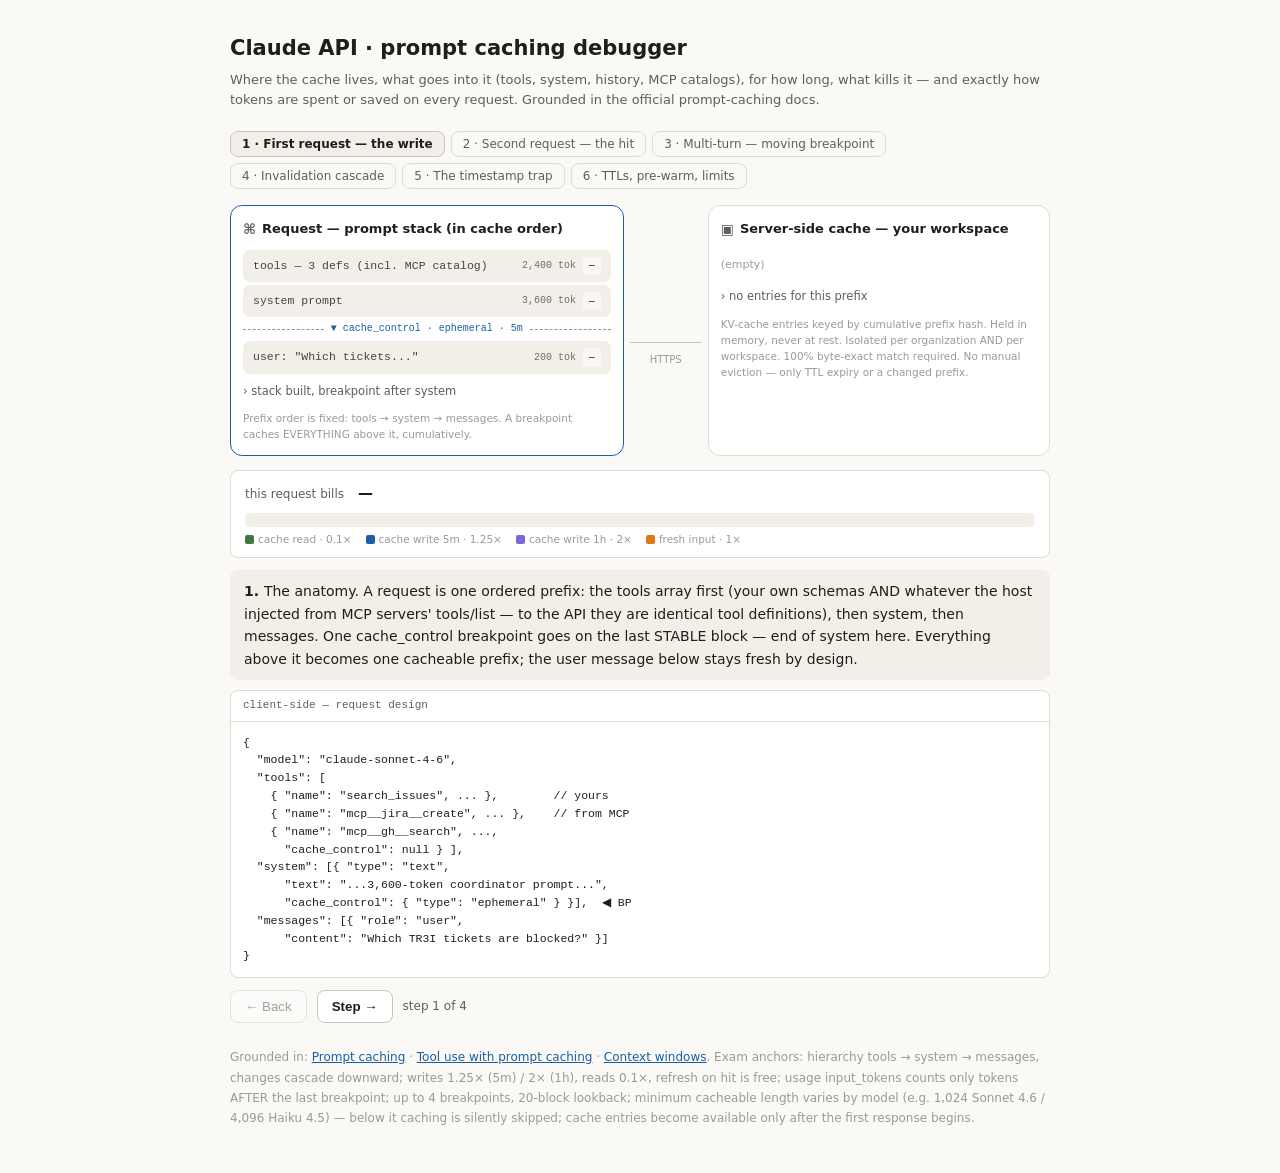
<file: interactive/claude-prompt-caching-debugger.html>
<!DOCTYPE html>
<html lang="en">
<head>
<meta charset="utf-8">
<meta name="viewport" content="width=device-width, initial-scale=1">
<title>Claude API · prompt caching debugger</title>
<style>
:root{
  --bg:#faf9f5; --surface:#ffffff; --surface2:#f1efe8;
  --text:#1f1e1c; --text2:#5f5e5a; --text3:#9b9a93;
  --border:#dedcd3; --border2:#c8c6bc;
  --accent:#185fa5;
  --radius:12px; --radius-sm:8px;
  --mono:ui-monospace,'SF Mono','Cascadia Code','JetBrains Mono',Consolas,monospace;
}
@media (prefers-color-scheme: dark){
  :root{
    --bg:#1b1a18; --surface:#242320; --surface2:#2e2d29;
    --text:#e8e6df; --text2:#aaa89f; --text3:#75746c;
    --border:#3a3934; --border2:#4c4b44;
    --accent:#85b7eb;
  }
}
*{box-sizing:border-box}
body{margin:0;background:var(--bg);color:var(--text);font:16px/1.6 system-ui,-apple-system,'Segoe UI',sans-serif;padding:32px 16px}
.wrap{max-width:820px;margin:0 auto}
h1{font-size:21px;font-weight:600;margin:0 0 4px}
.sub{font-size:13px;color:var(--text2);margin:0 0 20px}
.pills{display:flex;flex-wrap:wrap;gap:6px;margin:0 0 16px}
.pill{font-size:12px;padding:5px 11px;border-radius:var(--radius-sm);cursor:pointer;border:1px solid var(--border);background:transparent;color:var(--text2);font-family:inherit}
.pill[aria-pressed="true"]{background:var(--surface2);color:var(--text);border-color:var(--border2);font-weight:600}
.stage{display:grid;grid-template-columns:minmax(0,1.15fr) 84px minmax(0,1fr);align-items:stretch}
.panel{background:var(--surface);border:1px solid var(--border);border-radius:var(--radius);padding:12px;transition:border-color .3s;min-height:250px}
.panel.live{border-color:var(--accent)}
.ph{display:flex;align-items:center;gap:6px;margin-bottom:9px;font-size:13px;font-weight:600}
.ph .glyph{color:var(--text2);font-size:14px}
.blk{display:flex;align-items:center;gap:7px;padding:6px 9px;border-radius:7px;margin:3px 0;font-size:11.5px;border:1px solid transparent}
.blk .bn{font-family:var(--mono);flex:1;min-width:0;overflow:hidden;text-overflow:ellipsis;white-space:nowrap}
.blk .bt{font-size:10px;color:inherit;opacity:.75;font-family:var(--mono);white-space:nowrap}
.bchip{font-size:9.5px;font-family:var(--mono);font-weight:700;padding:1.5px 6px;border-radius:4px;white-space:nowrap}
.bpline{display:flex;align-items:center;gap:7px;margin:4px 0;font-size:10px;font-family:var(--mono);color:var(--accent)}
.bpline::before,.bpline::after{content:"";flex:1;border-top:1.5px dashed var(--accent);opacity:.6}
.entry{padding:7px 9px;border-radius:7px;margin:4px 0;border:1px solid var(--border);font-size:11px}
.entry .el{display:flex;align-items:center;gap:6px;font-family:var(--mono)}
.entry .el span:first-child{flex:1;min-width:0;overflow:hidden;text-overflow:ellipsis;white-space:nowrap}
.ttl{height:4px;border-radius:2px;background:var(--surface2);margin-top:6px;overflow:hidden}
.ttl i{display:block;height:100%;border-radius:2px;background:#3E7842;transition:width .4s}
.stat{font-size:11.5px;color:var(--text2);margin-top:8px}
.hint{font-size:10.5px;color:var(--text3);margin-top:10px;line-height:1.55}
.wire{display:flex;flex-direction:column;justify-content:center;align-items:center;padding:0 6px}
.wl{font-size:10.5px;color:var(--text2);text-align:center;margin-bottom:6px;min-height:40px;font-family:var(--mono)}
.line{position:relative;width:100%;height:8px}
.line::before{content:"";position:absolute;top:3.5px;left:0;right:0;height:1px;background:var(--border2)}
.dot{position:absolute;top:0;width:8px;height:8px;border-radius:50%;background:var(--accent);display:none}
@media (prefers-reduced-motion: no-preference){
  @keyframes goR{from{left:0}to{left:calc(100% - 8px)}}
  @keyframes goL{from{left:calc(100% - 8px)}to{left:0}}
  .dotR{animation:goR 1.1s ease-in-out infinite}
  .dotL{animation:goL 1.1s ease-in-out infinite}
}
.meter{border:1px solid var(--border);border-radius:var(--radius-sm);padding:10px 14px;margin:14px 0 0;background:var(--surface)}
.mrow{display:flex;align-items:baseline;gap:14px;flex-wrap:wrap;font-size:12px;color:var(--text2)}
.mrow b{font-size:15px;color:var(--text);font-variant-numeric:tabular-nums}
.mbar{display:flex;height:14px;border-radius:5px;overflow:hidden;margin:8px 0 4px;background:var(--surface2)}
.mbar div{height:100%;transition:width .4s;min-width:0}
.mleg{display:flex;gap:14px;font-size:10.5px;color:var(--text3);flex-wrap:wrap}
.mleg i{display:inline-block;width:9px;height:9px;border-radius:2px;margin-right:4px;vertical-align:-1px}
.explain{font-size:14px;line-height:1.6;margin:12px 0 10px;padding:10px 14px;background:var(--surface2);border-radius:var(--radius-sm)}
.payload{border:1px solid var(--border);border-radius:var(--radius-sm);overflow:hidden;background:var(--surface)}
.phead{font-size:11px;font-family:var(--mono);padding:6px 12px;border-bottom:1px solid var(--border);color:var(--text2)}
pre{margin:0;padding:12px;font-size:11.5px;font-family:var(--mono);line-height:1.55;white-space:pre-wrap;word-break:break-word;color:var(--text)}
.ctrl{display:flex;align-items:center;gap:10px;margin-top:12px}
button{font:13px/1 inherit;padding:8px 14px;border-radius:var(--radius-sm);border:1px solid var(--border2);background:var(--surface);color:var(--text);cursor:pointer}
button:hover:not(:disabled){background:var(--surface2)}
button:disabled{opacity:.4;cursor:default}
.stepn{font-size:12px;color:var(--text2)}
.foot{font-size:12px;color:var(--text3);margin-top:24px;line-height:1.7}
.foot a{color:var(--accent)}
@media (max-width:700px){.stage{grid-template-columns:1fr}.wire{flex-direction:row;gap:10px;padding:10px 0}.line{width:120px}.wl{margin:0;min-height:auto}}
</style>
</head>
<body>
<div class="wrap">
<h1>Claude API · prompt caching debugger</h1>
<p class="sub">Where the cache lives, what goes into it (tools, system, history, MCP catalogs), for how long, what kills it — and exactly how tokens are spent or saved on every request. Grounded in the official prompt-caching docs.</p>

<div class="pills" id="pills"></div>

<div class="stage">
  <div class="panel" id="cpanel">
    <div class="ph"><span class="glyph">⌘</span>Request — prompt stack (in cache order)</div>
    <div id="stack"></div>
    <div class="stat" id="cstat"></div>
    <div class="hint">Prefix order is fixed: tools → system → messages. A breakpoint caches EVERYTHING above it, cumulatively.</div>
  </div>
  <div class="wire">
    <div class="wl" id="wlabel"></div>
    <div class="line"><div class="dot" id="dot"></div></div>
    <div style="font-size:10px;color:var(--text3);margin-top:6px">HTTPS</div>
  </div>
  <div class="panel" id="spanel">
    <div class="ph"><span class="glyph">▣</span>Server-side cache — your workspace</div>
    <div id="entries"></div>
    <div class="stat" id="sstat"></div>
    <div class="hint">KV-cache entries keyed by cumulative prefix hash. Held in memory, never at rest. Isolated per organization AND per workspace. 100% byte-exact match required. No manual eviction — only TTL expiry or a changed prefix.</div>
  </div>
</div>

<div class="meter" id="meter">
  <div class="mrow"><span>this request bills</span><b id="mcost">—</b><span id="mbase"></span><b id="msave" style="color:#3E7842"></b></div>
  <div class="mbar" id="mbar"></div>
  <div class="mleg"><span><i style="background:#3E7842"></i>cache read · 0.1×</span><span><i style="background:#185fa5"></i>cache write 5m · 1.25×</span><span><i style="background:#7C66DC"></i>cache write 1h · 2×</span><span><i style="background:#D97917"></i>fresh input · 1×</span></div>
</div>

<div class="explain" id="explain"></div>

<div class="payload">
  <div class="phead" id="phead">on the wire</div>
  <pre id="pcode"></pre>
</div>

<div class="ctrl">
  <button id="prev" onclick="mv(-1)">← Back</button>
  <button id="next" onclick="mv(1)" style="font-weight:600">Step →</button>
  <span class="stepn" id="stepn"></span>
</div>

<p class="foot">Grounded in: <a href="https://platform.claude.com/docs/en/build-with-claude/prompt-caching">Prompt caching</a> · <a href="https://platform.claude.com/docs/en/agents-and-tools/tool-use/tool-use-with-prompt-caching">Tool use with prompt caching</a> · <a href="https://platform.claude.com/docs/en/build-with-claude/context-windows">Context windows</a>. Exam anchors: hierarchy tools → system → messages, changes cascade downward; writes 1.25× (5m) / 2× (1h), reads 0.1×, refresh on hit is free; usage input_tokens counts only tokens AFTER the last breakpoint; up to 4 breakpoints, 20-block lookback; minimum cacheable length varies by model (e.g. 1,024 Sonnet 4.6 / 4,096 Haiku 4.5) — below it caching is silently skipped; cache entries become available only after the first response begins.</p>
</div>

<script>
const ST={W:["#E6F1FB","#0C447C","WRITE"],W1:["#EEEDFE","#3C3489","WRITE 1h"],R:["#EAF3DE","#27500A","HIT"],F:["#FAEEDA","#633806","FRESH"],X:["#FCEBEB","#791F1F","INVALID"],N:["#F1EFE8","#444441","—"]};
const ET={live:["#EAF3DE","#27500A"],ref:["#EAF3DE","#27500A"],dead:["#FCEBEB","#791F1F"],warm:["#E6F1FB","#0C447C"]};
function B(n,t,s){return{n:n,t:t,s:s}}
function P(l){return{bp:l}}
function E(l,ttl,st,fill){return{l:l,ttl:ttl,st:st,f:fill}}
const S=[
{n:"1 · First request — the write",steps:[
{d:"client",w:"",e:"The anatomy. A request is one ordered prefix: the tools array first (your own schemas AND whatever the host injected from MCP servers' tools/list — to the API they are identical tool definitions), then system, then messages. One cache_control breakpoint goes on the last STABLE block — end of system here. Everything above it becomes one cacheable prefix; the user message below stays fresh by design.",
p:'{\n  "model": "claude-sonnet-4-6",\n  "tools": [\n    { "name": "search_issues", ... },        // yours\n    { "name": "mcp__jira__create", ... },    // from MCP\n    { "name": "mcp__gh__search", ...,\n      "cache_control": null } ],\n  "system": [{ "type": "text",\n      "text": "...3,600-token coordinator prompt...",\n      "cache_control": { "type": "ephemeral" } }],  ◀ BP\n  "messages": [{ "role": "user",\n      "content": "Which TR3I tickets are blocked?" }]\n}',
stack:[B("tools — 3 defs (incl. MCP catalog)","2,400 tok","N"),B("system prompt","3,600 tok","N"),P("cache_control · ephemeral · 5m"),B("user: \"Which tickets...\"","200 tok","N")],
cache:[],cs:"stack built, breakpoint after system",ss:"no entries for this prefix",cost:null},
{d:"send",w:"POST /v1/messages →",e:"The server hashes the prefix at the breakpoint — a CUMULATIVE hash covering tools + system — and looks for an existing entry. Nothing there (and the lookback behind the breakpoint finds nothing either, because writes only ever happen AT breakpoints). Cache miss: the full prompt is processed.",
p:'server lookup:\n  hash(tools + system) → no entry\n  lookback (≤20 blocks)  → no prior writes\n  ⇒ MISS — process all 6,200 tokens fresh',
stack:[B("tools — 3 defs (incl. MCP catalog)","2,400 tok","F"),B("system prompt","3,600 tok","F"),P("cache_control · ephemeral · 5m"),B("user: \"Which tickets...\"","200 tok","F")],
cache:[],cs:"awaiting response…",ss:"computing prefix hash — miss",cost:null},
{d:"server",w:"",e:"The write happens as the response BEGINS — the model's processed KV state for the prefix is stored under that hash. Timing detail that bites parallel workloads: the entry is only available after the first response starts, so concurrent identical requests all miss. Fire one, wait for it to begin, then fan out.",
p:'cache write:\n  key:   hash(tools+system)  = "a3f9…"\n  value: KV state, 6,000 tokens\n  ttl:   5 minutes\n  scope: this workspace only\n\n# in memory only — never stored at rest (ZDR-eligible)',
stack:[B("tools — 3 defs (incl. MCP catalog)","2,400 tok","W"),B("system prompt","3,600 tok","W"),P("cache_control · ephemeral · 5m"),B("user: \"Which tickets...\"","200 tok","F")],
cache:[E("a3f9… tools+system · 6,000 tok","5m","live",100)],cs:"awaiting response…",ss:"entry written · TTL 5:00",cost:null},
{d:"recv",w:"← 200 OK + usage",e:"The usage block is the ground truth — learn to read it. input_tokens is NOT your total: it counts ONLY tokens after the last breakpoint. Total = cache_read + cache_creation + input_tokens. And the honest math: this first request cost MORE than no caching (7,700 token-equivalents vs 6,200) because writes carry the 1.25× premium. Caching is an investment that pays back from request two.",
p:'"usage": {\n  "cache_creation_input_tokens": 6000,   ← written\n  "cache_read_input_tokens":     0,\n  "input_tokens":                200,    ← AFTER the BP\n  "output_tokens":               180\n}\n\nbilled ≈ 6000×1.25 + 200×1.0 = 7,700 tok-eq\nno-cache baseline               6,200 tok-eq   (+24%)',
stack:[B("tools — 3 defs (incl. MCP catalog)","2,400 tok","W"),B("system prompt","3,600 tok","W"),P("cache_control · ephemeral · 5m"),B("user: \"Which tickets...\"","200 tok","F")],
cache:[E("a3f9… tools+system · 6,000 tok","5m","live",95)],cs:"response rendered",ss:"entry live · TTL 4:5x",cost:{r:0,w:6000,w1:0,f:200}}]},

{n:"2 · Second request — the hit",steps:[
{d:"send",w:"POST /v1/messages →",e:"Two minutes later, a new question. The prefix bytes are IDENTICAL — same tools, same system, breakpoint in the same place — only the user message differs. The hash matches the live entry.",
p:'{\n  "tools": [ ...unchanged... ],\n  "system": [ ...unchanged, cache_control... ],  ◀ BP\n  "messages": [{ "role": "user",\n      "content": "Summarize sprint progress" }]   ← only change\n}\n\nserver lookup: hash(tools+system) = "a3f9…" → HIT',
stack:[B("tools — 3 defs (incl. MCP catalog)","2,400 tok","R"),B("system prompt","3,600 tok","R"),P("cache_control · ephemeral · 5m"),B("user: \"Summarize sprint...\"","250 tok","F")],
cache:[E("a3f9… tools+system · 6,000 tok","5m","ref",100)],cs:"awaiting response…",ss:"HIT — KV state loaded, TTL reset to 5:00",cost:null},
{d:"recv",w:"← 200 OK + usage",e:"6,000 tokens arrive at one-tenth price; only the 250 fresh tokens bill at full rate. 850 vs 6,250 token-equivalents — 86% saved, plus faster time-to-first-token because the prefix wasn't recomputed. And the part people miss: the HIT REFRESHED THE TTL FOR FREE. A conversation that stays chattier than 5-minute gaps keeps its cache warm indefinitely without ever paying the write premium again.",
p:'"usage": {\n  "cache_creation_input_tokens": 0,\n  "cache_read_input_tokens":     6000,  ← 0.1×\n  "input_tokens":                250\n}\n\nbilled ≈ 6000×0.1 + 250×1.0 =   850 tok-eq\nno-cache baseline             6,250 tok-eq   (−86%)',
stack:[B("tools — 3 defs (incl. MCP catalog)","2,400 tok","R"),B("system prompt","3,600 tok","R"),P("cache_control · ephemeral · 5m"),B("user: \"Summarize sprint...\"","250 tok","F")],
cache:[E("a3f9… tools+system · 6,000 tok","5m","ref",100)],cs:"86% of input cost avoided",ss:"refreshed on read — no charge",cost:{r:6000,w:0,w1:0,f:250}},
{d:"client",w:"",e:"Same mechanics, summarized. Every block type in the stack can be cached: tool definitions, system blocks, user AND assistant text, images and documents (user turns), tool_use and tool_result blocks. Three things can't: thinking blocks directly (though they ride along inside cached assistant turns — and count as input tokens when read back), sub-content like citations (cache the parent document block instead), and empty text blocks.",
p:'cacheable                     not cacheable\n──────────────────────────────────────────────\ntools array                   thinking blocks (directly;\nsystem blocks                   they ride along in prior\nuser/assistant text             assistant turns)\nimages & documents            citations (cache the parent\ntool_use blocks                 document block instead)\ntool_result blocks            empty text blocks',
stack:[B("tools — 3 defs (incl. MCP catalog)","2,400 tok","R"),B("system prompt","3,600 tok","R"),P("cache_control · ephemeral · 5m"),B("user: \"Summarize sprint...\"","250 tok","F")],
cache:[E("a3f9… tools+system · 6,000 tok","5m","ref",92)],cs:"reference card",ss:"entry warm",cost:null}]},

{n:"3 · Multi-turn — moving breakpoint",steps:[
{d:"client",w:"",e:"Conversations are where caching compounds, and automatic caching is built for them: one top-level cache_control and the system places the breakpoint on the LAST cacheable block — then moves it forward every turn on its own. The agentic loop from the earlier debuggers, where each tool round-trip is a fresh API call carrying the whole history, is exactly this shape.",
p:'{\n  "model": "claude-sonnet-4-6",\n  "cache_control": { "type": "ephemeral" },   ← top level\n  "system": "...",\n  "messages": [ ...grows every turn... ]\n}\n# automatic mode: breakpoint = last cacheable\n# block, advanced automatically each request',
stack:[B("tools + system","6,000 tok","N"),B("user(1)","300 tok","N"),P("auto breakpoint · 5m")],
cache:[],cs:"automatic caching enabled",ss:"—",cost:null},
{d:"recv",w:"turn 1 → write all",e:"Turn 1 writes the entire prefix — tools, system, the first user message — as one entry at the auto-placed breakpoint.",
p:'"usage": { "cache_creation_input_tokens": 6300,\n           "cache_read_input_tokens": 0,\n           "input_tokens": 0 }\n# input_tokens = 0: nothing sits below the breakpoint',
stack:[B("tools + system","6,000 tok","W"),B("user(1)","300 tok","W"),P("auto breakpoint · 5m")],
cache:[E("…6,300 tok (through user 1)","5m","live",100)],cs:"turn 1 complete",ss:"1 entry",cost:{r:0,w:6300,w1:0,f:0}},
{d:"recv",w:"turn 2 → read + delta",e:"Turn 2 appends assistant(1) and user(2). The breakpoint has moved to the new end; the hash there is new, so the lookback walks backward and finds the turn-1 entry. Result: 6,300 tokens read at 0.1×, only the 500-token delta written. This is the steady state — every turn re-sends the FULL history (the server is stateless, remember) but only ever pays full attention to the new tail.",
p:'"usage": { "cache_read_input_tokens": 6300,\n           "cache_creation_input_tokens": 500,\n           "input_tokens": 0 }\n\nbilled ≈ 630 + 625 = 1,255 tok-eq\nbaseline             6,800 tok-eq   (−82%)',
stack:[B("tools + system","6,000 tok","R"),B("user(1)","300 tok","R"),B("asst(1) + user(2)","500 tok","W"),P("auto breakpoint · 5m")],
cache:[E("…6,300 tok (through user 1)","5m","ref",100),E("…6,800 tok (through user 2)","5m","live",100)],cs:"turn 2: read prefix, write delta",ss:"2 entries (cumulative)",cost:{r:6300,w:500,w1:0,f:0}},
{d:"client",w:"",e:"The one rule that limits this: the lookback window is 20 BLOCKS per breakpoint. If a single turn dumps 20+ new blocks (think a tool burst returning many results), the walk-back never reaches the previous entry — full cache miss despite a warm cache. The fix is the 4-breakpoint budget: pin an extra explicit breakpoint deeper in the history so a second lookback window starts there. Four breakpoints, zero extra cost — you pay only for what's written and read, never for the markers.",
p:'turn 3 appends 26 blocks:\n  lookback from new BP checks 20 positions\n  → previous entry is at position 21 → MISS\n\nfix: explicit second breakpoint mid-history\n  messages[k]: { ..., "cache_control":\n                 { "type": "ephemeral" } }\n# up to 4 breakpoints; automatic mode\n# consumes one of the 4 slots',
stack:[B("tools + system","6,000 tok","R"),B("history …","6,800 tok","R"),P("explicit BP #2 (anchor)"),B("turn 3 — 26 new blocks","3,100 tok","W"),P("auto breakpoint · 5m")],
cache:[E("…6,800 tok (anchor)","5m","ref",100),E("…9,900 tok (new tail)","5m","live",100)],cs:"anchored against 20-block drift",ss:"lookback window protected",cost:null}]},

{n:"4 · Invalidation cascade",steps:[
{d:"client",w:"",e:"Setup: a fully warm three-tier cache using three explicit breakpoints — tools, system, and conversation cached as separate prefix entries (the reason to use multiple breakpoints: these layers change at different frequencies). Everything reads at 0.1×. Now watch what different edits destroy.",
p:'breakpoints:\n  tools[last]   ◀ BP1   (changes ~never)\n  system[last]  ◀ BP2   (changes weekly)\n  messages[k]   ◀ BP3   (grows every turn)\n\ncache: 3 cumulative entries, all warm',
stack:[B("tools (incl. MCP catalog)","2,400 tok","R"),P("BP1"),B("system prompt","3,600 tok","R"),P("BP2"),B("conversation history","8,000 tok","R"),P("BP3"),B("new user msg","200 tok","F")],
cache:[E("tools · 2,400","5m","ref",100),E("tools+system · 6,000","5m","ref",100),E("…+history · 14,000","5m","ref",100)],cs:"steady state — 3 tiers warm",ss:"3 entries live",cost:{r:14000,w:0,w1:0,f:200}},
{d:"send",w:"POST (edited tool) →",e:"Edit ONE tool description — or have an MCP server change its catalog (tools/list_changed → the host re-injects new definitions; same thing to the API). Tools sit at the TOP of the hierarchy, and hashes are cumulative, so the damage cascades down through everything: tools cache dead, system cache dead, messages cache dead. One word in one description = 14,000 tokens rewritten at 1.25×.",
p:'what changed         tools   system   messages\n──────────────────────────────────────────────\ntool definitions       ✘       ✘        ✘\nweb search toggle      ✓       ✘        ✘\ncitations toggle       ✓       ✘        ✘\ntool_choice / images   (invalidates message tier)\n\n# MCP catalog change ⇒ tool definition change\n# ⇒ full cascade. Pin MCP tool versions in prod.',
stack:[B("tools — 1 description edited","2,400 tok","X"),P("BP1"),B("system prompt","3,600 tok","X"),P("BP2"),B("conversation history","8,000 tok","X"),P("BP3"),B("new user msg","200 tok","F")],
cache:[E("tools · 2,400","5m","dead",0),E("tools+system · 6,000","5m","dead",0),E("…+history · 14,000","5m","dead",0)],cs:"full cascade — everything cold",ss:"all entries unreachable (hash mismatch)",cost:{r:0,w:14000,w1:0,f:200}},
{d:"send",w:"POST (edited system) →",e:"Same experiment one level down: tools untouched, system prompt edited. Now BP1's hash still matches — the tools entry survives and reads at 0.1× — while system and messages below it rewrite. The design rule falls straight out of this: order content by stability, most static at the top, and breakpoint each tier so an edit only pays for its own level and below.",
p:'"usage": {\n  "cache_read_input_tokens":     2400,   ← tools tier\n  "cache_creation_input_tokens": 11600,  ← sys + history\n  "input_tokens":                200\n}\n\nbilled ≈ 240 + 14,500 + 200 = 14,940 tok-eq\n(vs 17,700 if tools had died too)',
stack:[B("tools (incl. MCP catalog)","2,400 tok","R"),P("BP1"),B("system — edited","3,600 tok","W"),P("BP2"),B("conversation history","8,000 tok","W"),P("BP3"),B("new user msg","200 tok","F")],
cache:[E("tools · 2,400","5m","ref",100),E("tools+system′ · 6,000","5m","live",100),E("…+history · 14,000","5m","live",100)],cs:"partial survival — tiering paid off",ss:"tools tier reused, lower tiers rewritten",cost:{r:2400,w:11600,w1:0,f:200}},
{d:"client",w:"",e:"The sneaky invalidators, because they don't look like prompt edits: toggling web search or citations rewrites the SYSTEM prompt under the hood (system + messages die, tools survive); changing tool_choice or adding/removing images anywhere invalidates the message tier; and unstable JSON key ordering in tool_use blocks (Swift and Go randomize map order) silently breaks byte-exact matching every single request. If cache_read is mysteriously 0, these four are the suspects — and the cache-diagnostics beta can diff consecutive requests to show exactly where the prefix diverged.",
p:'silent cache killers:\n  · web_search / citations toggle → system rewrite\n  · tool_choice change            → message tier\n  · image added or removed       → message tier\n  · non-deterministic JSON key order in tool_use\n    (Swift, Go) → byte mismatch every request\n\ndebug: usage.cache_read_input_tokens == 0?\n→ cache diagnostics (beta) pinpoints divergence',
stack:[B("tools (incl. MCP catalog)","2,400 tok","R"),P("BP1"),B("system prompt","3,600 tok","R"),P("BP2"),B("conversation history","8,000 tok","R"),P("BP3"),B("new user msg","200 tok","F")],
cache:[E("tools · 2,400","5m","ref",100),E("tools+system · 6,000","5m","ref",100),E("…+history · 14,000","5m","ref",100)],cs:"debug checklist",ss:"3 entries live",cost:null}]},

{n:"5 · The timestamp trap",steps:[
{d:"send",w:"POST →",e:"The classic self-inflicted wound, straight from the docs. Five stable context blocks, then a per-request block carrying a timestamp and the user message — and the breakpoint sits on that LAST block. Every request the timestamp differs, so the cumulative hash at the breakpoint differs, so the lookback hunts for prior writes at earlier positions… and finds none, because writes only ever happened at the (always-unique) breakpoint. You pay the 1.25× write premium on every single request and never see one read.",
p:'block 1-5: static context        (never changes)\nblock 6:   "[2026-06-12 14:03:22] user: …"  ◀ BP\n\nrequest 1: write @ block 6  (hash incl. timestamp)\nrequest 2: new timestamp → new hash → lookback\n           checks blocks 5,4,3,2,1 → NO writes\n           ever happened there → MISS\nrequest 3: same story, forever\n\ncache_read_input_tokens: 0  — every time',
stack:[B("static context (blocks 1–5)","9,000 tok","W"),B("timestamp + user msg","220 tok","W"),P("BP — on the changing block ✘")],
cache:[E("hash(…14:03:22) · orphaned","5m","dead",60),E("hash(…14:01:07) · orphaned","5m","dead",30)],cs:"perpetual write, zero reads",ss:"orphan entries pile up, none reusable",cost:{r:0,w:9220,w1:0,f:0}},
{d:"send",w:"POST (fixed) →",e:"The fix is one line: move cache_control to block 5 — the last block that is IDENTICAL across requests. Static prefix cached once, the volatile tail bills as ordinary fresh input below the breakpoint. Note automatic caching falls into the same trap with this structure (it targets the last block by definition), which is exactly when you switch to an explicit breakpoint.",
p:'block 1-5: static context   ◀ BP (stable) ✓\nblock 6:   timestamp + user msg   (fresh, below BP)\n\n"usage": { "cache_read_input_tokens": 9000,\n           "cache_creation_input_tokens": 0,\n           "input_tokens": 220 }\n\nrule: breakpoint on the LAST block whose prefix\nis byte-identical across the requests that\nshould share the cache',
stack:[B("static context (blocks 1–5)","9,000 tok","R"),P("BP — on last stable block ✓"),B("timestamp + user msg","220 tok","F")],
cache:[E("hash(blocks 1–5) · 9,000 tok","5m","ref",100)],cs:"hits on every request now",ss:"one durable entry, refreshed each read",cost:{r:9000,w:0,w1:0,f:220}},
{d:"client",w:"",e:"Generalized: dynamic content is fine — BELOW the last breakpoint. Above it, a single varying byte (timestamps, request IDs, user names, RAG chunks that reorder) poisons everything after its position. Audit your stack top-to-bottom for stability, and remember the same discipline from the multi-agent debugger's PostToolUse trimming: what you keep out of the stable prefix is as important as what you put in.",
p:'stable, cache-worthy        volatile, keep below BP\n────────────────────────────────────────────────\nsystem instructions         timestamps / request IDs\ntool & MCP definitions      per-user identifiers\nfew-shot examples           freshly retrieved RAG\nreference docs / books      the incoming message\nCLAUDE.md-style context     rotating session data',
stack:[B("stable prefix","9,000 tok","R"),P("BP"),B("volatile tail","220 tok","F")],
cache:[E("hash(stable prefix) · 9,000 tok","5m","ref",100)],cs:"design rule",ss:"—",cost:null}]},

{n:"6 · TTLs, pre-warm, limits",steps:[
{d:"client",w:"",e:"Two TTLs, one decision rule. The 5-minute default refreshes FREE on every hit — traffic faster than 5-minute gaps should stay on it, the cache effectively never expires. The 1-hour TTL costs 2× to write and earns its keep when gaps run 5–60 minutes: a side-agent that grinds longer than 5 minutes between calls, a user who wanders off mid-chat. Bonus that matters at TR3I's scale: cache HITS are not deducted from your rate limits.",
p:'"cache_control": { "type": "ephemeral",\n                   "ttl": "1h" }          ← 2× write\n\ngap < 5 min   → 5m TTL (free refresh wins)\ngap 5–60 min  → 1h TTL\ngap > 60 min  → re-warm or eat the rewrite\n\nmixing TTLs: longer MUST precede shorter\n  tools+system  ◀ BP ttl 1h\n  conversation  ◀ BP ttl 5m   ✓ (1h before 5m)',
stack:[B("tools + system","6,000 tok","W1"),P("BP · ttl 1h · 2×"),B("conversation","4,000 tok","W"),P("BP · ttl 5m · 1.25×"),B("user msg","200 tok","F")],
cache:[E("tools+system · 6,000","1h","warm",100),E("…+conversation · 10,000","5m","live",100)],cs:"mixed TTLs, ordered long → short",ss:"two TTL classes coexisting",cost:{r:0,w:4000,w1:6000,f:200}},
{d:"send",w:"POST max_tokens: 0 →",e:"Pre-warming: pay the write BEFORE users arrive. A max_tokens: 0 request reads the prompt in, writes the cache at your breakpoint, and returns immediately — empty content array, stop_reason max_tokens, zero output billed. First real user then opens on a warm cache with fast time-to-first-token. Put the breakpoint on the SHARED prefix, never on the placeholder message, or the entry keys to \"warmup\" and nothing ever hits it. Re-fire on schedule to keep it warm; rejected if you combine it with streaming, thinking, structured outputs, or forced tool_choice.",
p:'{ "max_tokens": 0,\n  "system": [{ ...8k prompt...,\n     "cache_control": {"type":"ephemeral"} }],  ◀ BP here\n  "messages": [{ "role":"user",\n                 "content": "warmup" }] }       ← NOT here\n\n← { "content": [],\n    "stop_reason": "max_tokens",\n    "usage": { "cache_creation_input_tokens": 8000,\n               "output_tokens": 0 } }',
stack:[B("system (shared prefix)","8,000 tok","W"),P("BP — on shared prefix ✓"),B("\"warmup\" placeholder","2 tok","F")],
cache:[E("hash(system) · 8,000 tok","5m","live",100)],cs:"cache warmed before traffic",ss:"entry ready for first real user",cost:{r:0,w:8000,w1:0,f:2}},
{d:"client",w:"",e:"The floor everyone forgets: each model has a MINIMUM cacheable prefix length — 1,024 tokens for Sonnet 4.6 and Opus 4.8, 4,096 for Haiku 4.5 (and it varies further by model and platform). Below the floor, caching is SILENTLY skipped: no error, no warning, just both cache fields at 0 in usage. If your prefix lands just under, padding it up to the threshold with more examples is usually profitable — reads at 0.1× beat fresh input fast.",
p:'minimum cacheable prefix (Claude API):\n  Sonnet 4.6 / Opus 4.8 / Sonnet 4.5 → 1,024 tok\n  Haiku 4.5                          → 4,096 tok\n  (per-model, per-platform — check the docs table)\n\nbelow minimum → processed WITHOUT caching, silently\ndetect it:  cache_creation_input_tokens == 0\n        AND cache_read_input_tokens   == 0',
stack:[B("system prompt","800 tok","N"),P("BP — below 1,024 minimum ✘"),B("user msg","150 tok","F")],
cache:[],cs:"prefix under the floor — nothing cached",ss:"no entry (silent skip)",cost:{r:0,w:0,w1:0,f:950}},
{d:"client",w:"",e:"Closing rules for the exam and for production. Exact matching: a hit needs 100% identical bytes up to the breakpoint — including images. Isolation: caches never cross organizations, and (since Feb 2026) never cross workspaces within one. Eviction: there is no API to flush a cache — change the prefix or wait out the TTL. And caching never changes the model's OUTPUT; it only changes what you pay and how fast the first token lands. In the agent stacks from the earlier debuggers, this is why coordinator loops are affordable: the giant stable prefix rides at 0.1× while only each turn's delta pays full fare.",
p:'invariants:\n  · hit = byte-exact prefix match, 100%\n  · isolated per org AND per workspace\n  · no manual eviction — TTL or prefix change\n  · output is identical with or without cache\n  · markers are free; you pay for writes & reads\n\ntotal_input = cache_read + cache_creation\n            + input_tokens   (after last BP)',
stack:[B("tools + system + history","14,000 tok","R"),P("BP"),B("this turn's delta","300 tok","F")],
cache:[E("warm steady state · 14,000 tok","5m","ref",100)],cs:"the steady state to aim for",ss:"reads ≫ writes",cost:{r:14000,w:0,w1:0,f:300}}]}
];
let si=0,ti=0;
const $=id=>document.getElementById(id);
function pills(){$("pills").innerHTML=S.map((s,i)=>'<button class="pill" aria-pressed="'+(i===si)+'" onclick="go('+i+')">'+s.n+'</button>').join('')}
function blk(b){
if(b.bp!==undefined)return '<div class="bpline">▼ '+b.bp+'</div>';
const[bg,tx,lab]=ST[b.s];
return '<div class="blk" style="background:'+bg+';color:'+tx+'"><span class="bn">'+b.n+'</span><span class="bt">'+b.t+'</span><span class="bchip" style="background:rgba(255,255,255,.55);color:'+tx+'">'+lab+'</span></div>'}
function ent(e){
const[bg,tx]=ET[e.st];
const lab=e.st==='ref'?'refreshed':e.st==='live'?'live':e.st==='warm'?'1h':'dead';
return '<div class="entry"><div class="el"><span>'+e.l+'</span><span class="bchip" style="background:'+bg+';color:'+tx+'">'+lab+' · '+e.ttl+'</span></div><div class="ttl"><i style="width:'+e.f+'%;'+(e.st==='dead'?'background:#e24b4a':e.st==='warm'?'background:#7C66DC':'')+'"></i></div></div>'}
function fmt(n){return n.toLocaleString('en-US')}
function draw(){
const st=S[si].steps[ti];
$("stack").innerHTML=st.stack.map(blk).join('');
$("entries").innerHTML=st.cache.length?st.cache.map(ent).join(''):'<div style="font-size:11px;color:var(--text3);padding:6px 0">(empty)</div>';
$("cstat").textContent="› "+st.cs;
$("sstat").textContent="› "+st.ss;
$("wlabel").textContent=st.w;
const dot=$("dot");
dot.className="dot "+(st.d==='send'?'dotR':st.d==='recv'?'dotL':'');
dot.style.display=(st.d==='send'||st.d==='recv')?'block':'none';
$("cpanel").className='panel'+((st.d==='client'||st.d==='send')?' live':'');
$("spanel").className='panel'+((st.d==='server'||st.d==='recv')?' live':'');
if(st.cost){
const c=st.cost,base=c.r+c.w+c.w1+c.f,act=c.r*0.1+c.w*1.25+c.w1*2+c.f;
$("mcost").textContent=fmt(Math.round(act))+" tok-eq";
$("mbase").textContent="no-cache baseline "+fmt(base)+" tok-eq";
const dpct=Math.round((1-act/base)*100);
$("msave").textContent=(dpct>=0?"−":"+")+Math.abs(dpct)+"%";
$("msave").style.color=dpct>=0?"#3E7842":"#C2410C";
$("mbar").innerHTML=
 (c.r?'<div style="background:#3E7842;width:'+(c.r/base*100)+'%"></div>':'')+
 (c.w?'<div style="background:#185fa5;width:'+(c.w/base*100)+'%"></div>':'')+
 (c.w1?'<div style="background:#7C66DC;width:'+(c.w1/base*100)+'%"></div>':'')+
 (c.f?'<div style="background:#D97917;width:'+(c.f/base*100)+'%"></div>':'');
}else{
$("mcost").textContent="—";$("mbase").textContent="";$("msave").textContent="";$("mbar").innerHTML="";
}
$("explain").innerHTML='<strong>'+(ti+1)+'. </strong>'+st.e;
$("phead").textContent=st.d==='send'?'client → server':st.d==='recv'?'server → client (usage)':st.d==='server'?'inside the cache layer':'client-side — request design';
$("pcode").textContent=st.p;
$("stepn").textContent='step '+(ti+1)+' of '+S[si].steps.length;
$("prev").disabled=ti===0;
$("next").disabled=ti===S[si].steps.length-1;
pills();
}
function go(i){si=i;ti=0;draw()}
function mv(d){ti=Math.max(0,Math.min(S[si].steps.length-1,ti+d));draw()}
draw();
</script>
</body>
</html>
</file>
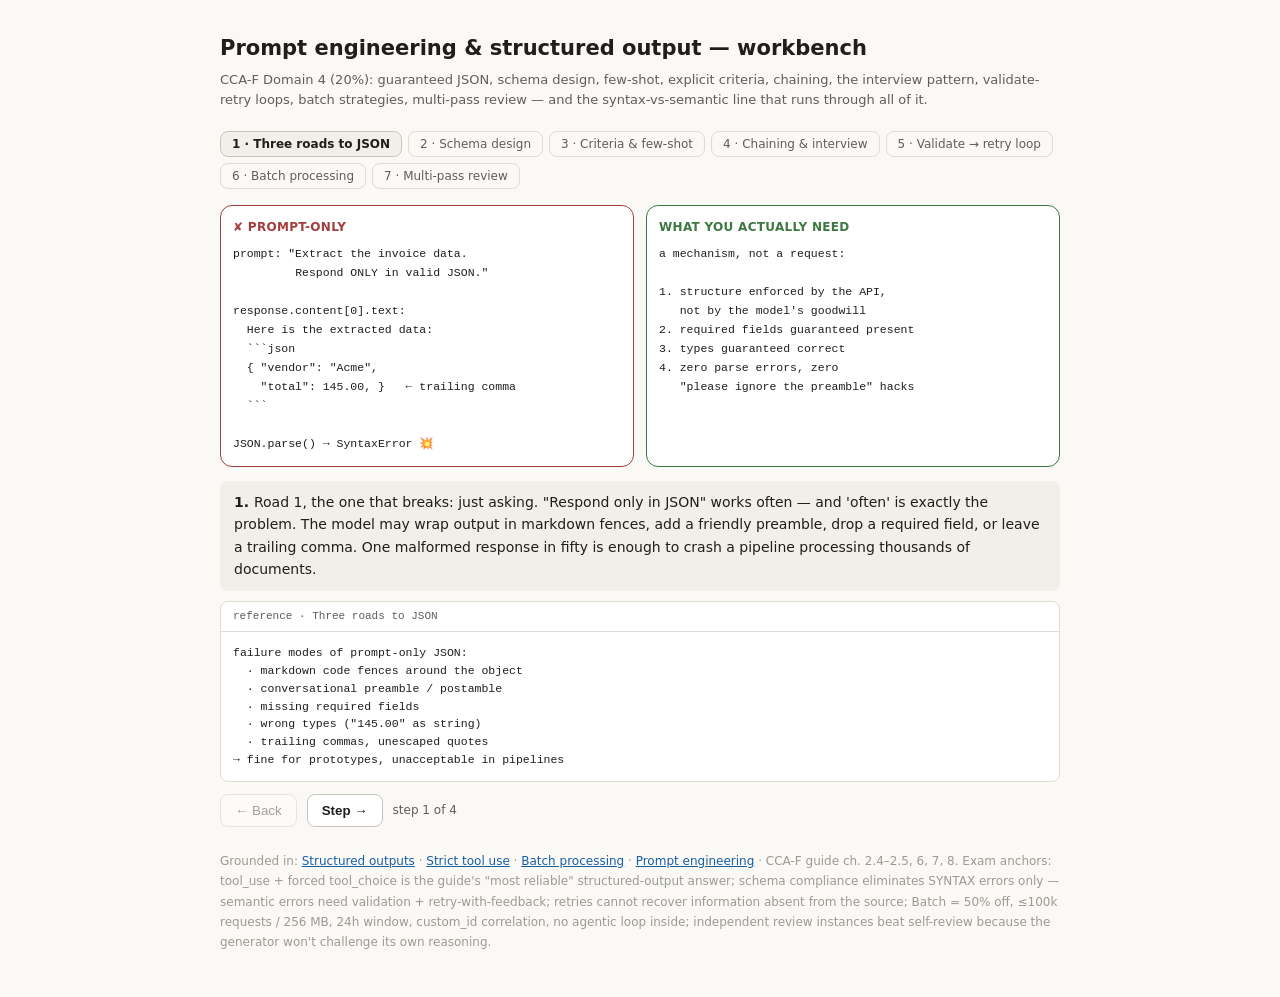
<file: interactive/claude-prompt-engineering-workbench.html>
<!DOCTYPE html>
<html lang="en">
<head>
<meta charset="utf-8">
<meta name="viewport" content="width=device-width, initial-scale=1">
<title>Claude API · prompt engineering & structured output workbench</title>
<style>
:root{
  --bg:#faf9f5; --surface:#ffffff; --surface2:#f1efe8;
  --text:#1f1e1c; --text2:#5f5e5a; --text3:#9b9a93;
  --border:#dedcd3; --border2:#c8c6bc;
  --accent:#185fa5; --good:#3E7842; --bad:#C2410C; --badr:#A33E3E;
  --radius:12px; --radius-sm:8px;
  --mono:ui-monospace,'SF Mono','Cascadia Code','JetBrains Mono',Consolas,monospace;
}
@media (prefers-color-scheme: dark){
  :root{
    --bg:#1b1a18; --surface:#242320; --surface2:#2e2d29;
    --text:#e8e6df; --text2:#aaa89f; --text3:#75746c;
    --border:#3a3934; --border2:#4c4b44;
    --accent:#85b7eb; --good:#7CB87F; --bad:#E8A87C; --badr:#D98B8B;
  }
}
*{box-sizing:border-box}
body{margin:0;background:var(--bg);color:var(--text);font:16px/1.6 system-ui,-apple-system,'Segoe UI',sans-serif;padding:32px 16px}
.wrap{max-width:840px;margin:0 auto}
h1{font-size:21px;font-weight:600;margin:0 0 4px}
.sub{font-size:13px;color:var(--text2);margin:0 0 20px}
.pills{display:flex;flex-wrap:wrap;gap:6px;margin:0 0 16px}
.pill{font-size:12px;padding:5px 11px;border-radius:var(--radius-sm);cursor:pointer;border:1px solid var(--border);background:transparent;color:var(--text2);font-family:inherit}
.pill[aria-pressed="true"]{background:var(--surface2);color:var(--text);border-color:var(--border2);font-weight:600}
.stage{min-height:220px}
.cmp{display:grid;grid-template-columns:1fr 1fr;gap:12px}
.col{background:var(--surface);border:1.5px solid var(--border);border-radius:var(--radius);padding:12px}
.col.bad{border-color:var(--badr)}
.col.good{border-color:var(--good)}
.colh{display:flex;align-items:center;gap:7px;font-size:12px;font-weight:700;margin-bottom:8px;letter-spacing:.3px}
.col.bad .colh{color:var(--badr)}
.col.good .colh{color:var(--good)}
.colb{font-size:11.5px;font-family:var(--mono);line-height:1.65;white-space:pre-wrap;word-break:break-word;color:var(--text)}
.colb .dim{color:var(--text3)}
.card{background:var(--surface);border:1px solid var(--border);border-radius:var(--radius);padding:14px}
.cardh{font-size:13px;font-weight:600;margin-bottom:10px}
.kv{display:grid;grid-template-columns:auto 1fr;gap:5px 16px;font-size:12px}
.kv .k{font-family:var(--mono);color:var(--text2);white-space:nowrap}
.kv .v{color:var(--text)}
.lines{font-size:11.5px;font-family:var(--mono);line-height:1.7;white-space:pre-wrap;word-break:break-word}
.pipe{background:var(--surface);border:1px solid var(--border);border-radius:var(--radius);padding:16px 14px}
.prow{display:flex;align-items:stretch;gap:0;flex-wrap:wrap;row-gap:14px}
.pnode{border:1.5px solid var(--border2);border-radius:var(--radius-sm);padding:8px 11px;font-size:11.5px;min-width:0;max-width:200px}
.pnode .pn{font-weight:600;font-family:var(--mono);font-size:11px}
.pnode .ps{font-size:10.5px;color:var(--text2);margin-top:3px;line-height:1.45}
.pnode.ok{border-color:var(--good)}
.pnode.run{border-color:var(--accent);background:color-mix(in srgb,var(--accent) 7%, transparent)}
.pnode.fail{border-color:var(--badr);background:color-mix(in srgb,var(--badr) 8%, transparent)}
.parr{display:flex;align-items:center;padding:0 7px;color:var(--text3);font-size:14px}
.ploop{margin-top:12px;padding-top:10px;border-top:1.5px dashed var(--accent);font-size:11px;font-family:var(--mono);color:var(--accent)}
.ptitle{font-size:12px;font-weight:600;margin-bottom:10px;color:var(--text2)}
.tag{font-size:9.5px;font-family:var(--mono);font-weight:700;padding:1.5px 6px;border-radius:4px;white-space:nowrap;vertical-align:1px}
.explain{font-size:14px;line-height:1.6;margin:14px 0 10px;padding:10px 14px;background:var(--surface2);border-radius:var(--radius-sm)}
.payload{border:1px solid var(--border);border-radius:var(--radius-sm);overflow:hidden;background:var(--surface)}
.phead{font-size:11px;font-family:var(--mono);padding:6px 12px;border-bottom:1px solid var(--border);color:var(--text2)}
pre{margin:0;padding:12px;font-size:11.5px;font-family:var(--mono);line-height:1.55;white-space:pre-wrap;word-break:break-word;color:var(--text)}
.ctrl{display:flex;align-items:center;gap:10px;margin-top:12px}
button{font:13px/1 inherit;padding:8px 14px;border-radius:var(--radius-sm);border:1px solid var(--border2);background:var(--surface);color:var(--text);cursor:pointer}
button:hover:not(:disabled){background:var(--surface2)}
button:disabled{opacity:.4;cursor:default}
.stepn{font-size:12px;color:var(--text2)}
.foot{font-size:12px;color:var(--text3);margin-top:24px;line-height:1.7}
.foot a{color:var(--accent)}
@media (max-width:640px){.cmp{grid-template-columns:1fr}}
</style>
</head>
<body>
<div class="wrap">
<h1>Prompt engineering & structured output — workbench</h1>
<p class="sub">CCA-F Domain 4 (20%): guaranteed JSON, schema design, few-shot, explicit criteria, chaining, the interview pattern, validate-retry loops, batch strategies, multi-pass review — and the syntax-vs-semantic line that runs through all of it.</p>

<div class="pills" id="pills"></div>

<div class="stage" id="stage"></div>

<div class="explain" id="explain"></div>

<div class="payload">
  <div class="phead" id="phead">reference</div>
  <pre id="pcode"></pre>
</div>

<div class="ctrl">
  <button id="prev" onclick="mv(-1)">← Back</button>
  <button id="next" onclick="mv(1)" style="font-weight:600">Step →</button>
  <span class="stepn" id="stepn"></span>
</div>

<p class="foot">Grounded in: <a href="https://platform.claude.com/docs/en/build-with-claude/structured-outputs">Structured outputs</a> · <a href="https://platform.claude.com/docs/en/agents-and-tools/tool-use/strict-tool-use">Strict tool use</a> · <a href="https://platform.claude.com/docs/en/build-with-claude/batch-processing">Batch processing</a> · <a href="https://platform.claude.com/docs/en/build-with-claude/prompt-engineering/overview">Prompt engineering</a> · CCA-F guide ch. 2.4–2.5, 6, 7, 8. Exam anchors: tool_use + forced tool_choice is the guide's "most reliable" structured-output answer; schema compliance eliminates SYNTAX errors only — semantic errors need validation + retry-with-feedback; retries cannot recover information absent from the source; Batch = 50% off, ≤100k requests / 256 MB, 24h window, custom_id correlation, no agentic loop inside; independent review instances beat self-review because the generator won't challenge its own reasoning.</p>
</div>

<script>
const T={ok:["#EAF3DE","#27500A"],warn:["#FAEEDA","#633806"],bad:["#FCEBEB","#791F1F"],info:["#E6F1FB","#0C447C"],pur:["#EEEDFE","#3C3489"]};
function tag(t,k){const[bg,tx]=T[k];return '<span class="tag" style="background:'+bg+';color:'+tx+'">'+t+'</span>'}
const S=[
{n:"1 · Three roads to JSON",steps:[
{ty:"cmp",e:"Road 1, the one that breaks: just asking. \"Respond only in JSON\" works often — and 'often' is exactly the problem. The model may wrap output in markdown fences, add a friendly preamble, drop a required field, or leave a trailing comma. One malformed response in fifty is enough to crash a pipeline processing thousands of documents.",
st:{l:{h:"✘ PROMPT-ONLY",c:'prompt: "Extract the invoice data.\n         Respond ONLY in valid JSON."\n\nresponse.content[0].text:\n  Here is the extracted data:\n  ```json\n  { "vendor": "Acme",\n    "total": 145.00, }   ← trailing comma\n  ```\n\nJSON.parse() → SyntaxError 💥'},r:{h:"WHAT YOU ACTUALLY NEED",c:'a mechanism, not a request:\n\n1. structure enforced by the API,\n   not by the model\'s goodwill\n2. required fields guaranteed present\n3. types guaranteed correct\n4. zero parse errors, zero\n   "please ignore the preamble" hacks'}},
p:'failure modes of prompt-only JSON:\n  · markdown code fences around the object\n  · conversational preamble / postamble\n  · missing required fields\n  · wrong types ("145.00" as string)\n  · trailing commas, unescaped quotes\n→ fine for prototypes, unacceptable in pipelines'},
{ty:"card",e:"Road 2 — THE EXAM ANSWER. Define a 'tool' whose input_schema IS your desired output shape, then force it with tool_choice. The tool never executes; it's a schema funnel. The model must emit a tool_use block whose input conforms to the schema — syntactically valid JSON, required fields present, enums respected. You read the result from content[].input, not from text. Know all four tool_choice values cold; the exam tests them directly.",
st:{h:"tool_choice — the four values",kv:[["auto","model decides — may call a tool OR answer in plain text (no structure guarantee)"],["any","model MUST call some tool — guarantees structured output when several schemas could apply"],["tool","model MUST call THIS named tool — the forcing move for extraction"],["none","model must NOT call tools — plain text only"]]},
p:'{\n  "tools": [{\n    "name": "extract_invoice",\n    "description": "Extract structured invoice data",\n    "input_schema": {\n      "type": "object",\n      "properties": {\n        "vendor":  { "type": "string" },\n        "total":   { "type": "number" },\n        "currency":{ "type": "string", "enum": ["USD","EUR","RSD"] }\n      },\n      "required": ["vendor", "total", "currency"]\n    }\n  }],\n  "tool_choice": { "type": "tool", "name": "extract_invoice" }\n}\n\n← { "content": [{ "type": "tool_use",\n      "name": "extract_invoice",\n      "input": { "vendor": "Acme", "total": 145.0,\n                 "currency": "USD" } }],     ← parse THIS\n    "stop_reason": "tool_use" }'},
{ty:"card",e:"Road 3 — what production uses today (GA, post-dates most study guides): native structured outputs. output_config.format with a json_schema constrains DECODING itself — the model literally cannot emit tokens that violate the grammar. Valid JSON lands in content[0].text. The sibling feature, strict: true on a tool, applies the same grammar constraint to tool INPUTS. They solve different halves: JSON outputs shape what Claude says; strict tool use shapes how Claude calls your functions — and they combine in one request.",
st:{h:"Native structured outputs — operational facts",kv:[["mechanism","constrained decoding via compiled grammar — schema violations impossible"],["grammar cache","compiled once, cached 24h from last use; first request pays compile latency"],["token cost","an explaining system prompt is auto-injected — you pay for it; changing output_config invalidates your PROMPT cache"],["complexity caps","20 strict tools · 24 optional params · 16 union-typed params per request · 180s compile timeout"],["escape hatches","stop_reason refusal or max_tokens can still yield schema-breaking output — handle both"],["incompatible","citations · message prefilling"]]},
p:'output_config={ "format": {\n  "type": "json_schema",\n  "schema": {\n    "type": "object",\n    "properties": { "vendor": {"type":"string"},\n                    "total":  {"type":"number"} },\n    "required": ["vendor","total"],\n    "additionalProperties": false } } }\n\n# and/or, per tool:\ntools=[{ "name": "search_flights",\n         "strict": true,            ← grammar on INPUTS\n         "input_schema": { ... } }]\n\n# SDK sugar: Pydantic → client.messages.parse(),\n# Zod → zodOutputFormat() — schema + validation\n# from one model definition'},
{ty:"cmp",e:"Which road, when. For the EXAM, the guide's doctrine is road 2: \"tool_use with JSON schemas is the most reliable way\" — answer accordingly, and know the tool_choice table. For production at TR3I today, road 3 is stronger where supported. The crucial thing both roads share: the guarantee is SYNTACTIC only. A perfectly schema-valid object can still contain a total that doesn't match the line items. That ceiling is the next scenario.",
st:{l:{h:"EXAM ANSWER (guide doctrine)",c:'tool_use + JSON schema\n+ tool_choice {"type":"tool",\n               "name":"extract_x"}\n\n"the most reliable way to obtain\n structured output"\n— works on every model & platform'},r:{h:"PRODUCTION TODAY (official docs)",c:'output_config.format (responses)\nstrict: true        (tool inputs)\n\nconstrained decoding — violations\nimpossible, not just unlikely\n— mind the complexity caps and\n  the two escape hatches'}},
p:'shared ceiling — BOTH roads:\n  guarantee   = syntax (valid JSON, right shape)\n  no guarantee = semantics (right VALUES)\n\n"schema validates" ≠ "data is correct"\n→ scenario 2 (schema defense) + scenario 5\n  (validate-retry) close the gap'}]},

{n:"2 · Schema design",steps:[
{ty:"cmp",e:"Schemas don't just shape output — they shape the model's honesty. A naive schema where every field is required FORCES fabrication: if the invoice has no due date, the model must invent one to satisfy the schema. The defensive schema gives every uncertain situation a legal exit: null for absent data, 'other' for categories you didn't predict, 'unclear' for low confidence.",
st:{l:{h:"✘ NAIVE — forces fabrication",c:'{ "properties": {\n    "due_date": {"type":"string"},\n    "category": {"type":"string",\n      "enum":["bug","feature","docs"]}\n  },\n  "required":["due_date","category"]\n}\n\nno due date in source?\n→ model INVENTS "2026-07-01"\nticket fits no category?\n→ model FORCES it into "bug"'},r:{h:"✓ DEFENSIVE — honest exits",c:'{ "properties": {\n    "due_date": {"type":["string","null"],\n      "description":"null if absent"},\n    "category": {"type":"string",\n      "enum":["bug","feature","docs",\n              "unclear","other"]},\n    "category_detail":\n      {"type":["string","null"]},\n    "confidence": {"type":"number",\n      "minimum":0,"maximum":1}\n  },\n  "required":["category"]\n}'}},
p:'four schema-design rules (exam-tested):\n1. required ONLY for always-present info —\n   required + absent data = fabricated values\n2. nullable ["string","null"] lets the model\n   return null instead of hallucinating\n3. enum + "other" + detail field — data outside\n   your categories is captured, not destroyed\n4. enum "unclear" — an honest "unclear" beats\n   a confidently wrong category'},
{ty:"card",e:"The distinction the whole domain hangs on. Schema enforcement — by either road from scenario 1 — eliminates one entire error class and leaves the other completely untouched. An exam question that says \"the JSON validates but the totals don't reconcile\" is asking about SEMANTIC error handling: validation code, retry with feedback, self-correction. Answering \"add a stricter schema\" is the planted wrong option.",
st:{h:"Syntax vs semantic errors",kv:[["SYNTAX error","invalid JSON, missing brace, wrong type, absent required field — ELIMINATED by tool_use schemas / constrained decoding"],["SEMANTIC error","totals don't add up, value in the wrong field, plausible hallucination, date misread — schema sees NOTHING wrong"],["syntax fix","mechanism (scenario 1) — solved at the API layer"],["semantic fix","validation checks + retry-with-feedback + self-correction (scenario 5) — solved at YOUR layer"]]},
p:'schema-VALID and WRONG, simultaneously:\n{\n  "vendor": "Acme Corp",        ✓ string\n  "total": 150.00,              ✓ number — but the\n                                  line items sum to 145\n  "due_date": "2026-01-07",     ✓ string — but source\n                                  said July 1 (D/M swap)\n  "currency": "USD"             ✓ enum — but invoice\n                                  is in EUR\n}\nthe schema is satisfied. the data is garbage.'}]},

{n:"3 · Criteria & few-shot",steps:[
{ty:"cmp",e:"Adjectives are not instructions. \"Be conservative\" has a hundred interpretations; a categorical rule has one. The exam's canonical example is comment review — and note the second-order insight it tests: a high false-positive rate in ONE category erodes the developer's trust in ALL categories, so the fix for a noisy category is to define it out or temporarily disable it, not to add more adjectives.",
st:{l:{h:"✘ VAGUE",c:'"Check code comments for accuracy.\n Be conservative — report only\n high-confidence findings."\n\n→ what is \'accurate\'? what is\n  \'conservative\'? the model guesses,\n  differently every run'},r:{h:"✓ EXPLICIT CRITERIA",c:'Flag a comment ONLY if:\n1. it CONTRADICTS actual code behavior\n2. it references a non-existent\n   function or variable\n3. TODO/FIXME refers to an\n   already-fixed bug\n\nDo NOT flag:\n· stylistically outdated comments\n· minor wording inaccuracies\n· missing comments (separate category)'}},
p:'severity ladder — define each level WITH an example:\nCRITICAL  runtime failure for users\n          e.g. NPE while processing a payment\nHIGH      security vulnerability\n          e.g. SQL injection, missing authz\nMEDIUM    logic bug, no immediate impact\n          e.g. wrong sort, off-by-one\nLOW       code quality\n          e.g. duplication, suboptimal algorithm\n\nfalse-positive economics: one noisy category\npoisons trust in the accurate ones → disable or\ntighten it; never compensate with adjectives'},
{ty:"cmp",e:"Few-shot is the same principle, executed as demonstration: 2–4 input/output examples with RATIONALE. An example doesn't just show format — it shows decision logic, and the model generalizes the pattern to new cases rather than parroting the examples. The guide's pair below is the exam's favorite ambiguity demo: superficially similar requests demanding opposite actions.",
st:{l:{h:"INSTRUCTION ONLY",c:'"Handle customer requests\n appropriately. Escalate when\n necessary."\n\n→ when is it necessary?\n  the word does no work'},r:{h:"✓ FEW-SHOT WITH RATIONALE",c:'Request: "My order is broken"\nAction: get_customer → lookup_order\nWhy: "broken" may mean a damaged\n     item — need order details first\n\nRequest: "Get me a manager"\nAction: escalate_to_human, immediately\nWhy: explicit human request — do NOT\n     attempt autonomous resolution'}},
p:'where few-shot earns its tokens (guide taxonomy):\n· ambiguous scenarios   — tool selection w/ rationale\n· output formatting     — one complete finding object\n· accept vs flag        — paired code: OK vs problem\n· multi-format extraction — inline citation vs [1] ref\n· informal measurements — "two handfuls" → ~100g,\n  precision: "approximate"\n\n2–4 targeted examples > 20 generic ones'},
{ty:"card",e:"The companion to few-shot when output is structured: normalization rules. Without them you get JSON that validates while the VALUES drift — three date formats across one batch, currency sometimes a string. Pin the canonical form for every ambiguous type, and pair each rule with a micro-example. This directly prevents a slice of the semantic errors scenario 5 would otherwise have to catch.",
st:{h:"Normalization rules — pin the canonical form",kv:[["dates","always ISO 8601 (YYYY-MM-DD); relative terms like \"yesterday\" → computed absolute date"],["currency","numeric amount + ISO code: \"five bucks\" → { amount: 5, currency: \"USD\" }"],["percentages","decimal fraction: \"half\" → 0.5, \"42%\" → 0.42"],["informal units","estimate + keep the original: { amount: \"~1g\", original_text: \"a pinch\", precision: \"approximate\" }"]]},
p:'prompt block to ship alongside any strict schema:\n\nNormalization:\n- Dates: ISO 8601 (YYYY-MM-DD);\n  "yesterday" → compute absolute date\n- Currency: {amount: number, currency: ISO-4217}\n- Percentages: decimal fraction; "half" → 0.5\n- Keep original_text for any approximated value'}]},

{n:"4 · Chaining & interview",steps:[
{ty:"pipe",e:"Why one giant prompt fails: ATTENTION DILUTION. Feed 14 files into one review request and the model goes deep on a few, shallow on the rest, and inconsistently flags the same pattern across files. Prompt chaining splits the work into focused steps with one concern each — and adds a final integration pass for what per-file analysis structurally cannot see: cross-file issues.",
st:{t:"single-pass vs chained review",rows:[[{n:"14 files, one prompt",s:"fail",sub:"deep on 3 files, shallow on 11 · inconsistent flags · missed bugs"}],[{n:"auth.ts",s:"ok",sub:"local issues only"},{n:"database.ts",s:"ok",sub:"local issues only"},{n:"routes.ts",s:"ok",sub:"local issues only"},{n:"integration pass",s:"run",sub:"cross-file: type drift, circular deps"}]]},
p:'chaining contract: each step gets ONE concern\nand produces output the next step consumes\n\nStep 1..N: per-file analysis → issue lists\nStep N+1:  integration pass  → boundary issues\n\nbenefits: consistent depth per file ·\nno dilution · cross-file analysis isolated'},
{ty:"cmp",e:"Chaining has a sibling, and the exam tests the boundary between them. A FIXED pipeline pre-defines every step — right when the task shape is predictable and you need reproducibility. DYNAMIC decomposition generates the next subtask from intermediate results — right for open-ended investigations where the scope only emerges as you work. Picking fixed for an open-ended task (or vice versa) is a planted wrong answer.",
st:{l:{h:"FIXED PIPELINE (chaining)",c:'doc → metadata → data extraction\n    → validation → enrichment → out\n\nwhen:\n· structure predictable & repeatable\n· all steps known up front\n· reproducibility required\n\ne.g. invoice processing, file\nmigrations, templated reviews'},r:{h:"DYNAMIC DECOMPOSITION",c:'"add tests to legacy codebase"\n→ map structure (Glob, Grep)\n→ found 3 untested modules\n→ prioritize payments (high risk)\n→ discovered external API dep\n→ ADAPT: mock it first, then test\n\nwhen:\n· scope unknown up front\n· each step depends on the last'}},
p:'decision rule:\n  predictable + repeatable  → fixed pipeline\n  investigative + emergent  → dynamic decomposition\n\n(dynamic decomposition is what the multi-agent\ncoordinator from debugger #2 does when it chooses\nwhich subagents to spawn based on findings)'},
{ty:"card",e:"The interview pattern: spend one turn asking before spending fifty turns building wrong. Claude surfaces the decisions the request left open — and the answers become explicit constraints in the implementation prompt. The exam knows its three trigger conditions; requests that are already fully specified should NOT trigger an interview (asking anyway is its own anti-pattern).",
st:{h:"Interview pattern — when it fires",kv:[["trigger 1","unfamiliar domain — fintech, healthcare, legal: wrong assumptions are expensive"],["trigger 2","non-obvious implications — cache strategies, failure modes, data retention"],["trigger 3","multiple viable approaches — the best choice depends on context only the human has"],["non-trigger","fully specified requests — interviewing anyway wastes a turn and patience"]]},
p:'Claude: "Before implementing caching for the API:\n1. Invalidation — TTL or event-based?\n2. Is stale data acceptable when the\n   cache is unavailable?\n3. Per-user or global cache?\n4. Expected data volume?"\n\n→ answers become explicit constraints in the\n  build prompt — criteria, not assumptions'}]},

{n:"5 · Validate → retry loop",steps:[
{ty:"pipe",e:"The semantic-error machine. Extraction output passes through validation in YOUR code — structural checks (types, enums, requiredness) plus business rules (sum of items equals total, start_date precedes end_date). On failure, the retry carries three things: the original document, the previous WRONG extraction, and the SPECIFIC error. A bare \"try again\" re-rolls the dice; the specific error aims the correction.",
st:{t:"validate-retry-feedback loop",rows:[[{n:"extract",s:"ok",sub:"tool_use → JSON"},{n:"validate",s:"run",sub:"Pydantic: types + business rules"},{n:"check",s:"fail",sub:"total=150, sum(items)=145"},{n:"retry w/ feedback",s:"run",sub:"doc + wrong output + exact error"},{n:"re-validate",s:"ok",sub:"passes → accept"}]],loop:"↻ retry prompt = original document + previous (incorrect) extraction + \"Field 'total' = 150, but sum(line_items) = 145. Re-check values.\""},
p:'Pydantic — the exam\'s four bullet points:\n· structural validation: types, required, enums —\n  checked in code AFTER receiving the JSON\n· semantic validation: custom validators encode\n  business logic (totals reconcile, date order)\n· validate-retry: on failure, build an error\n  message and re-prompt WITH the error context\n· single source of truth: the Pydantic model\n  GENERATES the JSON Schema for tool_use'},
{ty:"cmp",e:"The boundary the exam loves: when retry is structurally useless. Retry fixes errors the model can correct by re-reading — formats, misplaced fields, arithmetic. Retry cannot conjure information that is NOT IN THE SOURCE: no number of attempts extracts a PO number from a document that doesn't contain one. The defensive schema's null (scenario 2) is the honest output there; anything else is a fabrication loop. Recognizing the second column means routing to escalation, not iteration.",
st:{l:{h:"✓ RETRY WORKS",c:'· date in the wrong format\n  → re-read, normalize\n· field placed in wrong location\n  → restructure\n· arithmetic inconsistency\n  → model re-checks and corrects\n\ncommon trait: the truth IS in\nthe document'},r:{h:"✘ RETRY CANNOT HELP",c:'· info absent from the source\n  ("extract the PO number" —\n   there is no PO number)\n· required context is in ANOTHER\n  document not provided\n\ncommon trait: no amount of\nre-reading creates missing data\n→ null + flag, or escalate'}},
p:'feedback-loop instrumentation:\n  include "detected_pattern" in every finding —\n  which rule/pattern triggered it. False-positive\n  analysis then groups by pattern and you disable\n  or tighten the noisy ones (closes the loop with\n  scenario 3\'s trust economics)'},
{ty:"card",e:"Self-correction, built into the schema: make the model extract the claim AND recompute it in one pass. stated_total comes from the document text; calculated_total from summing the items it just extracted; conflict_detected compares them. Disagreement is flagged inside the output itself — cheap, single-pass, and it catches both document errors and extraction errors before your validator even runs.",
st:{h:"Self-correction schema — extract + verify in one shape",kv:[["stated_total","what the document claims: \"$150.00\""],["calculated_total","what the extracted line items sum to: \"$145.00\""],["conflict_detected","true — the discrepancy is now DATA, routed to review instead of silently shipped"],["line_items","the evidence both numbers derive from"]]},
p:'{\n  "stated_total": "$150.00",\n  "calculated_total": "$145.00",\n  "conflict_detected": true,\n  "line_items": [\n    { "name": "Widget A", "price": 75.00 },\n    { "name": "Widget B", "price": 70.00 }\n  ]\n}\n# the model caught the inconsistency itself —\n# your pipeline decides: re-extract, flag, or\n# escalate to a human'}]},

{n:"6 · Batch processing",steps:[
{ty:"card",e:"The Message Batches API in one card — every number verified against the official page. The mental model: you trade latency for a 50% discount on EVERYTHING in the batch. One constraint matters more than the rest for architecture: a batch item is ONE request producing ONE response. If it returns tool_use, there is no way to execute the tool and continue inside the batch — the agentic loop does not fit in a batch.",
st:{h:"Batch API — operational facts",kv:[["discount","50% off standard prices — input, output, unconditional, no volume threshold"],["size cap","100,000 requests OR 256 MB per batch, whichever hits first"],["timing","most batches finish within 1 hour; hard window is 24h — unfinished requests EXPIRE (and aren't billed)"],["results","downloadable for 29 days from created_at; order NOT guaranteed → custom_id is the only correlation"],["scope","workspace-scoped, like prompt caches; separate rate limits from the sync API"],["the big NO","no multi-turn tool calling inside a batch — one request, one response"]]},
p:'{ "custom_id": "doc-invoice-2024-001",   ← your key\n  "params": {\n    "model": "claude-sonnet-4-6",\n    "max_tokens": 1024,\n    "tool_choice": {"type":"tool","name":"extract_invoice"},\n    "tools": [ ...extraction schema... ],\n    "messages": [{ "role":"user",\n                   "content":"Extract from: ..." }] } }\n\n# scenario-1 forcing + batch = the standard\n# bulk-extraction architecture'},
{ty:"cmp",e:"The sync-vs-batch decision is one question: IS A HUMAN WAITING? Developer blocked on a pre-merge check — 24 hours is absurd, use synchronous. Overnight tech-debt report — nobody is watching, take the 50%. The exam phrases this as scenario questions; the trap options put blocking tasks on batch to \"save money.\"",
st:{l:{h:"SYNCHRONOUS — human waiting",c:'· pre-merge PR check\n  (developer is blocked)\n· interactive code review\n· chatbot / support agent\n· anything with a person\n  staring at a spinner'},r:{h:"✓ BATCH — nobody waiting",c:'· overnight tech-debt report\n· weekly security audit\n· 10,000-document extraction\n· eval runs over a test corpus\n· anything due "by morning"'}},
p:'SLA arithmetic (exam-style):\n  result needed in 30h, batch window = 24h\n  → submission deadline = 30 − 24 = 6h from now\n  → for recurring loads, submit in fixed windows\n    (e.g. every 4h) so no batch can miss its SLA'},
{ty:"pipe",e:"Failure handling is surgical thanks to custom_id. One request failing does NOT affect the others — so never resubmit the whole batch. Collect the failures, fix the STRATEGY that broke them (context-limit failures usually mean: chunk the long documents), resubmit only those. And before any large run: iterate the prompt on a small sample first — a bad prompt at 10,000 documents is an expensive way to learn.",
st:{t:"partial-failure recovery",rows:[[{n:"submit 100 docs",s:"ok",sub:"one JSONL batch"},{n:"95 succeed",s:"ok",sub:"results via custom_id"},{n:"5 fail",s:"fail",sub:"context limit exceeded"},{n:"fix strategy",s:"run",sub:"chunk the 5 long docs"},{n:"resubmit 5 only",s:"ok",sub:"never the whole 100"}]]},
p:'cost stacking (ties to debugger #4):\n  batch 50% × cache reads 0.1× on the shared\n  prefix (system + extraction schema, byte-\n  identical across items) ≈ ~95% off the\n  input bill for large extraction runs\n\npre-flight checklist:\n  · dry-run one request shape on the sync API\n  · iterate the prompt on a 20-doc sample\n  · unique custom_id per request\n  · persist results before day 29'}]},

{n:"7 · Multi-pass review",steps:[
{ty:"card",e:"Why the author is the worst reviewer: the generating instance still holds its own reasoning in context and is structurally unlikely to challenge its own decisions — it already 'knows' why every choice was right. An INDEPENDENT instance, given only the diff and the criteria WITHOUT the generation context, evaluates the artifact instead of the justification. The exam states this as: independent review instances are better at finding subtle issues.",
st:{h:"Self-review vs independent review",kv:[["self-review","same conversation reviews its own output — reasoning context biases it toward approving its own decisions"],["independent instance","fresh context: gets the code + review criteria, NOT the generation history — judges the artifact, not the intent"],["what to pass","the diff/artifact, explicit criteria (scenario 3), severity ladder, few-shot finding examples"],["what to withhold","the generation conversation — its absence IS the mechanism"]]},
p:'instance A (generator): writes the migration\ninstance B (reviewer):  fresh context\n  input:  diff + criteria + severity ladder\n  output: findings JSON (scenario-1 forcing)\n\n# context isolation as a QUALITY tool — the same\n# property the multi-agent debugger used for\n# context ECONOMY now removes reviewer bias'},
{ty:"pipe",e:"Combine independence with scenario 4's chaining and you get the full architecture: pass 1 reviews each file in isolation (parallel-friendly — these can be concurrent subagents), pass 2 takes the per-file findings plus the cross-file surface and hunts what no single-file view can see: inconsistent types across modules, circular dependencies, contract drift between caller and callee.",
st:{t:"multi-pass review architecture",rows:[[{n:"pass 1 · auth.ts",s:"ok",sub:"local findings"},{n:"pass 1 · database.ts",s:"ok",sub:"local findings"},{n:"pass 1 · routes.ts",s:"ok",sub:"local findings"},{n:"pass 2 · integration",s:"run",sub:"cross-file types, circular deps, dataflow"}]],loop:"pass-1 jobs are independent → run them as parallel subagents or batch items; pass 2 consumes their structured findings"},
p:'why one pass over 14 files loses (exam phrasing):\n· attention dilution — depth varies per file\n· inconsistency — a pattern flagged in file 3,\n  silently approved in file 9\n· missed bugs — cognitive overload skips the obvious\n\nmulti-pass = consistent depth + a dedicated\nlane for cross-file analysis'},
{ty:"card",e:"The last piece routes reviews by confidence instead of treating every finding equally. Each finding self-rates; the pipeline branches on it: high-confidence findings flow through automation, low-confidence ones earn a verification pass or a human. This is calibration as a routing primitive — and it's the bridge into Domain 5's escalation and human-oversight material, the next file.",
st:{h:"Confidence-calibrated routing",kv:[["finding + confidence 0.95","auto-file the issue — high agreement expected"],["finding + confidence 0.55","verification pass: a second instance re-checks just this finding"],["finding + confidence 0.30","route to human review — or drop if the category is noisy (scenario 3)"],["calibration check","periodically sample: do 0.9-confidence findings actually hold ~90% of the time?"]]},
p:'finding schema with routing fields:\n{\n  "location": "src/auth/login.ts:42",\n  "issue": "SQL injection in username param",\n  "severity": "critical",\n  "suggested_fix": "parameterized query",\n  "detected_pattern": "string-concat-sql",\n  "confidence": 0.92        ← the router reads this\n}\n# detected_pattern → false-positive analytics\n# confidence       → auto / verify / human lane'}]}
];
let si=0,ti=0;
const $=id=>document.getElementById(id);
function pills(){$("pills").innerHTML=S.map((s,i)=>'<button class="pill" aria-pressed="'+(i===si)+'" onclick="go('+i+')">'+s.n+'</button>').join('')}
function esc(s){return s.replace(/&/g,"&amp;").replace(/</g,"&lt;")}
function render(st){
if(st.ty==="cmp"){
return '<div class="cmp"><div class="col bad"><div class="colh">'+esc(st.st.l.h)+'</div><div class="colb">'+esc(st.st.l.c)+'</div></div><div class="col good"><div class="colh">'+esc(st.st.r.h)+'</div><div class="colb">'+esc(st.st.r.c)+'</div></div></div>';
}
if(st.ty==="card"){
let h='<div class="card"><div class="cardh">'+esc(st.st.h)+'</div>';
if(st.st.kv){h+='<div class="kv">'+st.st.kv.map(p=>'<div class="k">'+esc(p[0])+'</div><div class="v">'+esc(p[1])+'</div>').join('')+'</div>';}
if(st.st.lines){h+='<div class="lines">'+esc(st.st.lines)+'</div>';}
return h+'</div>';
}
if(st.ty==="pipe"){
let h='<div class="pipe"><div class="ptitle">'+esc(st.st.t)+'</div>';
st.st.rows.forEach((row,ri)=>{
h+='<div class="prow"'+(ri>0?' style="margin-top:14px"':'')+'>';
row.forEach((nd,i)=>{
if(i>0)h+='<div class="parr">→</div>';
h+='<div class="pnode '+nd.s+'"><div class="pn">'+esc(nd.n)+'</div>'+(nd.sub?'<div class="ps">'+esc(nd.sub)+'</div>':'')+'</div>';
});
h+='</div>';
});
if(st.st.loop)h+='<div class="ploop">'+esc(st.st.loop)+'</div>';
return h+'</div>';
}
return '';
}
function draw(){
const st=S[si].steps[ti];
$("stage").innerHTML=render(st);
$("explain").innerHTML='<strong>'+(ti+1)+'. </strong>'+st.e;
$("phead").textContent="reference · "+S[si].n.split("· ")[1];
$("pcode").textContent=st.p;
$("stepn").textContent='step '+(ti+1)+' of '+S[si].steps.length;
$("prev").disabled=ti===0;
$("next").disabled=ti===S[si].steps.length-1;
pills();
}
function go(i){si=i;ti=0;draw()}
function mv(d){ti=Math.max(0,Math.min(S[si].steps.length-1,ti+d));draw()}
draw();
</script>
</body>
</html>
</file>
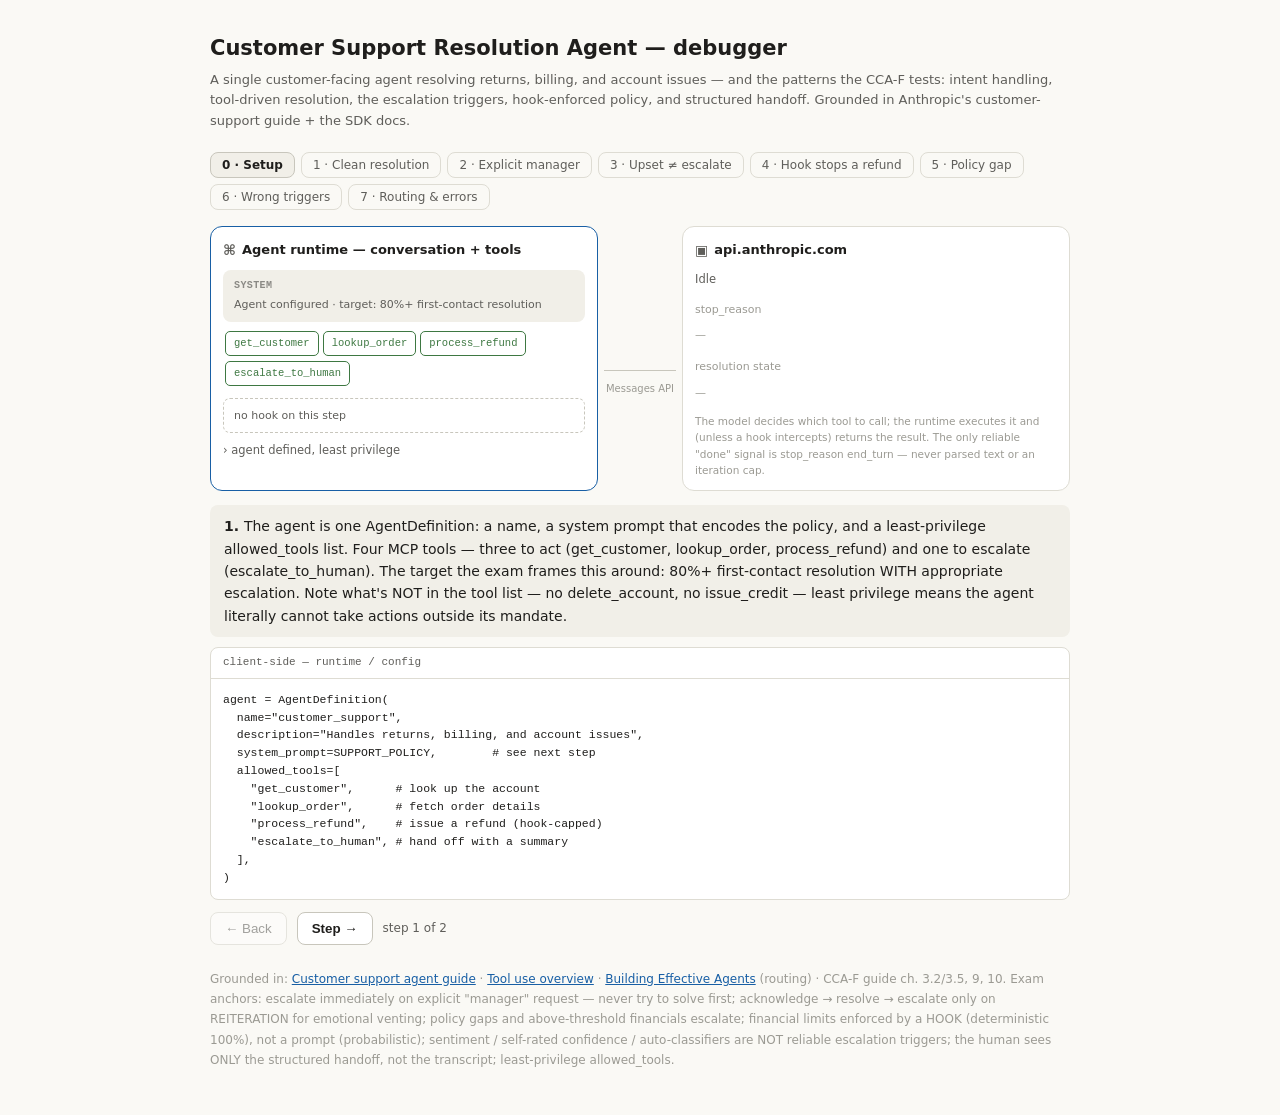
<file: interactive/claude-support-agent-debugger.html>
<!DOCTYPE html>
<html lang="en">
<head>
<meta charset="utf-8">
<meta name="viewport" content="width=device-width, initial-scale=1">
<title>Customer Support Resolution Agent · debugger</title>
<style>
:root{
  --bg:#faf9f5; --surface:#ffffff; --surface2:#f1efe8;
  --text:#1f1e1c; --text2:#5f5e5a; --text3:#9b9a93;
  --border:#dedcd3; --border2:#c8c6bc;
  --accent:#185fa5; --good:#3E7842; --bad:#A33E3E; --warn:#9A6212;
  --radius:12px; --radius-sm:8px;
  --mono:ui-monospace,'SF Mono','Cascadia Code','JetBrains Mono',Consolas,monospace;
}
@media (prefers-color-scheme: dark){
  :root{
    --bg:#1b1a18; --surface:#242320; --surface2:#2e2d29;
    --text:#e8e6df; --text2:#aaa89f; --text3:#75746c;
    --border:#3a3934; --border2:#4c4b44;
    --accent:#85b7eb; --good:#7CB87F; --bad:#D98B8B; --warn:#D4A85A;
  }
}
*{box-sizing:border-box}
body{margin:0;background:var(--bg);color:var(--text);font:16px/1.6 system-ui,-apple-system,'Segoe UI',sans-serif;padding:32px 16px}
.wrap{max-width:860px;margin:0 auto}
h1{font-size:21px;font-weight:600;margin:0 0 4px}
.sub{font-size:13px;color:var(--text2);margin:0 0 20px}
.pills{display:flex;flex-wrap:wrap;gap:6px;margin:0 0 16px}
.pill{font-size:12px;padding:5px 11px;border-radius:var(--radius-sm);cursor:pointer;border:1px solid var(--border);background:transparent;color:var(--text2);font-family:inherit}
.pill[aria-pressed="true"]{background:var(--surface2);color:var(--text);border-color:var(--border2);font-weight:600}
.stage{display:grid;grid-template-columns:minmax(0,1fr) 84px minmax(0,1fr);align-items:stretch}
.panel{background:var(--surface);border:1px solid var(--border);border-radius:var(--radius);padding:12px;transition:border-color .3s;min-height:250px}
.panel.live{border-color:var(--accent)}
.ph{display:flex;align-items:center;gap:6px;margin-bottom:9px;font-size:13px;font-weight:600}
.ph .glyph{color:var(--text2);font-size:14px}
.turn{padding:7px 10px;border-radius:8px;margin:4px 0;font-size:12px;border:1px solid transparent}
.turn .who{font-size:10px;font-family:var(--mono);font-weight:700;text-transform:uppercase;letter-spacing:.4px;opacity:.7;margin-bottom:2px}
.turn.cust{background:#E1F5EE;color:#0c3b30}
.turn.agent{background:#EEEDFE;color:#2d2668}
.turn.tool{background:#FAEEDA;color:#5a3406;font-family:var(--mono);font-size:11px}
.turn.sys{background:var(--surface2);color:var(--text2);font-size:11px}
@media (prefers-color-scheme: dark){
.turn.cust{background:#143830;color:#bfe8da}
.turn.agent{background:#241f47;color:#cdc8f0}
.turn.tool{background:#3a2e16;color:#e6cfa0}
}
.tools{margin-top:6px}
.tool-chip{display:inline-flex;align-items:center;gap:5px;font-size:10.5px;font-family:var(--mono);padding:3px 8px;border-radius:5px;margin:2px;border:1px solid var(--border)}
.tool-chip.allow{border-color:var(--good);color:var(--good)}
.tool-chip.fire{background:color-mix(in srgb,var(--accent) 12%,transparent);border-color:var(--accent);color:var(--accent);font-weight:600}
.tool-chip.block{border-color:var(--bad);color:var(--bad);text-decoration:line-through}
.hookbar{margin-top:10px;padding:8px 10px;border-radius:7px;font-size:11px;border:1px dashed var(--border2);color:var(--text2)}
.hookbar.active{border-style:solid;border-color:var(--warn);background:color-mix(in srgb,var(--warn) 10%,transparent);color:var(--text)}
.hookbar.block{border-style:solid;border-color:var(--bad);background:color-mix(in srgb,var(--bad) 10%,transparent)}
.stat{font-size:11.5px;color:var(--text2);margin-top:8px}
.hint{font-size:10.5px;color:var(--text3);margin-top:10px;line-height:1.55}
.wire{display:flex;flex-direction:column;justify-content:center;align-items:center;padding:0 6px}
.wl{font-size:10.5px;color:var(--text2);text-align:center;margin-bottom:6px;min-height:40px;font-family:var(--mono)}
.line{position:relative;width:100%;height:8px}
.line::before{content:"";position:absolute;top:3.5px;left:0;right:0;height:1px;background:var(--border2)}
.dot{position:absolute;top:0;width:8px;height:8px;border-radius:50%;background:var(--accent);display:none}
@media (prefers-reduced-motion: no-preference){
  @keyframes goR{from{left:0}to{left:calc(100% - 8px)}}
  @keyframes goL{from{left:calc(100% - 8px)}to{left:0}}
  @keyframes pulse{0%,100%{opacity:1}50%{opacity:.45}}
  .dotR{animation:goR 1.1s ease-in-out infinite}
  .dotL{animation:goL 1.1s ease-in-out infinite}
  .busy{animation:pulse 1.2s ease-in-out infinite}
}
.srb{font-size:11px;font-family:var(--mono);font-weight:600;padding:3px 9px;border-radius:5px;display:inline-block;margin-top:3px}
.verdict{font-size:11px;font-weight:700;font-family:var(--mono);padding:2px 8px;border-radius:5px;margin-top:6px;display:inline-block}
.explain{font-size:14px;line-height:1.6;margin:14px 0 10px;padding:10px 14px;background:var(--surface2);border-radius:var(--radius-sm)}
.payload{border:1px solid var(--border);border-radius:var(--radius-sm);overflow:hidden;background:var(--surface)}
.phead{font-size:11px;font-family:var(--mono);padding:6px 12px;border-bottom:1px solid var(--border);color:var(--text2)}
pre{margin:0;padding:12px;font-size:11.5px;font-family:var(--mono);line-height:1.55;white-space:pre-wrap;word-break:break-word;color:var(--text)}
.ctrl{display:flex;align-items:center;gap:10px;margin-top:12px}
button.nav{font:13px/1 inherit;padding:8px 14px;border-radius:var(--radius-sm);border:1px solid var(--border2);background:var(--surface);color:var(--text);cursor:pointer}
button.nav:hover:not(:disabled){background:var(--surface2)}
button.nav:disabled{opacity:.4;cursor:default}
.stepn{font-size:12px;color:var(--text2)}
.foot{font-size:12px;color:var(--text3);margin-top:24px;line-height:1.7}
.foot a{color:var(--accent)}
@media (max-width:720px){.stage{grid-template-columns:1fr}.wire{flex-direction:row;gap:10px;padding:10px 0}.line{width:120px}.wl{margin:0;min-height:auto}}
</style>
</head>
<body>
<div class="wrap">
<h1>Customer Support Resolution Agent — debugger</h1>
<p class="sub">A single customer-facing agent resolving returns, billing, and account issues — and the patterns the CCA-F tests: intent handling, tool-driven resolution, the escalation triggers, hook-enforced policy, and structured handoff. Grounded in Anthropic's customer-support guide + the SDK docs.</p>

<div class="pills" id="pills"></div>

<div class="stage">
  <div class="panel" id="cpanel">
    <div class="ph"><span class="glyph">⌘</span>Agent runtime — conversation + tools</div>
    <div id="convo"></div>
    <div class="tools" id="tools"></div>
    <div class="hookbar" id="hook">no hook on this step</div>
    <div class="stat" id="cstat"></div>
  </div>
  <div class="wire">
    <div class="wl" id="wlabel"></div>
    <div class="line"><div class="dot" id="dot"></div></div>
    <div style="font-size:10px;color:var(--text3);margin-top:6px">Messages API</div>
  </div>
  <div class="panel" id="spanel">
    <div class="ph"><span class="glyph">▣</span>api.anthropic.com</div>
    <div class="stat" id="sstat" style="margin-top:0"></div>
    <div style="margin-top:12px;font-size:11px;color:var(--text3)">stop_reason</div>
    <div id="srbWrap" style="margin-top:2px"></div>
    <div style="margin-top:12px;font-size:11px;color:var(--text3)">resolution state</div>
    <div id="verdictWrap" style="margin-top:2px"></div>
    <div class="hint">The model decides which tool to call; the runtime executes it and (unless a hook intercepts) returns the result. The only reliable "done" signal is stop_reason end_turn — never parsed text or an iteration cap.</div>
  </div>
</div>

<div class="explain" id="explain"></div>

<div class="payload">
  <div class="phead" id="phead">on the wire</div>
  <pre id="pcode"></pre>
</div>

<div class="ctrl">
  <button class="nav" id="prev" onclick="mv(-1)">← Back</button>
  <button class="nav" id="next" onclick="mv(1)" style="font-weight:600">Step →</button>
  <span class="stepn" id="stepn"></span>
</div>

<p class="foot">Grounded in: <a href="https://docs.anthropic.com/en/docs/about-claude/use-case-guides/customer-support-chat" target="_blank" rel="noopener">Customer support agent guide</a> · <a href="https://docs.anthropic.com/en/docs/agents-and-tools/tool-use/overview" target="_blank" rel="noopener">Tool use overview</a> · <a href="https://www.anthropic.com/research/building-effective-agents" target="_blank" rel="noopener">Building Effective Agents</a> (routing) · CCA-F guide ch. 3.2/3.5, 9, 10. Exam anchors: escalate immediately on explicit "manager" request — never try to solve first; acknowledge → resolve → escalate only on REITERATION for emotional venting; policy gaps and above-threshold financials escalate; financial limits enforced by a HOOK (deterministic 100%), not a prompt (probabilistic); sentiment / self-rated confidence / auto-classifiers are NOT reliable escalation triggers; the human sees ONLY the structured handoff, not the transcript; least-privilege allowed_tools.</p>
</div>

<script>
const SRC={end_turn:["#EAF3DE","#27500A"],tool_use:["#EEEDFE","#3C3489"]};
const VC={resolving:["#E6F1FB","#0C447C"],resolved:["#EAF3DE","#27500A"],escalating:["#FAEEDA","#633806"],escalated:["#FAEEDA","#633806"],blocked:["#FCEBEB","#791F1F"]};
// tool states: a=allowed idle, f=firing, b=blocked
function tool(name,st){return{n:name,s:st||'a'}}
const ALLOW=["get_customer","lookup_order","process_refund","escalate_to_human"];
function defTools(fire,block){return ALLOW.map(n=>tool(n, n===fire?'f':n===block?'b':'a'))}
const S=[

{n:"0 · Setup",steps:[
{d:"client",w:"",e:"The agent is one AgentDefinition: a name, a system prompt that encodes the policy, and a least-privilege allowed_tools list. Four MCP tools — three to act (get_customer, lookup_order, process_refund) and one to escalate (escalate_to_human). The target the exam frames this around: 80%+ first-contact resolution WITH appropriate escalation. Note what's NOT in the tool list — no delete_account, no issue_credit — least privilege means the agent literally cannot take actions outside its mandate.",
p:'agent = AgentDefinition(\n  name="customer_support",\n  description="Handles returns, billing, and account issues",\n  system_prompt=SUPPORT_POLICY,        # see next step\n  allowed_tools=[\n    "get_customer",      # look up the account\n    "lookup_order",      # fetch order details\n    "process_refund",    # issue a refund (hook-capped)\n    "escalate_to_human", # hand off with a summary\n  ],\n)',
convo:[["sys","Agent configured · target: 80%+ first-contact resolution"]],tools:defTools(),hook:null,cs:"agent defined, least privilege",ss:"Idle",sr:null,verdict:null},
{d:"client",w:"",e:"The system prompt is where reliability lives — the official guidance is blunt: vague prompts ('be helpful, use good judgment') sound fine in a demo but don't define behavior under pressure. Write the escalation rules, the refusal boundaries, and the resolution flow EXPLICITLY, with few-shot examples for the ambiguous cases. The policy below is what every scenario in this debugger runs against.",
p:'SUPPORT_POLICY = """\nYou are a customer support agent for an electronics retailer.\n\nRESOLUTION FLOW:\n1. Verify the customer (get_customer) before any account action.\n2. For order issues, fetch details (lookup_order) first.\n3. Resolve within policy where you can.\n\nESCALATE (call escalate_to_human) when:\n- the customer explicitly asks for a human/manager — immediately\n- the request falls outside policy (e.g. competitor price match)\n- you cannot make progress after a reasonable attempt\n- a refund exceeds your authority (also hook-enforced)\n\nDO NOT escalate merely because a customer is upset — first\nacknowledge, then offer a concrete resolution.\nNever invent order data. If multiple customers match, ask for\nanother identifier; do not guess.\n"""',
convo:[["sys","System prompt = the policy layer (explicit, not vague)"]],tools:defTools(),hook:null,cs:"policy encoded in system prompt",ss:"Idle",sr:null,verdict:null}]},

{n:"1 · Clean resolution",steps:[
{d:"recv",w:"← tool_use",e:"A straightforward return. The model's first move follows the policy: verify the customer before touching anything. It emits a get_customer tool_use — model-driven, not a hard-coded script. stop_reason tool_use pauses the turn for the runtime to act.",
p:'customer: "I want to return my headphones, order #67890."\n\n← { "content": [{ "type": "tool_use", "id": "t1",\n      "name": "get_customer",\n      "input": { "email": "ivan@example.com" } }],\n    "stop_reason": "tool_use" }',
convo:[["cust","\"I want to return my headphones, order #67890.\""],["agent","→ verifying customer first (per policy)"]],tools:defTools("get_customer"),hook:null,cs:"executing get_customer()",ss:"Paused — tool_use",sr:"tool_use",verdict:"resolving"},
{d:"send",w:"tool_result →",e:"One customer matches cleanly — no ambiguity, so no need to ask for more identifiers. The runtime appends the tool_result and resends the full history. The model now has a verified identity and moves to the next policy step.",
p:'{ "role":"user", "content":[\n  { "type":"tool_result", "tool_use_id":"t1",\n    "content": { "customer_id":"CUST-12345",\n                 "name":"Ivan P.", "tier":"standard",\n                 "matches": 1 } } ] }',
convo:[["cust","\"...return my headphones, order #67890.\""],["tool","get_customer → CUST-12345 (1 match)"],["agent","verified · now fetching the order"]],tools:defTools("lookup_order"),hook:null,cs:"executing lookup_order()",ss:"Sampling…",sr:null,verdict:"resolving"},
{d:"recv",w:"← tool_use",e:"lookup_order confirms the purchase is within the 30-day return window. The order data is real, fetched from the tool — the policy line 'never invent order data' is satisfied structurally because the agent reads it rather than guessing.",
p:'← { "content":[{ "type":"tool_use", "id":"t2",\n      "name":"lookup_order",\n      "input":{ "order_id":"ORD-67890" } }],\n    "stop_reason":"tool_use" }\n\n# tool returns: purchased 8 days ago, $89.99,\n#               eligible for return ✓',
convo:[["tool","get_customer → CUST-12345"],["tool","lookup_order → $89.99, 8 days, eligible ✓"],["agent","within return window — proceeding to refund"]],tools:defTools("process_refund"),hook:null,cs:"about to call process_refund()",ss:"Paused — tool_use",sr:"tool_use",verdict:"resolving"},
{d:"client",w:"",e:"process_refund for $89.99 is requested — and EVERY refund passes through the PreToolUse hook first. $89.99 is under the $500 authority limit, so the hook allows it through. This is the deterministic guard doing its job silently on the happy path; scenario 4 shows it firing.",
p:'@hook("PreToolUse")\ndef enforce_refund_limit(call):\n    if call.name == "process_refund" and call.args.amount > 500:\n        return redirect_to_escalation(call)\n    return ALLOW          # $89.99 ≤ $500 → passes\n\n# refund executes: $89.99 credited to CUST-12345',
convo:[["tool","lookup_order → eligible ✓"],["agent","→ process_refund $89.99"],["tool","hook: $89.99 ≤ $500 → ALLOW · refund issued"]],tools:defTools("process_refund"),hook:{c:"PreToolUse: $89.99 ≤ $500 limit → ALLOW",k:"active"},cs:"refund issued, composing reply",ss:"Sampling…",sr:null,verdict:"resolving"},
{d:"recv",w:"← end_turn",e:"The model confirms the refund in natural language and ends its turn. stop_reason end_turn is the ONLY reliable signal the task is complete — not 'the text says done', not a turn counter. First-contact resolution, no human needed: exactly the 80%+ target case.",
p:'← { "content":[{ "type":"text", "text":\n      "All set, Ivan — I\'ve issued a full refund of\n       $89.99 to your original payment method. It\n       should appear in 3–5 business days." }],\n    "stop_reason":"end_turn" }',
convo:[["tool","refund issued"],["agent","\"Issued a full refund of $89.99, 3–5 business days.\""]],tools:defTools(),hook:null,cs:"resolved — first contact",ss:"Done",sr:"end_turn",verdict:"resolved"}]},

{n:"2 · Explicit manager",steps:[
{d:"recv",w:"← tool_use",e:"The single most-tested escalation rule. The customer's FIRST message explicitly asks for a manager. The correct behavior is immediate escalation — the model must NOT say 'I can help with that, let me look into it' and attempt a resolution first. An explicit human request is a hard, immediate trigger.",
p:'customer: "I don\'t want to deal with a bot. Get me a\n           manager, now."\n\n← { "content":[{ "type":"tool_use", "id":"t1",\n      "name":"escalate_to_human", "input":{ ... } }],\n    "stop_reason":"tool_use" }\n\n# NOT: get_customer, lookup_order, or any resolution attempt',
convo:[["cust","\"Get me a manager, now.\""],["agent","→ escalate_to_human (immediately)"]],tools:defTools("escalate_to_human"),hook:null,cs:"escalating without resolution attempt",ss:"Paused — tool_use",sr:"tool_use",verdict:"escalating"},
{d:"client",w:"",e:"The escalation carries a STRUCTURED handoff summary — and this is the exam's other key fact: the human operator does NOT see the conversation transcript. They see only this object, so it must be complete and self-contained: who, what, what was tried, what's recommended, and why it escalated. A handoff that just says 'angry customer, please help' fails the pattern.",
p:'escalate_to_human({\n  "customer_id": "CUST-12345",\n  "customer_name": "Ivan P.",\n  "issue_summary": "Customer requests a human agent",\n  "order_id": null,\n  "actions_taken": [],          # none — escalated on request\n  "recommended_action": "Connect to a live agent",\n  "escalation_reason": "Customer explicitly requested a manager"\n})',
convo:[["cust","\"Get me a manager, now.\""],["agent","→ escalate_to_human"],["tool","handoff: reason = explicit manager request"]],tools:defTools(),hook:null,cs:"structured handoff sent to human queue",ss:"Idle",sr:null,verdict:"escalated"},
{d:"recv",w:"← end_turn",e:"The agent tells the customer they're being connected and ends the turn. Contrast with scenario 3: a customer VENTING ('this is outrageous') is not the same as REQUESTING a human — those get acknowledge-then-resolve. Only an explicit ask for a person triggers immediate escalation.",
p:'← { "content":[{ "type":"text", "text":\n      "Understood — I\'m connecting you with a human\n       agent now. They have the full context of your\n       request." }],\n    "stop_reason":"end_turn" }',
convo:[["agent","→ escalated with summary"],["agent","\"Connecting you with a human agent now.\""]],tools:defTools(),hook:null,cs:"handed off — appropriate escalation",ss:"Done",sr:"end_turn",verdict:"escalated"}]},

{n:"3 · Upset ≠ escalate",steps:[
{d:"recv",w:"← end_turn",e:"An emotional opening: 'This is outrageous, the quality is terrible!' — but no request for a human. The trap answer is to escalate on this. The correct pattern is acknowledge → resolve: validate the emotion FIRST, then offer a concrete resolution. Note there's no tool call yet — just an empathetic reply that moves toward a fix.",
p:'customer: "This is outrageous! The speaker I bought is\n           complete garbage, terrible quality!"\n\n← { "content":[{ "type":"text", "text":\n      "I\'m sorry the speaker hasn\'t met expectations —\n       that\'s frustrating. I can help make this right.\n       I can offer a replacement or a full refund —\n       which would you prefer?" }],\n    "stop_reason":"end_turn" }',
convo:[["cust","\"This is outrageous! Terrible quality!\""],["agent","\"I'm sorry... I can offer a replacement or a refund.\""]],tools:defTools(),hook:null,cs:"acknowledged + offered resolution",ss:"Done",sr:"end_turn",verdict:"resolving"},
{d:"recv",w:"← tool_use",e:"The customer REITERATES the desire for a human after the offer: 'No, I don't want a refund, I want to talk to a real person!' THIS is the escalation trigger — the second, explicit request for a person following a genuine resolution attempt. The agent escalates now, not before.",
p:'customer: "No! I don\'t want a refund, I want to talk\n           to a real person!"\n\n← { "content":[{ "type":"tool_use", "name":"escalate_to_human",\n      "input":{ ... } }],\n    "stop_reason":"tool_use" }',
convo:[["agent","\"...replacement or a full refund?\""],["cust","\"No! I want to talk to a real person!\""],["agent","→ escalate_to_human (reiterated request)"]],tools:defTools("escalate_to_human"),hook:null,cs:"escalating on reiteration",ss:"Paused — tool_use",sr:"tool_use",verdict:"escalating"},
{d:"client",w:"",e:"The handoff captures the full arc — including that a resolution was offered and declined — so the human starts informed, not from zero. The principle, verbatim from the guide: acknowledge emotion first, propose a concrete solution, and escalate only if the customer reiterates the desire for a human. Do not escalate on the first expression of dissatisfaction.",
p:'escalate_to_human({\n  "customer_id": "CUST-77003",\n  "issue_summary": "Dissatisfied with speaker quality",\n  "actions_taken": [\n    "Acknowledged frustration",\n    "Offered replacement OR full refund — customer declined,\n     insists on speaking to a person"\n  ],\n  "recommended_action": "Live agent; refund pre-approved if requested",\n  "escalation_reason": "Customer reiterated request for a human"\n})',
convo:[["agent","→ escalate_to_human"],["tool","handoff: offered+declined, reiterated request"],["agent","\"Connecting you with someone now.\""]],tools:defTools(),hook:null,cs:"escalated with full context",ss:"Idle",sr:null,verdict:"escalated"}]},

{n:"4 · Hook stops a refund",steps:[
{d:"recv",w:"← tool_use",e:"A legitimate but large claim: a $1,200 laptop arrived damaged. The model, reasoning within the conversation, decides a full refund is fair and calls process_refund for $1,200. On its own the model MIGHT do this — prompt instructions about limits are only ~90% reliable. That gap is unacceptable for a financial action.",
p:'customer: "My $1,200 laptop arrived cracked. I want a\n           full refund."\n\n← { "content":[{ "type":"tool_use", "id":"t5",\n      "name":"process_refund",\n      "input":{ "customer_id":"CUST-88012",\n                "amount":1200.00 } }],\n    "stop_reason":"tool_use" }',
convo:[["cust","\"$1,200 laptop arrived cracked. Full refund.\""],["agent","→ process_refund $1,200.00"]],tools:defTools("process_refund"),hook:null,cs:"refund requested — entering hook",ss:"Paused — tool_use",sr:"tool_use",verdict:"resolving"},
{d:"client",w:"",e:"The PreToolUse hook intercepts BEFORE the tool runs. $1,200 > $500, so it does not execute the refund — it redirects to escalation. This is the deterministic guarantee: a hook enforces the limit 100% of the time, regardless of how the model reasoned. The exam rule: when failure has financial, legal, or safety consequences, use a hook, not a prompt.",
p:'@hook("PreToolUse")\ndef enforce_refund_limit(call):\n    if call.name == "process_refund" and call.args.amount > 500:\n        return redirect_to_escalation(call)   # ← fires\n    return ALLOW\n\n# $1,200 > $500  →  refund BLOCKED, routed to human',
convo:[["agent","→ process_refund $1,200.00"],["tool","HOOK: $1,200 > $500 → BLOCK + redirect"]],tools:defTools(null,"process_refund"),hook:{c:"PreToolUse: $1,200 > $500 → BLOCK, redirect to escalation",k:"block"},cs:"refund blocked deterministically",ss:"Idle",sr:null,verdict:"blocked"},
{d:"recv",w:"← end_turn",e:"With the refund blocked, the flow becomes an escalation: the agent hands off with a recommendation (approve the refund — it's a valid claim, just above the agent's authority) and tells the customer a specialist will finalize it. The customer still gets a good outcome; the control just moved to a human for the high-value decision. Hook + escalation working together.",
p:'# after redirect, the agent escalates:\nescalate_to_human({\n  "issue_summary": "Damaged $1,200 laptop, full refund requested",\n  "actions_taken": ["Verified order", "Refund exceeds $500 agent limit"],\n  "refund_amount": "$1,200.00",\n  "recommended_action": "Approve full refund — valid damage claim",\n  "escalation_reason": "Refund above agent authority ($500)"\n})\n← { "stop_reason":"end_turn" }',
convo:[["tool","HOOK blocked $1,200 refund"],["agent","→ escalate_to_human (recommend approve)"],["agent","\"A specialist will finalize your refund shortly.\""]],tools:defTools(),hook:{c:"limit held — financial safety guaranteed",k:"active"},cs:"escalated for high-value approval",ss:"Done",sr:"end_turn",verdict:"escalated"}]},

{n:"5 · Policy gap",steps:[
{d:"recv",w:"← tool_use",e:"A request the policy simply doesn't address: matching a competitor's price. The policy covers price adjustments on the retailer's OWN site, and is silent on competitor matching. The model must NOT invent a discount to be helpful — a silent policy = escalate, because acting outside policy is worse than handing off.",
p:'customer: "Competitor X sells this 30% cheaper. Match it\n           or I\'m leaving."\n\n# policy: price adjustments only on our own site;\n#         competitor matching = NOT covered\n\n← { "content":[{ "type":"tool_use", "name":"escalate_to_human",\n      "input":{ ... } }],\n    "stop_reason":"tool_use" }',
convo:[["cust","\"Competitor X is 30% cheaper. Match it.\""],["agent","→ escalate_to_human (policy is silent)"]],tools:defTools("escalate_to_human"),hook:null,cs:"escalating on policy gap",ss:"Paused — tool_use",sr:"tool_use",verdict:"escalating"},
{d:"client",w:"",e:"The handoff names the gap precisely so the human can make the call (and so the gap can later be fixed in policy). Contrast the wrong moves: inventing a discount (acting outside authority) or flatly refusing without escalation (a worse customer outcome). The right move on an uncovered request is a clean, well-summarized handoff.",
p:'escalate_to_human({\n  "issue_summary": "Competitor price-match request (30% off)",\n  "actions_taken": ["Confirmed item & price",\n                    "Policy does not cover competitor matching"],\n  "recommended_action": "Human decision — outside current policy",\n  "escalation_reason": "Request falls outside documented policy"\n})',
convo:[["agent","→ escalate_to_human"],["tool","handoff: reason = policy gap (competitor match)"],["agent","\"Let me bring in a colleague who can review this.\""]],tools:defTools(),hook:null,cs:"escalated — policy gap documented",ss:"Done",sr:"end_turn",verdict:"escalated"}]},

{n:"6 · Wrong triggers",steps:[
{d:"client",w:"",e:"The flip side the exam loves: things that look like escalation signals but are NOT reliable. Sentiment analysis — a calm customer can have a legally complex case; an angry one may want a simple refund. Mood doesn't correlate with complexity. Routing on sentiment escalates the wrong cases and resolves the wrong ones.",
p:'# ANTI-PATTERN: escalate when sentiment is negative\nif sentiment_score(message) < 0.3:\n    escalate_to_human(...)        # ✘ unreliable\n\n# why it fails: an upset customer often wants a quick\n# refund (resolvable); a polite one may have a complex\n# dispute (needs a human). Mood ≠ complexity.',
convo:[["sys","Anti-pattern: escalate on negative sentiment"],["sys","✘ customer mood does not correlate with case complexity"]],tools:defTools(),hook:null,cs:"why sentiment-routing fails",ss:"—",sr:null,verdict:null},
{d:"client",w:"",e:"Second false trigger: asking the model to self-rate its confidence 1–10 and escalating on low scores. Model confidence is poorly calibrated — it can be confidently wrong, which means a high self-score on a case it's actually botching. Self-rated confidence is not a dependable gate for human handoff.",
p:'# ANTI-PATTERN: escalate on low self-rated confidence\n"Rate your confidence 1-10. If < 6, escalate."  # ✘\n\n# why it fails: the model can be CONFIDENTLY WRONG —\n# a 9/10 self-rating on a case it is mishandling.\n# Calibration is poor; the number is not trustworthy.',
convo:[["sys","Anti-pattern: escalate on self-rated confidence < 6"],["sys","✘ the model can be confidently wrong (poor calibration)"]],tools:defTools(),hook:null,cs:"why confidence self-rating fails",ss:"—",sr:null,verdict:null},
{d:"client",w:"",e:"Third: building a bespoke ML classifier to decide escalation. That's overengineering — it needs training data you likely don't have and adds a failure mode for a problem that clear RULES already solve. The reliable triggers are categorical and writable in the prompt: explicit human request, policy gap, no-progress-after-attempt, above-threshold financial (hook-enforced), ambiguous identity (ask, don't guess).",
p:'RELIABLE escalation triggers (clear rules, in the prompt):\n  · explicit request for a human/manager  → immediate\n  · request outside documented policy     → escalate\n  · no progress after a reasonable attempt → escalate\n  · financial action over threshold        → HOOK + escalate\n  · multiple identity matches               → ask, don\'t guess\n\nUNRELIABLE: sentiment · self-rated confidence · a custom\nclassifier you have no training data for.',
convo:[["sys","✓ Reliable: explicit ask · policy gap · no progress · over-threshold · ambiguous ID"],["sys","✘ Unreliable: sentiment · self-confidence · bespoke classifier"]],tools:defTools(),hook:null,cs:"the rule, summarized",ss:"—",sr:null,verdict:null}]},

{n:"7 · Routing & errors",steps:[
{d:"client",w:"",e:"Cost/quality architecture from 'Building Effective Agents': route by query type. A cheap, fast model (Haiku class) handles common, easy requests — order status, return eligibility; a more capable model (Sonnet class) takes hard or unusual ones — multi-issue disputes, ambiguous claims. A lightweight router classifies intent first, then dispatches. This is how a support system hits volume targets without paying top-tier cost on every 'where's my order?'.",
p:'def route(message):\n    kind = classify(message)   # cheap intent classification\n    if kind in ("order_status", "return_eligibility", "faq"):\n        return run(model="claude-haiku-4-5", ...)   # fast & cheap\n    else:  # disputes, exceptions, multi-part issues\n        return run(model="claude-sonnet-4-6", ...)  # more capable\n\n# routing ≠ escalation: this picks a MODEL, not a human',
convo:[["sys","Router: easy → Haiku · hard → Sonnet"],["sys","intent classification BEFORE the agent runs"]],tools:defTools(),hook:null,cs:"query routing for cost/quality",ss:"—",sr:null,verdict:null},
{d:"client",w:"",e:"When a tool fails, the error CATEGORY decides the move — same table as the multi-agent debugger, applied to support. Transient (order DB times out): retry with backoff. Validation (bad input): fix and retry. Business (policy/threshold): explain to the customer, offer an alternative — don't retry. Permission (access denied): escalate. A generic 'something went wrong' gives the agent nothing to decide with.",
p:'category    example                       action\n──────────────────────────────────────────────────────\ntransient   order DB 503 / timeout        retry w/ backoff\nvalidation  malformed order id            fix input, retry\nbusiness    refund over policy limit      explain + alternative\npermission  account access denied         escalate\n\n# return structured errors (type, what failed, alternatives) —\n# never a bare "lookup failed"',
convo:[["tool","lookup_order → 503 (transient)"],["agent","retry w/ backoff → success"],["sys","category determines recovery, not a generic message"]],tools:defTools(),hook:null,cs:"error category → recovery action",ss:"—",sr:null,verdict:null},
{d:"recv",w:"← tool_use",e:"The ambiguity trigger in action: get_customer returns MULTIPLE matches. The policy line 'if multiple customers match, ask for another identifier; do not guess' kicks in — the agent asks a clarifying question rather than acting on the wrong account. Guessing here could refund the wrong person; asking is the only safe move. This closes the loop on identity-resolution.",
p:'← get_customer → { "matches": 3, "candidates":[...] }\n\n← { "content":[{ "type":"text", "text":\n      "I found a few accounts under that name — could you\n       share the email or order number on the purchase so\n       I pull up the right one?" }],\n    "stop_reason":"end_turn" }\n# does NOT call lookup_order / process_refund on a guess',
convo:[["tool","get_customer → 3 matches (ambiguous)"],["agent","\"Could you share the email or order number?\""],["sys","ask for another identifier — never guess identity"]],tools:defTools(),hook:null,cs:"disambiguating before acting",ss:"Done",sr:"end_turn",verdict:"resolving"}]}
];
let si=0,ti=0;
const $=id=>document.getElementById(id);
function pills(){$("pills").innerHTML=S.map((s,i)=>'<button class="pill" aria-pressed="'+(i===si)+'" onclick="go('+i+')">'+s.n+'</button>').join('')}
function esc(s){return s.replace(/&/g,"&amp;").replace(/</g,"&lt;")}
function turn(t){
const cls={cust:"cust",agent:"agent",tool:"tool",sys:"sys"}[t[0]];
const who={cust:"customer",agent:"agent",tool:"tool result",sys:"system"}[t[0]];
return '<div class="turn '+cls+'"><div class="who">'+who+'</div>'+esc(t[1])+'</div>';
}
function toolchip(t){
const cls=t.s==='f'?'fire':t.s==='b'?'block':'allow';
const ic=t.s==='f'?'▶ ':t.s==='b'?'⛔ ':'';
return '<span class="tool-chip '+cls+'">'+ic+t.n+'</span>';
}
function draw(){
const st=S[si].steps[ti];
$("convo").innerHTML=st.convo.map(turn).join('');
$("tools").innerHTML=st.tools.map(toolchip).join('');
const hk=$("hook");
if(st.hook){hk.textContent=st.hook.c;hk.className="hookbar "+(st.hook.k==='block'?'block':'active');}
else{hk.textContent="no hook on this step";hk.className="hookbar";}
$("cstat").textContent="› "+st.cs;
$("sstat").textContent=st.ss;
$("sstat").className="stat"+(st.d==='server'?' busy':'');
if(st.sr&&SRC[st.sr]){const[bg,tx]=SRC[st.sr];$("srbWrap").innerHTML='<span class="srb" style="background:'+bg+';color:'+tx+'">"'+st.sr+'"</span>';}
else $("srbWrap").innerHTML='<span style="font-size:11px;color:var(--text3)">—</span>';
if(st.verdict&&VC[st.verdict]){const[bg,tx]=VC[st.verdict];$("verdictWrap").innerHTML='<span class="verdict" style="background:'+bg+';color:'+tx+'">'+st.verdict+'</span>';}
else $("verdictWrap").innerHTML='<span style="font-size:11px;color:var(--text3)">—</span>';
$("wlabel").textContent=st.w;
const dot=$("dot");
dot.className="dot "+(st.d==='send'?'dotR':st.d==='recv'?'dotL':'');
dot.style.display=(st.d==='send'||st.d==='recv')?'block':'none';
$("cpanel").className='panel'+((st.d==='client'||st.d==='send')?' live':'');
$("spanel").className='panel'+((st.d==='server'||st.d==='recv')?' live':'');
$("explain").innerHTML='<strong>'+(ti+1)+'. </strong>'+st.e;
$("phead").textContent=st.d==='send'?'runtime → server (tool_result + history)':st.d==='recv'?'server → runtime':st.d==='server'?'inside the server':'client-side — runtime / config';
$("pcode").textContent=st.p;
$("stepn").textContent='step '+(ti+1)+' of '+S[si].steps.length;
$("prev").disabled=ti===0;
$("next").disabled=ti===S[si].steps.length-1;
pills();
}
function go(i){si=i;ti=0;draw()}
function mv(d){ti=Math.max(0,Math.min(S[si].steps.length-1,ti+d));draw()}
draw();
</script>
</body>
</html>
</file>
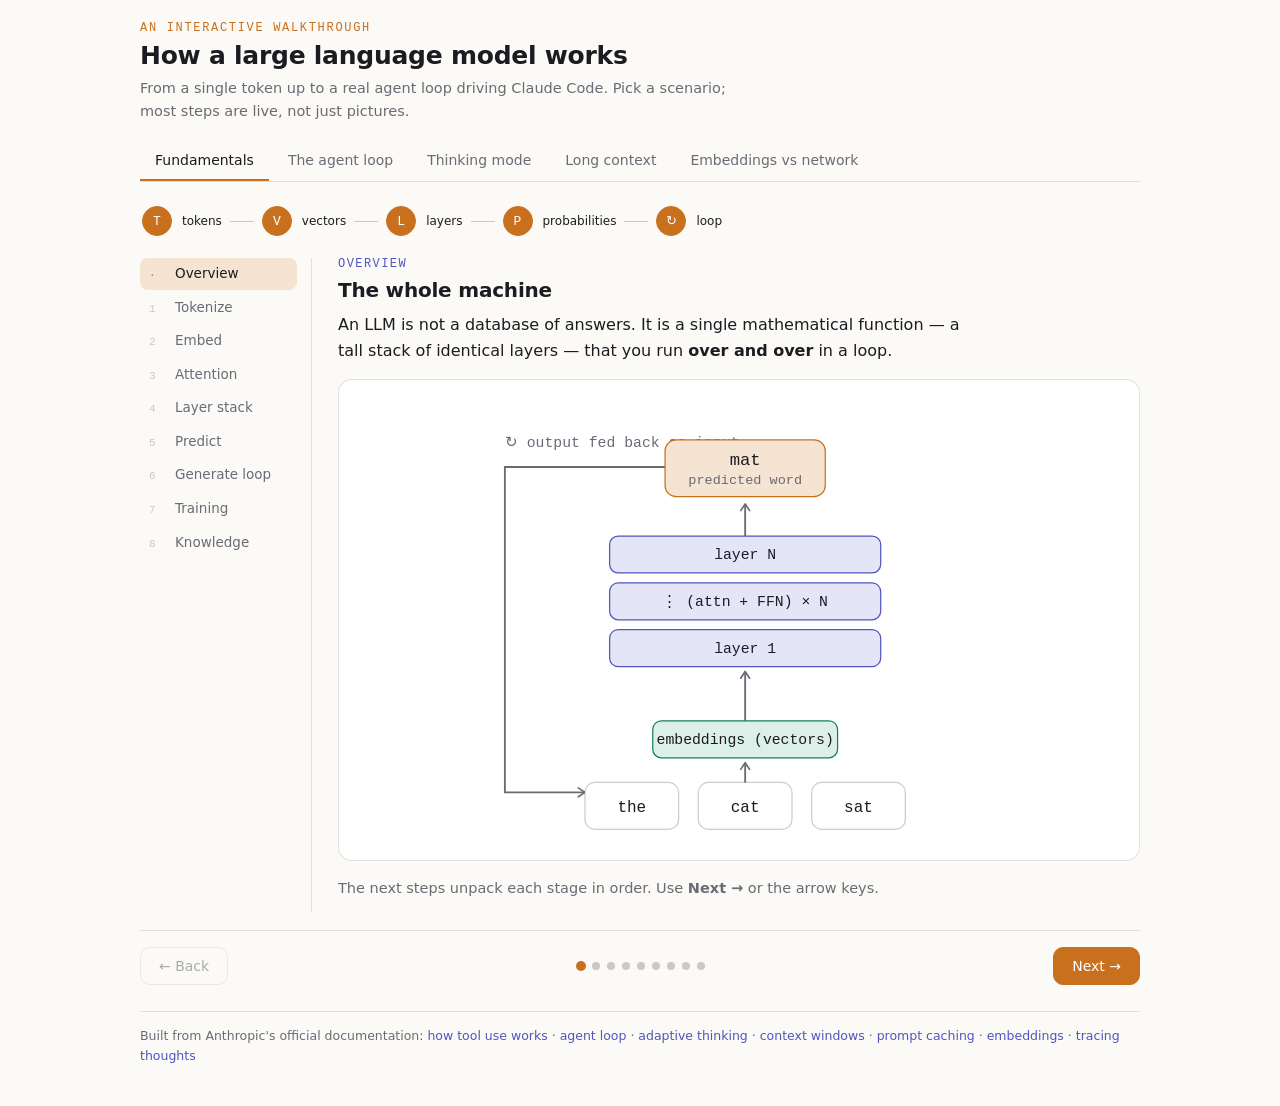
<file: interactive/how-an-llm-works.html>
<!doctype html>
<html lang="en">
<head>
<meta charset="utf-8">
<meta name="viewport" content="width=device-width, initial-scale=1">
<title>How an LLM works — end to end</title>
<style>
:root{
  --bg:#FBFAF7; --surface:#FFFFFF; --ink:#1C1B22; --muted:#6B6A75;
  --line:rgba(28,27,34,.12); --line2:rgba(28,27,34,.22);
  --signal:#C9701E; --signal-soft:#F5E4D1;
  --flow:#4F56BE; --flow-soft:#E4E5F7;
  --teal:#167E63; --teal-soft:#DCF0E8;
  --font:"Inter",system-ui,-apple-system,"Segoe UI",Roboto,sans-serif;
  --mono:ui-monospace,"SF Mono","Cascadia Mono","JetBrains Mono",Menlo,monospace;
}
@media (prefers-color-scheme:dark){
  :root{
    --bg:#141319; --surface:#1E1D25; --ink:#ECEAE3; --muted:#9B99A4;
    --line:rgba(236,234,227,.14); --line2:rgba(236,234,227,.26);
    --signal:#E8954A; --signal-soft:#382A1B;
    --flow:#8A90F0; --flow-soft:#25263A;
    --teal:#4FC09A; --teal-soft:#15302A;
  }
}
*{box-sizing:border-box}
html,body{margin:0;padding:0}
body{background:var(--bg);color:var(--ink);font-family:var(--font);line-height:1.6;-webkit-font-smoothing:antialiased}
.wrap{max-width:1040px;margin:0 auto;padding:22px 20px 40px}
.eyebrow{font:500 12px/1 var(--mono);letter-spacing:.14em;text-transform:uppercase;color:var(--signal)}
h1{font:600 25px/1.15 var(--font);margin:8px 0 0;letter-spacing:-.01em}
.lede{color:var(--muted);font-size:14.5px;margin:6px 0 0;max-width:64ch}

.tabbar{display:flex;gap:4px;margin:18px 0 0;border-bottom:1px solid var(--line);overflow-x:auto}
.tabbar button{all:unset;cursor:pointer;white-space:nowrap;padding:11px 15px;font:500 14px var(--font);color:var(--muted);border-bottom:2px solid transparent;transition:.15s}
.tabbar button:hover{color:var(--ink)}
.tabbar button.on{color:var(--ink);border-bottom-color:var(--signal)}
.tabbar button:focus-visible{outline:2px solid var(--flow);outline-offset:-2px;border-radius:6px}

.tab{display:none;padding-top:18px}
.tab.show{display:block;animation:fade .3s ease}
@keyframes fade{from{opacity:0;transform:translateY(5px)}to{opacity:1;transform:none}}

.spine{display:flex;align-items:center;margin:0 0 4px;overflow-x:auto;padding:6px 2px}
.snode{display:flex;align-items:center;gap:10px;flex:0 0 auto}
.dot{width:30px;height:30px;border-radius:50%;border:1px solid var(--line2);display:grid;place-items:center;font:500 13px/1 var(--mono);color:var(--muted);background:var(--surface);transition:.3s}
.slabel{font:500 12px/1 var(--font);color:var(--muted);white-space:nowrap;transition:.3s}
.sbar{width:24px;height:1px;background:var(--line2);margin:0 8px}
.snode.on .dot{background:var(--signal);border-color:var(--signal);color:#fff}
.snode.on .slabel{color:var(--ink)}
@media (prefers-color-scheme:dark){.snode.on .dot{color:#141319}}

.cols{display:grid;grid-template-columns:172px 1fr;gap:26px;margin-top:16px}
nav.rail{display:flex;flex-direction:column;gap:2px;border-right:1px solid var(--line);padding-right:14px}
.rail button{all:unset;cursor:pointer;display:flex;gap:10px;align-items:baseline;padding:7px 9px;border-radius:8px;color:var(--muted);font:400 13.5px/1.3 var(--font);transition:.15s}
.rail button .n{font:500 11px/1 var(--mono);color:var(--line2);min-width:16px}
.rail button:hover{background:var(--flow-soft);color:var(--ink)}
.rail button.cur{background:var(--signal-soft);color:var(--ink)}
.rail button.cur .n{color:var(--signal)}
.rail button:focus-visible{outline:2px solid var(--flow);outline-offset:1px}

.stage{position:relative;min-height:380px}
.panel{display:none}
.panel.active{display:block;animation:fade .35s ease}
.kicker{font:500 12px/1 var(--mono);letter-spacing:.12em;text-transform:uppercase;color:var(--flow)}
.panel h2,.tab h2{font:600 20px/1.2 var(--font);margin:8px 0 10px;letter-spacing:-.01em}
.tab>p,.panel p{margin:0 0 12px;max-width:64ch}
.panel p.sub,.tab p.sub{color:var(--muted);font-size:14.5px}
.viz{background:var(--surface);border:1px solid var(--line);border-radius:14px;padding:18px;margin:16px 0}
.note{font-size:13px;color:var(--muted);border-left:2px solid var(--signal);padding:2px 0 2px 12px;margin:12px 0 0}
code{font:500 13px var(--mono);background:var(--flow-soft);color:var(--ink);padding:1px 6px;border-radius:5px}

.nav2{display:flex;align-items:center;justify-content:space-between;gap:14px;margin-top:18px;padding-top:16px;border-top:1px solid var(--line)}
.btn{all:unset;cursor:pointer;display:inline-flex;align-items:center;gap:8px;font:500 14px/1 var(--font);padding:11px 18px;border-radius:10px;border:1px solid var(--line2);color:var(--ink);transition:.15s}
.btn:hover{background:var(--flow-soft)}
.btn:focus-visible{outline:2px solid var(--flow);outline-offset:2px}
.btn[disabled]{opacity:.35;cursor:not-allowed}
.btn.primary{background:var(--signal);border-color:var(--signal);color:#fff}
@media (prefers-color-scheme:dark){.btn.primary{color:#141319}}
.dots{display:flex;gap:7px}
.pd{width:8px;height:8px;border-radius:50%;background:var(--line2);cursor:pointer;transition:.2s}
.pd.on{background:var(--signal);transform:scale(1.25)}

.pill{display:inline-block;padding:6px 11px;margin:3px;border-radius:8px;border:1px solid var(--line2);background:var(--surface);font:500 14px var(--mono);cursor:pointer;transition:.15s}
.pill:hover{background:var(--flow-soft)}
.pill.sel{border-color:var(--signal);background:var(--signal-soft)}
.kv{display:flex;gap:22px;flex-wrap:wrap;align-items:flex-end}
.kv .lab{font:400 11.5px var(--mono);color:var(--muted);text-transform:uppercase;letter-spacing:.08em}
.kv .val{font:500 18px var(--mono)}
.vbars{display:flex;gap:3px;align-items:flex-end;height:46px;margin-top:5px}
.vbars i{flex:1;min-width:3px;background:var(--flow);border-radius:1px;display:block}
.row{display:flex;align-items:center;gap:10px;margin:5px 0}
.row .tk{width:96px;text-align:right;font:500 14px var(--mono);flex:0 0 auto}
.track{flex:1;height:22px;background:var(--bg);border:1px solid var(--line);border-radius:7px;overflow:hidden}
.fill{height:100%;background:var(--flow);transition:width .25s}
.row.hit .fill{background:var(--signal)}
.pct{width:46px;text-align:right;font:400 13px var(--mono);color:var(--muted);flex:0 0 auto}
.ctlbar{display:flex;align-items:center;gap:14px;margin-top:14px;flex-wrap:wrap}
input[type=range]{accent-color:var(--signal);flex:1;min-width:140px}
.mini{all:unset;cursor:pointer;font:500 13px var(--font);padding:8px 14px;border:1px solid var(--line2);border-radius:8px;transition:.15s}
.mini:hover{background:var(--flow-soft)}
.mini.on{background:var(--signal-soft);border-color:var(--signal)}
.mini:focus-visible{outline:2px solid var(--flow);outline-offset:2px}
svg{display:block;width:100%;height:auto}
svg text{font-family:var(--mono);fill:var(--ink)}
.legend{display:flex;gap:18px;font-size:12.5px;color:var(--muted);margin-top:8px;flex-wrap:wrap}
.legend i{width:10px;height:10px;border-radius:50%;display:inline-block;vertical-align:-1px;margin-right:5px}

/* agent transcript */
.flowhead{display:flex;align-items:center;justify-content:center;gap:14px;margin-bottom:8px}
.fnode{flex:1;text-align:center;padding:10px;border:1px solid var(--line2);border-radius:10px;font:500 13px var(--font);transition:.25s;background:var(--surface)}
.fnode small{display:block;font:400 11px var(--mono);color:var(--muted);margin-top:3px}
.fnode.act-model{border-color:var(--signal);background:var(--signal-soft)}
.fnode.act-harness{border-color:var(--flow);background:var(--flow-soft)}
.farrow{font:500 18px var(--mono);color:var(--muted);min-width:30px;text-align:center}
.transcript{margin-top:6px}
.msg{border:1px solid var(--line);border-radius:12px;padding:11px 13px;margin:8px 0;background:var(--surface);animation:fade .3s ease}
.msg .top{display:flex;align-items:center;gap:8px;margin-bottom:6px;flex-wrap:wrap}
.chip{font:500 11px var(--mono);text-transform:uppercase;letter-spacing:.05em;padding:2px 8px;border-radius:6px}
.chip.model{background:var(--signal-soft);color:var(--signal)}
.chip.harness{background:var(--flow-soft);color:var(--flow)}
.chip.stopu{background:var(--signal-soft);color:var(--signal)}
.chip.stope{background:var(--teal-soft);color:var(--teal)}
.dir{font:400 11.5px var(--mono);color:var(--muted)}
.msg .title{font:500 14px var(--font)}
.msg pre{background:var(--bg);border:1px solid var(--line);border-radius:8px;padding:9px 11px;margin:7px 0 0;overflow-x:auto;font:500 12.5px var(--mono);white-space:pre-wrap}
.ctxbar{font:500 12.5px var(--mono);color:var(--muted);background:var(--bg);border:1px solid var(--line);border-radius:8px;padding:8px 12px;margin:6px 0 2px}
.ctxbar b{color:var(--ink)}

/* thinking */
.thinkbox{background:var(--bg);border:1px dashed var(--line2);border-radius:10px;padding:12px 14px;margin-top:10px;font:400 14px var(--font);color:var(--muted)}
.thinkbox .tl{margin:3px 0;animation:fade .3s ease}
.answer{background:var(--signal-soft);border-radius:10px;padding:12px 14px;margin-top:10px;font:500 15px var(--font);color:var(--ink);animation:fade .3s ease}

/* compare grid */
.compare{display:grid;grid-template-columns:1fr 1fr;gap:14px}
.cmp{border:1px solid var(--line);border-radius:14px;padding:16px;background:var(--surface)}
.cmp h3{margin:0 0 4px;font:600 15px var(--font)}
.cmp .tag{font:500 11px var(--mono);text-transform:uppercase;letter-spacing:.05em;padding:2px 8px;border-radius:6px}
.cmp.a .tag{background:var(--signal-soft);color:var(--signal)}
.cmp.b .tag{background:var(--teal-soft);color:var(--teal)}
.cmp ul{margin:10px 0 0;padding-left:18px;font-size:14px}
.cmp li{margin:5px 0}
.verdict{background:var(--surface);border:1px solid var(--line);border-radius:12px;padding:14px 16px;margin-top:14px;font-size:14.5px}

.sources{margin-top:26px;padding-top:14px;border-top:1px solid var(--line);font-size:12.5px;color:var(--muted)}
.sources a{color:var(--flow);text-decoration:none}
.sources a:hover{text-decoration:underline}

@media (max-width:720px){
  .cols{grid-template-columns:1fr}
  nav.rail{flex-direction:row;overflow-x:auto;border-right:none;border-bottom:1px solid var(--line);padding:0 0 10px;gap:4px}
  .rail button{flex:0 0 auto}
  .rail button .label{display:none}
  .compare{grid-template-columns:1fr}
}
@media (prefers-reduced-motion:reduce){*{animation:none!important;transition:none!important}}
</style>
</head>
<body>
<div class="wrap">
  <div class="eyebrow">an interactive walkthrough</div>
  <h1>How a large language model works</h1>
  <p class="lede">From a single token up to a real agent loop driving Claude Code. Pick a scenario; most steps are live, not just pictures.</p>

  <div class="tabbar" id="tabbar" role="tablist">
    <button data-tab="fundamentals" class="on">Fundamentals</button>
    <button data-tab="agent">The agent loop</button>
    <button data-tab="thinking">Thinking mode</button>
    <button data-tab="context">Long context</button>
    <button data-tab="embed2">Embeddings vs network</button>
  </div>

  <!-- ============ TAB: FUNDAMENTALS ============ -->
  <section class="tab show" id="tab-fundamentals">
    <div class="spine" id="spine" aria-hidden="true">
      <div class="snode" data-stage="tok"><span class="dot">T</span><span class="slabel">tokens</span></div>
      <div class="sbar"></div>
      <div class="snode" data-stage="vec"><span class="dot">V</span><span class="slabel">vectors</span></div>
      <div class="sbar"></div>
      <div class="snode" data-stage="lay"><span class="dot">L</span><span class="slabel">layers</span></div>
      <div class="sbar"></div>
      <div class="snode" data-stage="prob"><span class="dot">P</span><span class="slabel">probabilities</span></div>
      <div class="sbar"></div>
      <div class="snode" data-stage="loop"><span class="dot">&#8635;</span><span class="slabel">loop</span></div>
    </div>
    <div class="cols">
      <nav class="rail" id="rail" aria-label="Steps"></nav>
      <div class="stage" id="stage"></div>
    </div>
    <div class="nav2">
      <button class="btn" id="f-back">&larr; Back</button>
      <div class="dots" id="dots"></div>
      <button class="btn primary" id="f-next">Next &rarr;</button>
    </div>
  </section>

  <!-- ============ TAB: AGENT LOOP ============ -->
  <section class="tab" id="tab-agent">
    <div class="kicker">real scenario &middot; claude code fixing a bug</div>
    <h2>The agent loop: model and harness, back and forth</h2>
    <p>The model itself can't read files or run code. A <b>harness</b> (Claude Code, the Agent SDK, your own script) does that. The model only ever emits text and structured <b>tool calls</b>; the harness executes them and feeds results back. Step through one real task.</p>
    <div class="viz">
      <div class="flowhead">
        <div class="fnode" id="ag-fmodel">Model<small>frozen weights</small></div>
        <div class="farrow" id="ag-arrow">&#8644;</div>
        <div class="fnode" id="ag-fharness">Harness<small>Claude Code</small></div>
      </div>
      <div class="ctxbar" id="ag-ctx"></div>
      <div class="transcript" id="ag-transcript"></div>
    </div>
    <div class="nav2">
      <button class="btn" id="ag-back">&larr; Back</button>
      <div class="dots" id="ag-dots"></div>
      <button class="btn primary" id="ag-next">Next &rarr;</button>
    </div>
    <div class="note" id="ag-note">Each model turn is a fresh forward pass over the <i>entire</i> conversation. The weights never change between turns — only the context grows.</div>
  </section>

  <!-- ============ TAB: THINKING ============ -->
  <section class="tab" id="tab-thinking">
    <div class="kicker">reasoning</div>
    <h2>Thinking mode: a scratchpad before the answer</h2>
    <p>"Thinking" is not a different model or a special architecture. It is the same next-token generation, but the model first writes out reasoning tokens — a scratchpad — and then writes the answer, which is conditioned on that scratchpad. More deliberation, same machine.</p>
    <p class="sub">With newer Claude models this is <b>adaptive</b>: the model decides how much to think based on difficulty and an effort setting. Try it on a small multi-step problem.</p>
    <div class="viz">
      <div style="font:500 14px var(--mono);color:var(--muted)">prompt</div>
      <div style="font:500 15px var(--font);margin:4px 0 12px">A train leaves at 14:20 and arrives at 17:05. A faster train covers the same route 35 minutes quicker, leaving at the same time. When does it arrive?</div>
      <div class="ctlbar">
        <button class="mini on" id="th-toggle">Thinking: on</button>
        <button class="mini" id="th-run">Run</button>
        <span id="th-hint" style="font-size:13px;color:var(--muted)"></span>
      </div>
      <div id="th-out"></div>
    </div>
    <div class="note">Thinking tokens are generated and billed like any output, and they stay in the context to condition what comes next. On hard tasks they raise accuracy; on trivial ones they just add latency, which is why adaptive thinking exists.</div>
  </section>

  <!-- ============ TAB: LONG CONTEXT ============ -->
  <section class="tab" id="tab-context">
    <div class="kicker">attention at scale</div>
    <h2>Long context: tokenization, attention, and the KV cache</h2>
    <p>Everything the model can "see" lives in one <b>context window</b> — system prompt, tools, full history, files, its own thinking. There is no other memory. Every token in it is reprocessed on each turn and billed as input.</p>
    <p class="sub">Drag the context size. Watch the cost and the attention work grow — attention compares every token with every other token, so its cost scales roughly with the <i>square</i> of length.</p>
    <div class="viz">
      <div class="ctlbar">
        <span style="font-size:13px;color:var(--muted);min-width:96px">context size</span>
        <input type="range" id="cx-size" min="2000" max="1000000" step="2000" value="16000">
        <span id="cx-tok" style="font:500 14px var(--mono);min-width:96px;text-align:right"></span>
      </div>
      <div class="kv" style="margin-top:14px">
        <div><div class="lab">tokens</div><div class="val" id="cx-v-tok"></div></div>
        <div><div class="lab">~words</div><div class="val" id="cx-v-word"></div></div>
        <div><div class="lab">input cost (Sonnet)</div><div class="val" id="cx-v-cost"></div></div>
      </div>
      <div style="margin-top:16px">
        <div style="font-size:13px;color:var(--muted);margin-bottom:5px">relative attention work (~ length&sup2;)</div>
        <div class="track" style="height:14px"><div class="fill" id="cx-att" style="background:var(--signal)"></div></div>
      </div>
      <svg id="cx-cache" viewBox="0 0 620 92" role="img" aria-label="The cached prefix versus new tokens each turn" style="margin-top:18px"></svg>
    </div>
    <div class="note" id="cx-note"></div>
  </section>

  <!-- ============ TAB: EMBEDDINGS VS NETWORK ============ -->
  <section class="tab" id="tab-embed2">
    <div class="kicker">your question, answered</div>
    <h2>Are embeddings and the neural network the same thing?</h2>
    <p>It depends which embeddings — and conflating the two is the single most common source of confusion. There are two completely different objects that both turn text into vectors.</p>
    <div class="compare">
      <div class="cmp a">
        <span class="tag">inside the model</span>
        <h3>Token embeddings</h3>
        <ul>
          <li>The model's <b>first layer</b>: a learned lookup table (vocabulary &times; ~5000 dims).</li>
          <li>These vectors <b>are weights</b> — trained jointly with every other layer, end to end.</li>
          <li>They live in the same vector space the layers operate in (the residual stream).</li>
          <li>The output "unembedding" that produces logits is often the same matrix, reused.</li>
        </ul>
      </div>
      <div class="cmp b">
        <span class="tag">a separate model</span>
        <h3>RAG embeddings</h3>
        <ul>
          <li>Produced by a <b>different, dedicated model</b> (Anthropic has none of its own; it recommends Voyage).</li>
          <li>Used to index documents and run similarity search in a vector DB.</li>
          <li>Completely <b>independent</b> of the LLM's weights — swappable, retrainable on its own.</li>
          <li>Their output never enters the network as weights — only as retrieved <i>text</i> in the prompt.</li>
        </ul>
      </div>
    </div>
    <div class="verdict"><b>The verdict:</b> token embeddings and the network are <b>the same object</b> — embeddings are literally the network's input layer, learned together. "RAG embeddings" come from a <b>separate, independent</b> model and only ever feed the LLM as text inside the context window.</div>
    <div class="viz">
      <svg viewBox="0 0 620 220" role="img" aria-label="Token embeddings are inside the model; RAG embeddings come from a separate model">
        <rect x="20" y="30" width="280" height="170" rx="16" style="fill:var(--signal-soft);stroke:var(--signal)"/>
        <text x="160" y="54" text-anchor="middle" style="font-family:var(--font);font-weight:500;font-size:14px">the LLM (one network)</text>
        <rect x="44" y="70" width="232" height="34" rx="8" style="fill:var(--surface);stroke:var(--line2)"/><text x="160" y="91" text-anchor="middle" style="font-size:12px">token embeddings = layer 0</text>
        <rect x="44" y="112" width="232" height="34" rx="8" style="fill:var(--surface);stroke:var(--line2)"/><text x="160" y="133" text-anchor="middle" style="font-size:12px">transformer layers 1..N</text>
        <rect x="44" y="154" width="232" height="34" rx="8" style="fill:var(--surface);stroke:var(--line2)"/><text x="160" y="175" text-anchor="middle" style="font-size:12px">unembedding -> logits</text>
        <rect x="340" y="30" width="260" height="170" rx="16" style="fill:var(--teal-soft);stroke:var(--teal)"/>
        <text x="470" y="54" text-anchor="middle" style="font-family:var(--font);font-weight:500;font-size:14px">separate embedding model</text>
        <rect x="364" y="78" width="212" height="40" rx="8" style="fill:var(--surface);stroke:var(--line2)"/><text x="470" y="102" text-anchor="middle" style="font-size:12px">your docs -> vectors</text>
        <rect x="364" y="132" width="212" height="40" rx="8" style="fill:var(--surface);stroke:var(--line2)"/><text x="470" y="156" text-anchor="middle" style="font-size:12px">vector DB + search</text>
      </svg>
    </div>
  </section>

  <div class="sources">
    Built from Anthropic's official documentation:
    <a href="https://platform.claude.com/docs/en/agents-and-tools/tool-use/how-tool-use-works">how tool use works</a> &middot;
    <a href="https://platform.claude.com/docs/en/agent-sdk/agent-loop">agent loop</a> &middot;
    <a href="https://platform.claude.com/docs/en/build-with-claude/adaptive-thinking">adaptive thinking</a> &middot;
    <a href="https://platform.claude.com/docs/en/build-with-claude/context-windows">context windows</a> &middot;
    <a href="https://platform.claude.com/docs/en/build-with-claude/prompt-caching">prompt caching</a> &middot;
    <a href="https://docs.claude.com/en/docs/build-with-claude/embeddings">embeddings</a> &middot;
    <a href="https://www.anthropic.com/research/tracing-thoughts-language-model">tracing thoughts</a>
  </div>
</div>

<script>
/* ================= FUNDAMENTALS (tab 1) ================= */
const BODIES = {
overview:`
<p>An LLM is not a database of answers. It is a single mathematical function &mdash; a tall stack of identical layers &mdash; that you run <b>over and over</b> in a loop.</p>
<div class="viz">
<svg viewBox="0 0 620 360" role="img" aria-label="Tokens flow up through layers to a predicted word, which loops back as input">
<defs><marker id="ar" viewBox="0 0 10 10" refX="8" refY="5" markerWidth="6" markerHeight="6" orient="auto"><path d="M2 1L8 5L2 9" style="fill:none;stroke:var(--muted);stroke-width:1.5;stroke-linecap:round;stroke-linejoin:round"/></marker></defs>
<text x="120" y="40" style="fill:var(--muted);font-size:12px">&#8635; output fed back as input</text>
<path d="M250 56 L120 56 L120 320 L185 320" style="fill:none;stroke:var(--muted);stroke-width:1.5" marker-end="url(#ar)"/>
<rect x="250" y="34" width="130" height="46" rx="9" style="fill:var(--signal-soft);stroke:var(--signal)"/>
<text x="315" y="54" text-anchor="middle" style="font-weight:500;font-size:14px">mat</text>
<text x="315" y="70" text-anchor="middle" style="fill:var(--muted);font-size:11px">predicted word</text>
<line x1="315" y1="112" x2="315" y2="86" style="stroke:var(--muted);stroke-width:1.5" marker-end="url(#ar)"/>
<rect x="205" y="112" width="220" height="30" rx="7" style="fill:var(--flow-soft);stroke:var(--flow)"/><text x="315" y="131" text-anchor="middle" style="font-size:12px">layer N</text>
<rect x="205" y="150" width="220" height="30" rx="7" style="fill:var(--flow-soft);stroke:var(--flow)"/><text x="315" y="169" text-anchor="middle" style="font-size:12px">&#8942;  (attn + FFN) &times; N</text>
<rect x="205" y="188" width="220" height="30" rx="7" style="fill:var(--flow-soft);stroke:var(--flow)"/><text x="315" y="207" text-anchor="middle" style="font-size:12px">layer 1</text>
<line x1="315" y1="262" x2="315" y2="222" style="stroke:var(--muted);stroke-width:1.5" marker-end="url(#ar)"/>
<rect x="240" y="262" width="150" height="30" rx="7" style="fill:var(--teal-soft);stroke:var(--teal)"/><text x="315" y="281" text-anchor="middle" style="font-size:12px">embeddings (vectors)</text>
<line x1="315" y1="320" x2="315" y2="296" style="stroke:var(--muted);stroke-width:1.5" marker-end="url(#ar)"/>
<rect x="185" y="312" width="76" height="38" rx="8" style="fill:var(--surface);stroke:var(--line2)"/><text x="223" y="336" text-anchor="middle" style="font-size:13px">the</text>
<rect x="277" y="312" width="76" height="38" rx="8" style="fill:var(--surface);stroke:var(--line2)"/><text x="315" y="336" text-anchor="middle" style="font-size:13px">cat</text>
<rect x="369" y="312" width="76" height="38" rx="8" style="fill:var(--surface);stroke:var(--line2)"/><text x="407" y="336" text-anchor="middle" style="font-size:13px">sat</text>
</svg></div>
<p class="sub">The next steps unpack each stage in order. Use <b>Next &rarr;</b> or the arrow keys.</p>`,
tokenize:`
<p>The model never sees letters or words directly. Text is split into <b>tokens</b> &mdash; usually subword chunks &mdash; and each token is just an integer ID in a fixed vocabulary.</p>
<p class="sub">This is why "unbelievable" can become three pieces, and why token count drives cost and context limits. Pick a phrase, then click a token.</p>
<div class="viz">
<div style="font:400 12px var(--mono);color:var(--muted);text-transform:uppercase;letter-spacing:.08em;margin-bottom:6px">phrase</div>
<div id="e-ex"></div>
<div style="font:400 12px var(--mono);color:var(--muted);text-transform:uppercase;letter-spacing:.08em;margin:14px 0 4px">subword tokens &mdash; click one</div>
<div id="e-pills" style="min-height:40px"></div>
<div id="e-det" class="kv" style="display:none;margin-top:14px">
  <div><div class="lab">token</div><div class="val" id="e-tok"></div></div>
  <div><div class="lab">id</div><div class="val" id="e-id"></div></div>
  <div style="flex:1;min-width:170px"><div class="lab">embedding vector &mdash; 18 of ~5000 dims</div><div class="vbars" id="e-vec"></div></div>
</div></div>
<div class="note">A token ID is meaningless on its own. Its meaning comes from the vector it maps to next.</div>`,
embed:`
<p>Each token ID is replaced by a learned <b>embedding</b>: a list of a few thousand numbers. That list <i>is</i> the vector. The model learns to place related meanings near each other in this space.</p>
<p class="sub">This is the real home of the word "vector" in an LLM &mdash; a coordinate in meaning space, not a database row.</p>
<div class="viz">
<svg id="e-map" viewBox="0 0 620 240" role="img" aria-label="A map where similar words cluster together"></svg>
<div class="legend"><span><i style="background:var(--flow)"></i>animals</span><span><i style="background:var(--teal)"></i>vehicles</span><span><i style="background:var(--signal)"></i>emotions</span></div>
</div>
<div class="note">Real embeddings have thousands of dimensions; this is a 2-D shadow. Direction and distance encode meaning.</div>`,
attention:`
<p>Inside every layer sits <b>attention</b>. Each token looks at the others and pulls in the ones relevant to it, weighted by how much they matter &mdash; turning a generic "sat" into "sat, by the cat, here".</p>
<p class="sub">A token can only attend to itself and earlier tokens, never the future. Click any token to make it the query.</p>
<div class="viz">
<svg id="a-svg" viewBox="0 0 620 260" role="img" aria-label="Attention weights fanning from the query token to earlier tokens"></svg>
<div id="a-cap" style="font-size:13.5px;color:var(--muted);text-align:center;margin-top:4px"></div>
</div>`,
layers:`
<p>One layer isn't enough. The model stacks dozens of identical attention-plus-feed-forward blocks. Each reads a shared <b>residual stream</b>, adds what it computed, and hands it up.</p>
<p class="sub">Roughly, early layers handle structure and late layers handle meaning. Drag to add depth.</p>
<div class="viz">
<svg id="l-svg" viewBox="0 0 620 290" role="img" aria-label="A stack of transformer layers along a shared residual stream"></svg>
<div class="ctlbar"><span style="font-size:13px;color:var(--muted)">depth</span><input type="range" id="l-depth" min="1" max="6" step="1" value="6"></div>
<div id="l-cap" style="font-size:13.5px;color:var(--muted);margin-top:10px"></div>
</div>`,
predict:`
<p>At the top, the final vector is scored against the whole vocabulary &mdash; a raw <b>logit</b> for every possible next token. <code>softmax</code> turns those into probabilities, and one token is <b>sampled</b>.</p>
<p class="sub">Temperature reshapes the distribution: low = focused, high = random. Drag it, then draw samples.</p>
<div class="viz">
<div style="font:500 14px var(--mono);color:var(--muted);margin-bottom:10px">context: <span style="color:var(--ink)">the cat sat on the ___</span></div>
<div id="p-bars"></div>
<div class="ctlbar"><span style="font-size:13px;color:var(--muted)">temperature</span><input type="range" id="p-temp" min="0.1" max="2" step="0.1" value="0.8"><span id="p-tv" style="font:500 14px var(--mono);min-width:30px;text-align:right">0.8</span></div>
<div class="ctlbar"><button class="mini" id="p-sample">Draw a sample</button><span id="p-out" style="font-size:14px;color:var(--muted)"></span></div>
</div>`,
loop:`
<p>That's one token. To write anything, the model <b>appends</b> the chosen token to the input and runs the entire stack again. This is <b>autoregression</b>.</p>
<p class="sub">Every word it writes becomes context for the next. Step through it, or auto-run.</p>
<div class="viz">
<div id="g-row" style="font:500 17px var(--mono);min-height:30px"></div>
<div class="ctlbar" style="margin-top:18px">
<button class="mini" id="g-step">Predict next token</button>
<button class="mini" id="g-auto">Auto-run</button>
<button class="mini" id="g-reset">Reset</button>
<span id="g-status" style="font-size:13px;color:var(--muted)">press a button to generate</span>
</div></div>
<div class="note">Because each token depends on all the ones before it, generation cost grows with context length &mdash; the practical reason long prompts are slower and pricier. See the Long context tab.</div>`,
train:`
<p>None of this is hand-coded. <b>Pretraining</b> is the same next-token game over trillions of tokens: read text, predict the next token, measure the error, nudge billions of weights, repeat.</p>
<div class="viz">
<svg viewBox="0 0 620 170" role="img" aria-label="The pretraining loop">
<defs><marker id="ar2" viewBox="0 0 10 10" refX="8" refY="5" markerWidth="6" markerHeight="6" orient="auto"><path d="M2 1L8 5L2 9" style="fill:none;stroke:var(--muted);stroke-width:1.5;stroke-linecap:round;stroke-linejoin:round"/></marker></defs>
<rect x="40" y="40" width="120" height="44" rx="9" style="fill:var(--teal-soft);stroke:var(--teal)"/><text x="100" y="66" text-anchor="middle" style="font-size:13px">read text</text>
<line x1="162" y1="62" x2="186" y2="62" style="stroke:var(--muted);stroke-width:1.5" marker-end="url(#ar2)"/>
<rect x="190" y="40" width="120" height="44" rx="9" style="fill:var(--teal-soft);stroke:var(--teal)"/><text x="250" y="66" text-anchor="middle" style="font-size:13px">predict next</text>
<line x1="312" y1="62" x2="336" y2="62" style="stroke:var(--muted);stroke-width:1.5" marker-end="url(#ar2)"/>
<rect x="340" y="40" width="120" height="44" rx="9" style="fill:var(--teal-soft);stroke:var(--teal)"/><text x="400" y="66" text-anchor="middle" style="font-size:13px">compute loss</text>
<line x1="462" y1="62" x2="486" y2="62" style="stroke:var(--muted);stroke-width:1.5" marker-end="url(#ar2)"/>
<rect x="490" y="40" width="120" height="44" rx="9" style="fill:var(--signal-soft);stroke:var(--signal)"/><text x="550" y="66" text-anchor="middle" style="font-size:13px">update weights</text>
<path d="M550 84 L550 124 L100 124 L100 86" style="fill:none;stroke:var(--muted);stroke-width:1.5" marker-end="url(#ar2)"/>
<text x="325" y="148" text-anchor="middle" style="fill:var(--muted);font-size:12.5px">repeat over trillions of tokens</text>
</svg></div>
<p>A smaller <b>post-training</b> phase (supervised fine-tuning, then preference methods like RLHF, plus Constitutional AI for Claude) reshapes those weights into a helpful assistant. It tunes what's there; it doesn't add a knowledge store.</p>`,
memory:`
<p>So where does knowledge live? In the <b>weights</b> &mdash; distributed as <b>features</b> (concepts across many neurons) wired into <b>circuits</b> (reasoning pathways). Not as words or rows.</p>
<p class="sub">A vector database is a separate, optional lookup. It feeds retrieved text into the context window and never touches the weights. (Full breakdown in the Embeddings tab.)</p>
<div class="viz">
<svg viewBox="0 0 620 280" role="img" aria-label="Model weights versus an external vector database">
<text x="160" y="26" text-anchor="middle" style="fill:var(--muted);font-size:12px">learned in training &middot; frozen</text>
<text x="460" y="26" text-anchor="middle" style="fill:var(--muted);font-size:12px">added by you &middot; swappable</text>
<rect x="30" y="40" width="260" height="210" rx="18" style="fill:var(--flow-soft);stroke:var(--flow)"/>
<text x="160" y="66" text-anchor="middle" style="font-family:var(--font);font-weight:500;font-size:15px">model weights</text>
<rect x="52" y="100" width="216" height="56" rx="10" style="fill:var(--surface);stroke:var(--line2)"/><text x="160" y="124" text-anchor="middle" style="font-family:var(--font);font-weight:500;font-size:14px">features</text><text x="160" y="142" text-anchor="middle" style="fill:var(--muted);font-size:12px">concepts across neurons</text>
<rect x="52" y="168" width="216" height="56" rx="10" style="fill:var(--surface);stroke:var(--line2)"/><text x="160" y="192" text-anchor="middle" style="font-family:var(--font);font-weight:500;font-size:14px">circuits</text><text x="160" y="210" text-anchor="middle" style="fill:var(--muted);font-size:12px">features wired into reasoning</text>
<text x="310" y="150" text-anchor="middle" style="font-family:var(--font);font-weight:500;font-size:14px">vs</text>
<rect x="330" y="40" width="260" height="210" rx="18" style="fill:var(--teal-soft);stroke:var(--teal)"/>
<text x="460" y="66" text-anchor="middle" style="font-family:var(--font);font-weight:500;font-size:15px">vector database</text>
<rect x="352" y="100" width="216" height="56" rx="10" style="fill:var(--surface);stroke:var(--line2)"/><text x="460" y="124" text-anchor="middle" style="font-family:var(--font);font-weight:500;font-size:14px">your documents</text><text x="460" y="142" text-anchor="middle" style="fill:var(--muted);font-size:12px">chunked and embedded</text>
<rect x="352" y="168" width="216" height="56" rx="10" style="fill:var(--surface);stroke:var(--line2)"/><text x="460" y="192" text-anchor="middle" style="font-family:var(--font);font-weight:500;font-size:14px">similarity search</text><text x="460" y="210" text-anchor="middle" style="fill:var(--muted);font-size:12px">looked up at query time</text>
</svg></div>
<div class="note">That's why RAG exists: it gives a frozen network access to private or current information without retraining a single weight.</div>`
};
const STEPS=[
 {key:"overview",stage:null,title:"The whole machine",kicker:"overview"},
 {key:"tokenize",stage:"tok",title:"1 &middot; Text becomes tokens",kicker:"input"},
 {key:"embed",stage:"vec",title:"2 &middot; Tokens become vectors",kicker:"meaning"},
 {key:"attention",stage:"lay",title:"3 &middot; Tokens look at each other",kicker:"attention"},
 {key:"layers",stage:"lay",title:"4 &middot; Repeat through the stack",kicker:"depth"},
 {key:"predict",stage:"prob",title:"5 &middot; Score the next word",kicker:"prediction"},
 {key:"loop",stage:"loop",title:"6 &middot; Append and repeat",kicker:"generation"},
 {key:"train",stage:null,title:"7 &middot; How it learned all this",kicker:"training"},
 {key:"memory",stage:null,title:"8 &middot; Where the knowledge lives",kicker:"weights vs RAG"}
];
const railLabels=["Overview","Tokenize","Embed","Attention","Layer stack","Predict","Generate loop","Training","Knowledge"];
const stage=document.getElementById('stage'),rail=document.getElementById('rail'),dots=document.getElementById('dots');
let cur=0;
function fboot(){
  STEPS.forEach((s,i)=>{const p=document.createElement('div');p.className='panel';p.dataset.key=s.key;
    p.innerHTML='<div class="kicker">'+s.kicker+'</div><h2>'+s.title+'</h2>'+BODIES[s.key];stage.appendChild(p);});
  railLabels.forEach((lab,i)=>{const b=document.createElement('button');b.innerHTML='<span class="n">'+(i? i:'&middot;')+'</span><span class="label">'+lab+'</span>';
    b.onclick=()=>fgo(i);rail.appendChild(b);
    const d=document.createElement('div');d.className='pd';d.onclick=()=>fgo(i);dots.appendChild(d);});
}
function fgo(i){cur=Math.max(0,Math.min(STEPS.length-1,i));
  document.querySelectorAll('#stage .panel').forEach((p,j)=>p.classList.toggle('active',j===cur));
  rail.querySelectorAll('button').forEach((b,j)=>b.classList.toggle('cur',j===cur));
  dots.querySelectorAll('.pd').forEach((d,j)=>d.classList.toggle('on',j===cur));
  document.getElementById('f-back').disabled=cur===0;document.getElementById('f-next').disabled=cur===STEPS.length-1;
  const stg=STEPS[cur].stage,ov=STEPS[cur].key==="overview";
  document.querySelectorAll('#spine .snode').forEach(n=>n.classList.toggle('on',ov||(stg!==null&&n.dataset.stage===stg)));
  const fn=INIT[STEPS[cur].key];if(fn&&!fn.done){fn();fn.done=true;}
}
document.getElementById('f-next').onclick=()=>fgo(cur+1);
document.getElementById('f-back').onclick=()=>fgo(cur-1);

function svgEl(n,a){const e=document.createElementNS('http://www.w3.org/2000/svg',n);for(const k in a)e.setAttribute(k,a[k]);return e;}
function vecFor(seed){let v=[],s=seed;for(let i=0;i<18;i++){s=(s*1103515245+12345)&0x7fffffff;v.push((s%1000)/1000);}return v;}
const INIT={};
INIT.embed=function(){
  const ex={"the cat sat on the mat":[["the",1169],["cat",6240],["sat",10560],["on",322],["the",1169],["mat",2603]],
   "unbelievable":[["un",359],["believ",55436],["able",526]],"tokenization":[["token",30001],["ization",2065]],
   "Belgrade 2026":[["Bel",8421],["grade",16934],["2026",26012]]};
  let phrase="the cat sat on the mat";
  const exDiv=document.getElementById('e-ex'),pills=document.getElementById('e-pills'),det=document.getElementById('e-det');
  Object.keys(ex).forEach(p=>{const b=document.createElement('button');b.className='mini';b.textContent=p;b.onclick=()=>{phrase=p;render();};exDiv.appendChild(b);});
  function render(){pills.innerHTML='';det.style.display='none';
    ex[phrase].forEach((t,i)=>{const s=document.createElement('span');s.className='pill';s.textContent=t[0];s.onclick=()=>pick(i,s);pills.appendChild(s);});}
  function pick(i,el){pills.querySelectorAll('.pill').forEach(p=>p.classList.remove('sel'));el.classList.add('sel');
    const t=ex[phrase][i];det.style.display='flex';
    document.getElementById('e-tok').textContent='"'+t[0]+'"';document.getElementById('e-id').textContent=t[1];
    const vb=document.getElementById('e-vec');vb.innerHTML='';vecFor(t[1]).forEach(v=>{const b=document.createElement('i');b.style.height=Math.round(8+v*38)+'px';vb.appendChild(b);});}
  render();
  const map=document.getElementById('e-map'),W=620,H=240,pad=34;
  const pts=[["cat",.20,.30,"var(--flow)"],["kitten",.30,.20,"var(--flow)"],["dog",.13,.44,"var(--flow)"],["puppy",.25,.50,"var(--flow)"],
   ["car",.70,.26,"var(--teal)"],["truck",.82,.36,"var(--teal)"],["bus",.74,.48,"var(--teal)"],
   ["happy",.46,.74,"var(--signal)"],["joyful",.56,.82,"var(--signal)"],["sad",.36,.86,"var(--signal)"]];
  pts.forEach(p=>{const cx=pad+p[1]*(W-2*pad),cy=pad+p[2]*(H-2*pad);
    map.appendChild(svgEl('circle',{cx,cy,r:6,style:'fill:'+p[3]}));
    const t=svgEl('text',{x:cx+10,y:cy+4,style:'fill:var(--muted);font-size:12px'});t.textContent=p[0];map.appendChild(t);});
};
INIT.attention=function(){
  const toks=["the","cat","sat","on","the","mat"];
  const W=[[1],[.40,.60],[.15,.55,.30],[.10,.20,.40,.30],[.10,.15,.15,.20,.40],[.08,.25,.30,.12,.05,.20]];
  const svg=document.getElementById('a-svg'),cap=document.getElementById('a-cap');
  const bw=80,gap=12,step=bw+gap,startX=(620-(6*bw+5*gap))/2,by=200,bh=40,cx=i=>startX+i*step+bw/2;let q=2;
  function draw(){svg.innerHTML='';
    W[q].forEach((w,k)=>{const x1=cx(q),x2=cx(k),mx=(x1+x2)/2;
      svg.appendChild(svgEl('path',{d:'M'+x1+' '+by+' Q '+mx+' 60 '+x2+' '+by,style:'fill:none;stroke:var(--signal);stroke-width:'+(1+w*7).toFixed(1)+';stroke-linecap:round;opacity:'+(.2+w*.8).toFixed(2)}));
      const l=svgEl('text',{x:x2,y:184,'text-anchor':'middle',style:'fill:var(--signal);font-size:12px'});l.textContent=Math.round(w*100)+'%';svg.appendChild(l);});
    toks.forEach((t,i)=>{const att=i<=q,isq=i===q;const g=svgEl('g',{style:'cursor:pointer'});g.onclick=()=>{q=i;draw();};
      g.appendChild(svgEl('rect',{x:startX+i*step,y:by,width:bw,height:bh,rx:8,style:'fill:'+(isq?'var(--signal-soft)':'var(--surface)')+';stroke:'+(isq?'var(--signal)':'var(--line2)')+';stroke-width:'+(isq?1.5:1)+';opacity:'+(att?1:.4)}));
      const tx=svgEl('text',{x:cx(i),y:by+bh/2+1,'text-anchor':'middle','dominant-baseline':'central',style:'font-size:14px;font-weight:500;opacity:'+(att?1:.4)});tx.textContent=t;g.appendChild(tx);svg.appendChild(g);});
    const top=W[q].map((w,k)=>[toks[k],w]).sort((a,b)=>b[1]-a[1])[0];
    cap.textContent='query "'+toks[q]+'" attends most to "'+top[0]+'" ('+Math.round(top[1]*100)+'%). Future tokens are masked.';}
  draw();
};
INIT.layers=function(){
  const svg=document.getElementById('l-svg'),cap=document.getElementById('l-cap'),slider=document.getElementById('l-depth');
  const N=6,x=210,w=200,top=24,h=30,gp=12;
  function draw(){const d=+slider.value;svg.innerHTML='';
    svg.appendChild(svgEl('line',{x1:x+w/2,y1:top-6,x2:x+w/2,y2:top+N*(h+gp),style:'stroke:var(--line2);stroke-width:1.5'}));
    for(let i=0;i<N;i++){const yy=top+(N-1-i)*(h+gp),on=i<d;
      svg.appendChild(svgEl('rect',{x,y:yy,width:w,height:h,rx:8,style:'fill:'+(on?'var(--signal-soft)':'var(--surface)')+';stroke:'+(on?'var(--signal)':'var(--line2)')+';stroke-width:1'}));
      const t=svgEl('text',{x:x+w/2,y:yy+h/2+1,'text-anchor':'middle','dominant-baseline':'central',style:'font-size:13px;opacity:'+(on?1:.5)});t.textContent='layer '+(i+1)+'  attn + FFN';svg.appendChild(t);}
    const lo=svgEl('text',{x:x+w+18,y:top+N*(h+gp)-h/2,style:'fill:var(--muted);font-size:12px'});lo.textContent='early: syntax';svg.appendChild(lo);
    const hi=svgEl('text',{x:x+w+18,y:top+h/2+2,style:'fill:var(--muted);font-size:12px'});hi.textContent='late: meaning';svg.appendChild(hi);
    cap.textContent='Depth '+d+' of '+N+'. Each layer reads the shared residual stream, adds what it computed, and passes it up.';}
  slider.addEventListener('input',draw);draw();
};
INIT.predict=function(){
  const cands=[["mat",8.2],["floor",7.0],["couch",6.6],["rug",6.3],["sofa",5.7],["windowsill",4.9]];
  const bars=document.getElementById('p-bars');
  cands.forEach((c,i)=>{const r=document.createElement('div');r.className='row';r.id='pr'+i;
    r.innerHTML='<span class="tk">"'+c[0]+'"</span><div class="track"><div class="fill" id="pf'+i+'"></div></div><span class="pct" id="pp'+i+'"></span>';bars.appendChild(r);});
  let probs=[];const t=document.getElementById('p-temp'),tv=document.getElementById('p-tv'),out=document.getElementById('p-out');
  function calc(){const T=+t.value;tv.textContent=T.toFixed(1);
    const ex=cands.map(c=>Math.exp(c[1]/T)),s=ex.reduce((a,b)=>a+b,0);probs=ex.map(e=>e/s);
    probs.forEach((p,i)=>{document.getElementById('pf'+i).style.width=(p*100).toFixed(1)+'%';document.getElementById('pp'+i).textContent=Math.round(p*100)+'%';});}
  document.getElementById('p-sample').onclick=()=>{bars.querySelectorAll('.row').forEach(r=>r.classList.remove('hit'));
    let x=Math.random(),acc=0,pick=0;for(let i=0;i<probs.length;i++){acc+=probs[i];if(x<=acc){pick=i;break;}}
    document.getElementById('pr'+pick).classList.add('hit');out.textContent='-> picked "'+cands[pick][0]+'"';};
  t.addEventListener('input',calc);calc();
};
INIT.loop=function(){
  const base=["the","cat","sat","on","the"],cont=["mat",".","It","was","a","sunny","afternoon","."];
  let idx=0;const gr=document.getElementById('g-row');
  function paint(){gr.innerHTML='<span>'+base.concat(cont.slice(0,idx)).join(' ')+'</span>'+(idx<cont.length?' <span style="opacity:.35">___</span>':'');}
  function step(){if(idx>=cont.length)return;
    gr.innerHTML='<span>'+base.concat(cont.slice(0,idx)).join(' ')+'</span> ';
    const s=document.createElement('span');s.style.color='var(--signal)';s.textContent=cont[idx];gr.appendChild(s);idx++;
    document.getElementById('g-status').textContent=idx>=cont.length?'done — every word fed back in, one token at a time':'each predicted token is appended, then the model runs again';}
  document.getElementById('g-step').onclick=step;let timer=null;
  document.getElementById('g-auto').onclick=function(){if(timer){clearInterval(timer);timer=null;this.textContent='Auto-run';return;}
    this.textContent='Stop';timer=setInterval(()=>{if(idx>=cont.length){clearInterval(timer);timer=null;this.textContent='Auto-run';}else step();},650);};
  document.getElementById('g-reset').onclick=()=>{idx=0;paint();document.getElementById('g-status').textContent='press a button to generate';};
  paint();
};

/* ================= AGENT LOOP (tab 2) ================= */
function agInit(){
  const EV=[
   {side:'harness',dir:'build → send to model',chip:'harness',title:'Harness builds the request',code:'system:  You are Claude Code. Fix failing tests.\ntools:   [ read_file, edit_file, run_tests ]\nuser:    "The test for add() is failing. Fix it."'},
   {side:'model',dir:'thinking (internal)',chip:'model',title:'Model reasons',code:'"Test expects add(2,3)=5. Let me read calc.py first."'},
   {side:'model',dir:'→ back to harness',chip:'model',stop:'tool_use',title:'Emits tool_use: read_file',code:'{ "tool": "read_file", "input": { "path": "calc.py" } }'},
   {side:'harness',dir:'executes, result → model',chip:'harness',title:'Harness runs read_file',code:'def add(a, b):\n    return a + b + 1   # <- stray +1'},
   {side:'model',dir:'thinking (internal)',chip:'model',title:'Model reasons',code:'"There is a stray + 1. Remove it."'},
   {side:'model',dir:'→ back to harness',chip:'model',stop:'tool_use',title:'Emits tool_use: edit_file',code:'{ "tool":"edit_file", "input":{ "old":"a + b + 1", "new":"a + b" } }'},
   {side:'harness',dir:'executes, result → model',chip:'harness',title:'Harness applies the edit',code:'edit applied to calc.py (1 change)'},
   {side:'model',dir:'→ back to harness',chip:'model',stop:'tool_use',title:'Emits tool_use: run_tests',code:'{ "tool": "run_tests", "input": {} }'},
   {side:'harness',dir:'executes, result → model',chip:'harness',title:'Harness runs the tests',code:'1 passed in 0.03s'},
   {side:'model',dir:'→ to user',chip:'model',stop:'end_turn',title:'Final answer',code:'Fixed: add() had a stray "+ 1". Tests pass.'}
  ];
  let idx=0;
  const tr=document.getElementById('ag-transcript'),ctx=document.getElementById('ag-ctx');
  const fm=document.getElementById('ag-fmodel'),fh=document.getElementById('ag-fharness'),arr=document.getElementById('ag-arrow');
  const dotsEl=document.getElementById('ag-dots');
  EV.forEach((e,i)=>{const d=document.createElement('div');d.className='pd';d.onclick=()=>set(i+1);dotsEl.appendChild(d);});
  function render(){
    tr.innerHTML='';
    for(let i=0;i<idx;i++){const e=EV[i];const m=document.createElement('div');m.className='msg';
      let chips='<span class="chip '+e.chip+'">'+(e.side==='model'?'model':'harness')+'</span><span class="dir">'+e.dir+'</span>';
      if(e.stop)chips+='<span class="chip '+(e.stop==='end_turn'?'stope':'stopu')+'">stop_reason: '+e.stop+'</span>';
      m.innerHTML='<div class="top">'+chips+'</div><div class="title">'+e.title+'</div><pre>'+e.code+'</pre>';tr.appendChild(m);}
    const last=EV[idx-1];
    fm.className='fnode'+(last&&last.side==='model'?' act-model':'');
    fh.className='fnode'+(last&&last.side==='harness'?' act-harness':'');
    arr.textContent=last?(last.side==='model'?'→':'←'):'⇄';
    const msgs=2+idx;const toks=1500+idx*420;
    ctx.innerHTML='context window: <b>'+msgs+'</b> messages · ~<b>'+toks.toLocaleString()+'</b> tokens · model turns so far: <b>'+EV.slice(0,idx).filter(e=>e.side==='model'&&e.stop).length+'</b> (each a full re-run)';
    dotsEl.querySelectorAll('.pd').forEach((d,j)=>d.classList.toggle('on',j===idx-1));
    document.getElementById('ag-back').disabled=idx<=0;document.getElementById('ag-next').disabled=idx>=EV.length;
  }
  function set(i){idx=Math.max(0,Math.min(EV.length,i));render();}
  window.__agSet=set;window.__agLen=EV.length;window.__agIdx=()=>idx;
  document.getElementById('ag-next').onclick=()=>set(idx+1);
  document.getElementById('ag-back').onclick=()=>set(idx-1);
  set(1);
}

/* ================= THINKING (tab 3) ================= */
function thInit(){
  let thinkingOn=true,timers=[];
  const toggle=document.getElementById('th-toggle'),out=document.getElementById('th-out'),hint=document.getElementById('th-hint');
  toggle.onclick=()=>{thinkingOn=!thinkingOn;toggle.textContent='Thinking: '+(thinkingOn?'on':'off');toggle.classList.toggle('on',thinkingOn);out.innerHTML='';hint.textContent='';};
  const lines=["Travel time: 14:20 → 17:05 is 2 h 45 m.","Faster train: 2 h 45 m − 35 m = 2 h 10 m.","Leaves 14:20, so arrives 14:20 + 2 h 10 m."];
  const answer="It arrives at 16:30.";
  document.getElementById('th-run').onclick=()=>{
    timers.forEach(clearTimeout);timers=[];out.innerHTML='';
    if(!thinkingOn){hint.textContent='answered directly — no scratchpad';
      const a=document.createElement('div');a.className='answer';a.textContent=answer;out.appendChild(a);return;}
    hint.textContent='generating thinking tokens, then the answer…';
    const box=document.createElement('div');box.className='thinkbox';
    const hd=document.createElement('div');hd.style.cssText='font:500 11px var(--mono);text-transform:uppercase;letter-spacing:.06em;color:var(--muted);margin-bottom:4px';hd.textContent='thinking (scratchpad)';box.appendChild(hd);out.appendChild(box);
    lines.forEach((ln,i)=>timers.push(setTimeout(()=>{const d=document.createElement('div');d.className='tl';d.textContent='• '+ln;box.appendChild(d);},500*(i+1))));
    timers.push(setTimeout(()=>{const a=document.createElement('div');a.className='answer';a.textContent=answer;out.appendChild(a);hint.textContent='the answer was conditioned on the scratchpad above';},500*(lines.length+1)));
  };
}

/* ================= LONG CONTEXT (tab 4) ================= */
function cxInit(){
  const s=document.getElementById('cx-size');
  const cache=document.getElementById('cx-cache');
  function draw(){const t=+s.value;
    document.getElementById('cx-tok').textContent=t.toLocaleString()+' tok';
    document.getElementById('cx-v-tok').textContent=t.toLocaleString();
    document.getElementById('cx-v-word').textContent=Math.round(t/1.3).toLocaleString();
    document.getElementById('cx-v-cost').textContent='$'+(t/1e6*3).toFixed(2);
    const att=Math.min(100,Math.pow(t/1e6,2)*100*1);document.getElementById('cx-att').style.width=Math.max(1,att).toFixed(1)+'%';
    const over200=t>200000;
    document.getElementById('cx-note').innerHTML=(over200?'Above 200K tokens you are in 1M-context territory (beta). ':'')+'A KV cache + prompt caching let the model skip recomputing the unchanged <b>prefix</b> (system prompt + tools), so re-reads cost roughly 90% less. But more tokens is not automatically better: accuracy drifts as the window fills — "context rot" — so what you put in matters as much as how much fits.';
    cache.innerHTML='';
    const prefix=Math.min(0.45,30000/Math.max(t,30000));const pw=Math.round(prefix*580);
    cache.appendChild(svgEl('rect',{x:20,y:20,width:pw,height:34,rx:7,style:'fill:var(--teal-soft);stroke:var(--teal)'}));
    const t1=svgEl('text',{x:20+pw/2,y:41,'text-anchor':'middle',style:'font-size:11.5px'});t1.textContent='cached prefix';cache.appendChild(t1);
    cache.appendChild(svgEl('rect',{x:24+pw,y:20,width:576-pw,height:34,rx:7,style:'fill:var(--signal-soft);stroke:var(--signal)'}));
    const t2=svgEl('text',{x:24+pw+(576-pw)/2,y:41,'text-anchor':'middle',style:'font-size:11.5px'});t2.textContent='new tokens each turn';cache.appendChild(t2);
    const t3=svgEl('text',{x:20,y:78,style:'fill:var(--muted);font-size:11.5px'});t3.textContent='system + tools (cheap to re-read)';cache.appendChild(t3);
    const t4=svgEl('text',{x:600,y:78,'text-anchor':'end',style:'fill:var(--muted);font-size:11.5px'});t4.textContent='messages, files, thinking (full price)';cache.appendChild(t4);
  }
  s.addEventListener('input',draw);draw();
}

/* ================= TAB SWITCHING ================= */
const inited={};
const TABINIT={fundamentals:()=>{fboot();fgo(0);},agent:agInit,thinking:thInit,context:cxInit,embed2:()=>{}};
let currentTab='fundamentals';
function showTab(id){
  currentTab=id;
  document.querySelectorAll('.tab').forEach(t=>t.classList.toggle('show',t.id==='tab-'+id));
  document.querySelectorAll('#tabbar button').forEach(b=>b.classList.toggle('on',b.dataset.tab===id));
  if(!inited[id]){TABINIT[id]&&TABINIT[id]();inited[id]=true;}
}
document.querySelectorAll('#tabbar button').forEach(b=>b.onclick=()=>showTab(b.dataset.tab));
document.addEventListener('keydown',e=>{
  if(e.key!=='ArrowRight'&&e.key!=='ArrowLeft')return;
  const d=e.key==='ArrowRight'?1:-1;
  if(currentTab==='fundamentals')fgo(cur+d);
  else if(currentTab==='agent'&&window.__agSet)window.__agSet(window.__agIdx()+d);
});
showTab('fundamentals');
</script>
</body>
</html>
</file>
<file: style.css>
:root {
  --bg: #14110e;
  --bg-soft: #1c1813;
  --panel: #211c16;
  --line: #352d22;
  --ink: #ede4d3;
  --ink-dim: #a89c86;
  --accent: #d97757;
  --accent-soft: #e09b80;
  --good: #7faa6e;
  --bad: #c8674f;
  --warn: #cdaa5b;
  --mono: "JetBrains Mono", monospace;
  --display: "Fraunces", Georgia, serif;
}

* { box-sizing: border-box; margin: 0; padding: 0; }

body {
  background:
    radial-gradient(1200px 600px at 80% -10%, #2a221a 0%, transparent 60%),
    var(--bg);
  color: var(--ink);
  font-family: var(--mono);
  font-size: 15px;
  line-height: 1.55;
  min-height: 100vh;
  display: flex;
  flex-direction: column;
}

header {
  border-bottom: 1px solid var(--line);
  padding: 18px 28px;
  display: flex;
  align-items: center;
  gap: 28px;
  flex-wrap: wrap;
  background: rgba(20, 17, 14, 0.7);
  backdrop-filter: blur(8px);
  position: sticky;
  top: 0;
  z-index: 10;
}

.brand { display: flex; align-items: center; gap: 12px; }
.logo { color: var(--accent); font-size: 22px; }
h1 { font-family: var(--display); font-weight: 900; font-size: 24px; letter-spacing: -0.5px; }
h1 .sub { color: var(--accent); font-weight: 400; font-style: italic; }

nav { display: flex; gap: 6px; }
nav button {
  background: transparent;
  border: 1px solid transparent;
  color: var(--ink-dim);
  font-family: var(--mono);
  font-size: 13px;
  padding: 7px 16px;
  border-radius: 7px;
  cursor: pointer;
  transition: all 0.15s;
}
nav button:hover { color: var(--ink); background: var(--bg-soft); }
nav button.active { color: var(--accent); border-color: var(--line); background: var(--panel); }
nav .navlink {
  display: inline-flex;
  align-items: center;
  border: 1px solid transparent;
  color: var(--ink-dim);
  font-family: var(--mono);
  font-size: 13px;
  padding: 7px 16px;
  border-radius: 7px;
  text-decoration: none;
  transition: all 0.15s;
}
nav .navlink:hover { color: var(--ink); background: var(--bg-soft); }

.stats { margin-left: auto; font-size: 12px; color: var(--ink-dim); display: flex; gap: 16px; }
.stats b { color: var(--ink); }
.stats .ok b { color: var(--good); }
.stats .no b { color: var(--bad); }

main { flex: 1; padding: 32px 28px 64px; max-width: 920px; width: 100%; margin: 0 auto; }
.loading { color: var(--ink-dim); }

/* search */
.toolbar { display: flex; gap: 12px; margin-bottom: 24px; flex-wrap: wrap; }
.toolbar input, .toolbar select {
  background: var(--panel);
  border: 1px solid var(--line);
  color: var(--ink);
  font-family: var(--mono);
  font-size: 14px;
  padding: 10px 14px;
  border-radius: 8px;
}
.toolbar input { flex: 1; min-width: 220px; }
.toolbar input:focus, .toolbar select:focus { outline: none; border-color: var(--accent); }

/* question card */
.card {
  background: var(--panel);
  border: 1px solid var(--line);
  border-radius: 12px;
  padding: 22px 24px;
  margin-bottom: 18px;
}
.card .meta {
  display: flex; gap: 10px; align-items: center;
  font-size: 11px; color: var(--ink-dim); margin-bottom: 12px;
  text-transform: uppercase; letter-spacing: 0.6px;
}
.pill { padding: 2px 9px; border: 1px solid var(--line); border-radius: 20px; }
.pill.ok { color: var(--good); border-color: var(--good); }
.pill.no { color: var(--bad); border-color: var(--bad); }
.pill.un { color: var(--warn); border-color: var(--warn); }

.card .q { font-size: 16px; margin-bottom: 16px; line-height: 1.6; }
.opt {
  border: 1px solid var(--line);
  border-radius: 8px;
  padding: 10px 14px;
  margin-bottom: 8px;
  cursor: pointer;
  transition: all 0.12s;
  display: flex; gap: 12px;
}
.opt:hover { border-color: var(--accent-soft); }
.opt .key { color: var(--accent); font-weight: 700; }
.opt.correct { border-color: var(--good); background: rgba(127, 170, 110, 0.08); }
.opt.wrong { border-color: var(--bad); background: rgba(200, 103, 79, 0.08); }
.opt.picked { box-shadow: inset 0 0 0 1px var(--ink-dim); }

.explain {
  margin-top: 14px; padding-top: 14px; border-top: 1px dashed var(--line);
  font-size: 14px; color: var(--ink-dim);
}
.explain h4 { color: var(--accent); font-size: 12px; text-transform: uppercase; letter-spacing: 0.6px; margin-bottom: 6px; }
.explain .sr { color: var(--ink); margin-top: 10px; border-left: 2px solid var(--accent); padding-left: 12px; }
.refs { margin-top: 12px; display: flex; gap: 6px; flex-wrap: wrap; }
.ref { font-size: 11px; background: var(--bg-soft); border: 1px solid var(--line); padding: 3px 9px; border-radius: 6px; color: var(--accent-soft); cursor: pointer; }

/* quiz */
.quiz-setup { text-align: center; padding: 40px 0; }
.quiz-setup h2 { font-family: var(--display); font-size: 30px; margin-bottom: 8px; }
.quiz-setup p { color: var(--ink-dim); margin-bottom: 24px; }
.quiz-opts { display: flex; gap: 12px; justify-content: center; flex-wrap: wrap; margin-bottom: 28px; }
.quiz-opts button, .btn {
  background: var(--panel); border: 1px solid var(--line); color: var(--ink);
  font-family: var(--mono); padding: 12px 20px; border-radius: 8px; cursor: pointer; font-size: 14px;
  transition: all 0.15s;
}
.quiz-opts button:hover, .btn:hover { border-color: var(--accent); color: var(--accent); }
.btn-primary { background: var(--accent); color: var(--bg); border-color: var(--accent); font-weight: 700; }
.btn-primary:hover { background: var(--accent-soft); color: var(--bg); }
.progress { font-size: 12px; color: var(--ink-dim); margin-bottom: 16px; }
.reveal-btn { margin-top: 14px; }

/* glossary */
.gloss-item { background: var(--panel); border: 1px solid var(--line); border-radius: 10px; padding: 16px 20px; margin-bottom: 12px; }
.gloss-item h3 { font-family: var(--mono); color: var(--accent); font-size: 15px; margin-bottom: 8px; }
.gloss-item .en { color: var(--ink); margin-bottom: 6px; }
.gloss-item .sr { color: var(--ink-dim); font-size: 13px; border-left: 2px solid var(--line); padding-left: 10px; }
.gloss-item .seen { margin-top: 10px; font-size: 11px; color: var(--ink-dim); }

.empty { color: var(--ink-dim); text-align: center; padding: 50px 0; font-style: italic; }

footer { border-top: 1px solid var(--line); padding: 16px 28px; font-size: 11px; color: var(--ink-dim); text-align: center; }

@media (max-width: 600px) {
  header { padding: 14px 16px; gap: 14px; }
  .stats { width: 100%; margin-left: 0; }
  main { padding: 20px 16px 48px; }
}

/* per-option explanations */
.exp-opt { display: flex; gap: 10px; padding: 8px 12px; border-radius: 7px; margin-bottom: 6px; font-size: 13.5px; }
.exp-opt.good { background: rgba(127, 170, 110, 0.10); border: 1px solid rgba(127,170,110,0.3); }
.exp-opt.bad { background: rgba(200, 103, 79, 0.07); border: 1px solid var(--line); }
.exp-key { font-weight: 700; }
.exp-opt.good .exp-key { color: var(--good); }
.exp-opt.bad .exp-key { color: var(--bad); }
.refs-label { font-size: 11px; color: var(--ink-dim); text-transform: uppercase; letter-spacing: 0.5px; }
.ref.pat { color: var(--warn); border-color: var(--warn); }
.dim { color: var(--ink-dim); font-size: 11px; }

/* patterns */
.gloss-item.pattern { border-left: 3px solid var(--warn); }
.gloss-item.pattern h3 { color: var(--warn); }
.sr-main { color: var(--ink); margin-bottom: 8px; line-height: 1.6; }
.en.dim2 { color: var(--ink-dim); font-size: 12.5px; font-style: italic; border-left: 2px solid var(--line); padding-left: 10px; }

/* ---- guide ---- */
.pill.warn { color: var(--warn); border-color: var(--warn); }

.guide-lang {
  position: sticky; top: 78px; z-index: 5;
  display: flex; align-items: center; gap: 8px;
  background: rgba(20, 17, 14, 0.85); backdrop-filter: blur(8px);
  padding: 8px 0 12px; margin-bottom: 12px; border-bottom: 1px solid var(--line);
}
.guide-lang button {
  background: var(--panel); border: 1px solid var(--line); color: var(--ink-dim);
  font-family: var(--mono); font-size: 12px; padding: 5px 14px; border-radius: 7px; cursor: pointer; transition: all .15s;
}
.guide-lang button:hover { color: var(--ink); }
.guide-lang button.active { color: var(--accent); border-color: var(--accent); background: var(--bg-soft); }

.guide-meta { border: 1px solid var(--line); border-radius: 12px; padding: 20px 22px; margin-bottom: 22px; background: var(--panel); }
.guide-title { font-family: var(--display); font-size: 22px; font-weight: 900; line-height: 1.3; }
.guide-sub { color: var(--ink-dim); font-size: 13px; margin-top: 2px; }
.guide-badges { display: flex; gap: 8px; flex-wrap: wrap; margin-top: 14px; }
.pill.link { color: var(--accent-soft); border-color: var(--line); text-decoration: none; }
.pill.link:hover { border-color: var(--accent); color: var(--accent); }
.guide-note { margin-top: 14px; font-size: 12.5px; }

.guide-section { margin-bottom: 34px; }
.guide-section > h2 { font-family: var(--display); font-size: 22px; font-weight: 600; margin-bottom: 14px; padding-bottom: 8px; border-bottom: 1px solid var(--line); }
.guide-section .dim { font-family: var(--mono); font-weight: 400; }
.guide-h3 { color: var(--accent); font-size: 13px; text-transform: uppercase; letter-spacing: .6px; margin: 18px 0 8px; }
.guide-section h2.domain-head { color: var(--accent); }

.guide-p { margin-bottom: 12px; line-height: 1.6; }
.g-en { display: block; color: var(--ink); }
.g-sr { display: block; color: var(--ink-dim); border-left: 2px solid var(--line); padding-left: 10px; margin-top: 4px; font-size: 13.5px; }
.guide-lang ~ * .g-sr:only-child, .g-sr:only-child { border-left: none; padding-left: 0; color: var(--ink); font-size: inherit; margin-top: 0; }

.guide-list, .guide-olist { margin: 0 0 12px 0; padding-left: 20px; }
.guide-list li, .guide-olist li { margin-bottom: 10px; line-height: 1.55; }
.guide-list { list-style: none; padding-left: 0; }
.guide-list > li { position: relative; padding-left: 18px; }
.guide-list > li::before { content: "▹"; color: var(--accent); position: absolute; left: 0; top: 0; }
.scope-out > li::before { content: "✕"; color: var(--bad); }

/* domain weights */
.domain-weights { display: flex; flex-direction: column; gap: 10px; }
.dw-row { display: grid; grid-template-columns: 34px 1fr 140px 42px; align-items: center; gap: 12px; }
.dw-n { color: var(--accent); font-weight: 700; }
.dw-name { font-size: 13.5px; }
.dw-name .g-sr { font-size: 12px; }
.dw-bar { background: var(--bg-soft); border: 1px solid var(--line); border-radius: 20px; height: 12px; overflow: hidden; }
.dw-fill { display: block; height: 100%; background: linear-gradient(90deg, var(--accent), var(--accent-soft)); }
.dw-pct { text-align: right; color: var(--ink-dim); font-size: 13px; }

/* scenarios */
.scenario { border: 1px solid var(--line); border-radius: 10px; padding: 14px 18px; margin-bottom: 12px; background: var(--panel); }
.scenario-h { display: flex; align-items: center; gap: 10px; font-weight: 600; margin-bottom: 8px; flex-wrap: wrap; }
.scenario-dom { margin-top: 8px; font-size: 12px; color: var(--ink-dim); }

/* task statements */
.task { border: 1px solid var(--line); border-left: 3px solid var(--warn); border-radius: 10px; padding: 14px 18px; margin-bottom: 14px; background: var(--panel); }
.task-h { display: flex; align-items: center; gap: 10px; font-weight: 600; margin-bottom: 12px; flex-wrap: wrap; }
.task-block { margin-bottom: 10px; }
.kn-h, .sk-h { font-size: 11px; text-transform: uppercase; letter-spacing: .6px; margin-bottom: 6px; }
.kn-h { color: var(--accent-soft); }
.sk-h { color: var(--good); }

/* sample questions */
.sample-q { border: 1px solid var(--line); border-radius: 12px; padding: 18px 20px; margin-bottom: 16px; background: var(--panel); }
.sample-reveal { margin-top: 12px; }
.sample-reveal summary { cursor: pointer; color: var(--accent); font-size: 13px; padding: 6px 0; }
.sample-reveal summary:hover { color: var(--accent-soft); }
.sample-ans { margin: 10px 0; color: var(--good); }

/* exercises */
.exercise { border: 1px solid var(--line); border-radius: 10px; padding: 14px 18px; margin-bottom: 14px; background: var(--panel); }
.ex-obj { margin-bottom: 10px; }
.ex-dom { margin-top: 6px; font-size: 12px; color: var(--ink-dim); }

/* appendix */
.appendix-grid { display: flex; flex-direction: column; gap: 8px; margin-bottom: 12px; }
.appendix-item { border: 1px solid var(--line); border-radius: 8px; padding: 10px 14px; background: var(--bg-soft); font-size: 13.5px; }
.ai-name { display: block; color: var(--accent); font-weight: 700; margin-bottom: 4px; }

@media (max-width: 600px) {
  .guide-lang { top: 64px; }
  .dw-row { grid-template-columns: 28px 1fr 70px 38px; gap: 8px; }
}

/* ---- larionov guide (hover -> EN) ---- */
.lr-body { position: relative; }
.lr-h1 { font-family: var(--display); font-size: 26px; font-weight: 900; color: var(--accent); margin: 40px 0 14px; padding-bottom: 10px; border-bottom: 2px solid var(--accent); }
.lr-body > .lr-h1:first-child { margin-top: 8px; }
.lr-h2 { font-family: var(--display); font-size: 21px; font-weight: 600; margin: 30px 0 12px; padding-bottom: 8px; border-bottom: 1px solid var(--line); }
.lr-h4 { font-size: 14px; font-weight: 600; color: var(--ink); margin: 14px 0 6px; }
.lr-body .guide-h3 { margin-top: 20px; }
.lr-quote { border-left: 3px solid var(--accent); padding: 6px 14px; margin: 0 0 12px; color: var(--ink-dim); font-size: 13.5px; background: var(--bg-soft); border-radius: 0 8px 8px 0; }
.lr-quote a { color: var(--accent-soft); }

.lr-code { background: var(--bg-soft); border: 1px solid var(--line); border-radius: 8px; padding: 12px 14px; margin: 0 0 14px; overflow-x: auto; }
.lr-code code { font-family: var(--mono); font-size: 12.5px; line-height: 1.5; color: var(--ink); white-space: pre; }

.lr-table-wrap { overflow-x: auto; margin: 0 0 14px; }
.lr-table { border-collapse: collapse; width: 100%; font-size: 13px; }
.lr-table th, .lr-table td { border: 1px solid var(--line); padding: 7px 10px; text-align: left; vertical-align: top; }
.lr-table th { background: var(--bg-soft); color: var(--accent); font-weight: 600; }

/* hover tooltip: any element carrying data-alt reveals the other-language original */
[data-alt] { position: relative; cursor: help; }
[data-alt]:hover { background: rgba(214, 158, 95, 0.07); }
[data-alt]:hover::after {
  content: attr(data-alt);
  position: absolute; left: 0; top: 100%; z-index: 30;
  margin-top: 4px; max-width: min(620px, 92vw); width: max-content;
  background: var(--panel); color: var(--ink); border: 1px solid var(--accent);
  border-radius: 8px; padding: 9px 12px; box-shadow: 0 8px 28px rgba(0,0,0,.45);
  font-family: var(--display); font-size: 13px; font-weight: 400; line-height: 1.5;
  white-space: normal; text-transform: none; letter-spacing: normal; pointer-events: none;
}
.lr-table [data-alt]:hover::after { font-size: 12px; max-width: min(420px, 80vw); }

/* glossary auto-links inside the Larionov text + hover container */
.gloss-link { border-bottom: 1px dashed var(--accent-soft); cursor: pointer; }
.gloss-link:hover { background: rgba(217, 119, 87, 0.14); }
/* while the glossary container is open, suppress the block-level translation tooltip */
.lr-body.gloss-open [data-alt]:hover::after { display: none; }
#gloss-tip {
  position: fixed; left: 0; top: 0; z-index: 40; display: none;
  max-width: min(420px, 92vw); pointer-events: none;
  background: var(--panel); border: 1px solid var(--accent); border-radius: 8px;
  padding: 10px 13px; box-shadow: 0 8px 28px rgba(0,0,0,.45);
}
#gloss-tip.show { display: block; }
#gloss-tip .gt-term { font-family: var(--mono); color: var(--accent); font-size: 14px; font-weight: 600; margin-bottom: 6px; }
#gloss-tip .gt-en { color: var(--ink); font-size: 13px; line-height: 1.5; }
#gloss-tip .gt-sr { color: var(--ink-dim); font-size: 12px; line-height: 1.5; border-left: 2px solid var(--line); padding-left: 9px; margin-top: 6px; }

/* interactive tools tab: gallery + iframe viewer */
.ix-intro { color: var(--ink-dim); font-size: 13px; margin-bottom: 24px; }
.ix-group-h { font-family: var(--display); font-weight: 600; font-size: 18px; color: var(--ink); margin: 28px 0 14px; padding-bottom: 6px; border-bottom: 1px solid var(--line); }
.ix-group-h:first-child { margin-top: 0; }
.ix-grid { display: grid; grid-template-columns: repeat(auto-fill, minmax(280px, 1fr)); gap: 14px; }
.ix-card { background: var(--panel); border: 1px solid var(--line); border-radius: 10px; padding: 16px 18px; cursor: pointer; transition: transform 0.15s, border-color 0.15s; display: flex; flex-direction: column; }
.ix-card:hover { transform: translateY(-2px); border-color: var(--accent); }
.ix-card-top { display: flex; align-items: center; justify-content: space-between; margin-bottom: 10px; }
.ix-card-top .pill { font-size: 11px; color: var(--ink-dim); }
.ix-card-ext { color: var(--ink-dim); text-decoration: none; font-size: 15px; padding: 0 4px; }
.ix-card-ext:hover { color: var(--accent); }
.ix-card-title { font-family: var(--mono); color: var(--accent); font-size: 15px; margin-bottom: 4px; }
.ix-card-en { color: var(--ink-dim); font-size: 12px; margin-bottom: 10px; }
.ix-card-desc { color: var(--ink); font-size: 13px; line-height: 1.5; }

.ix-viewer-bar { display: flex; align-items: center; gap: 16px; margin-bottom: 16px; flex-wrap: wrap; }
.ix-viewer-title { font-family: var(--mono); color: var(--accent); font-size: 14px; }
.ix-open { margin-left: auto; color: var(--ink-dim); font-size: 13px; text-decoration: none; }
.ix-open:hover { color: var(--accent); }
.ix-frame { width: 100%; height: calc(100vh - 220px); min-height: 600px; border: 1px solid var(--line); border-radius: 10px; background: #fff; }
</file>
